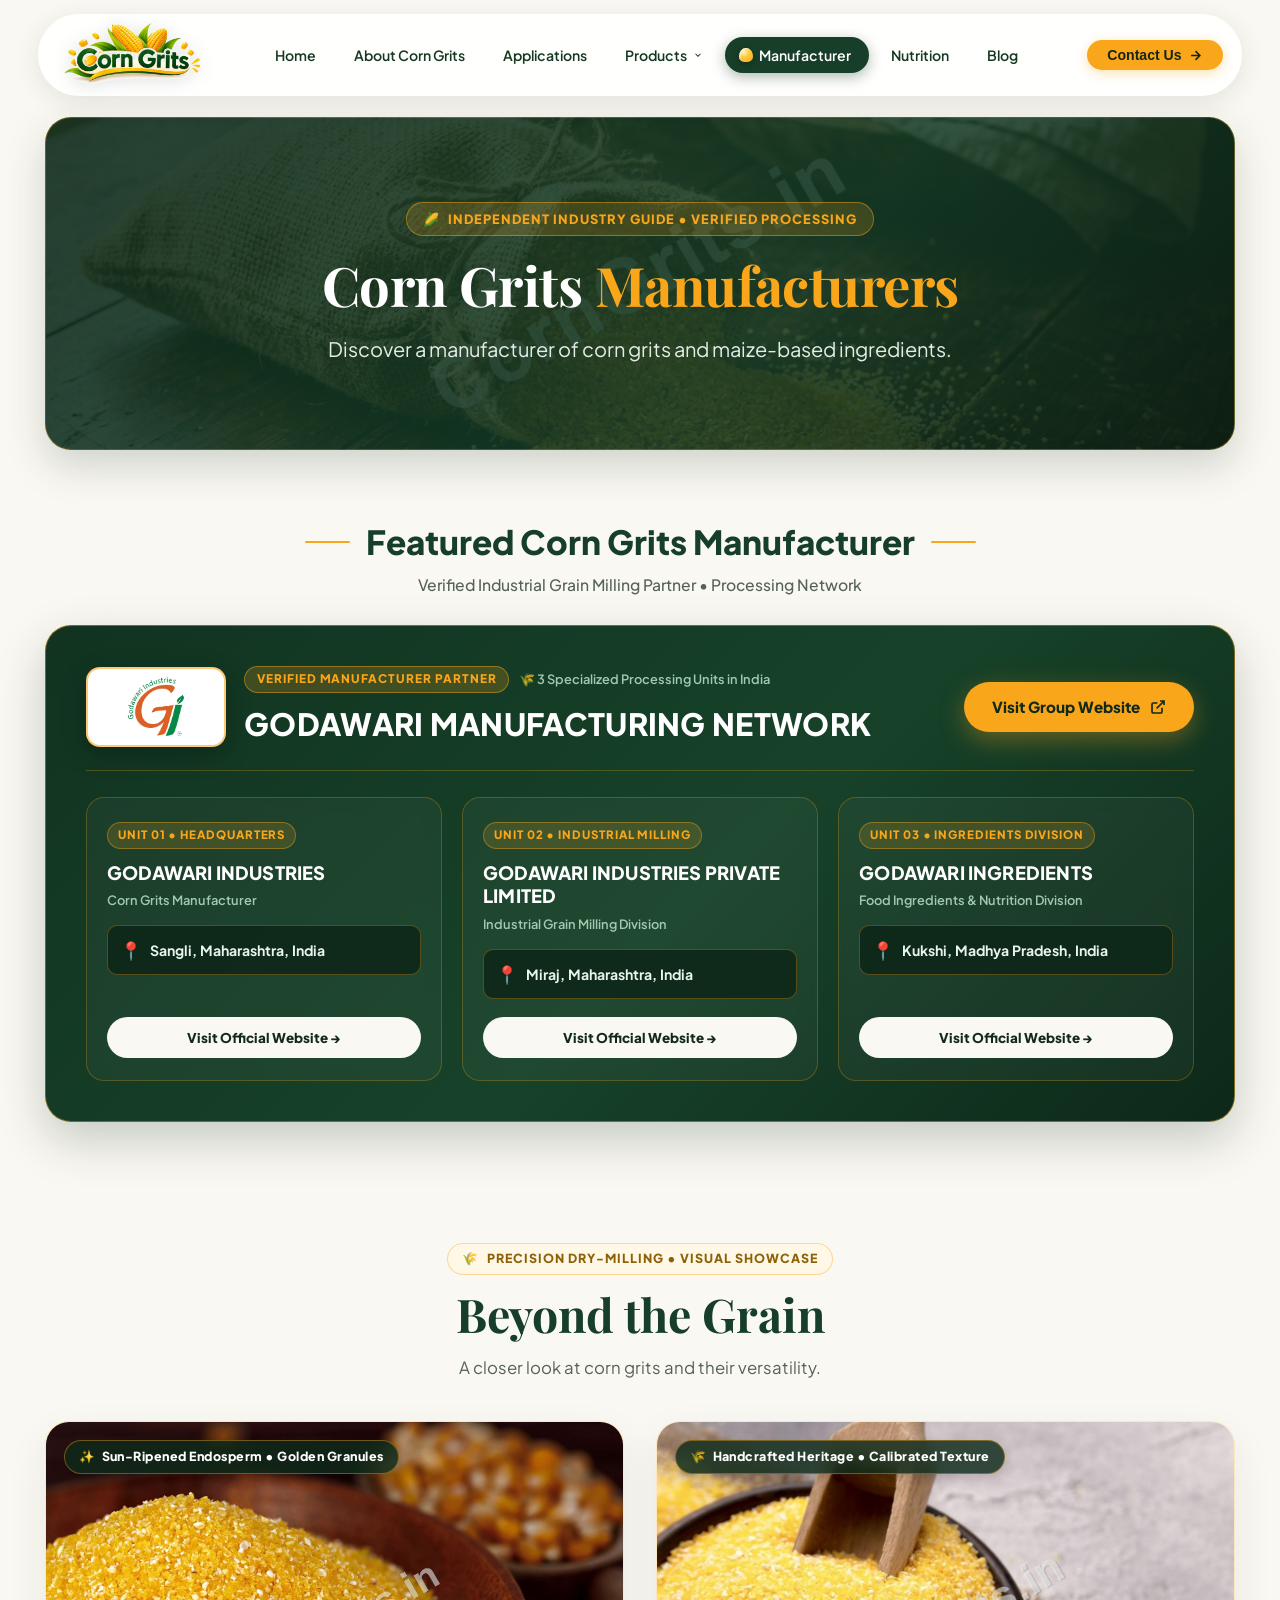
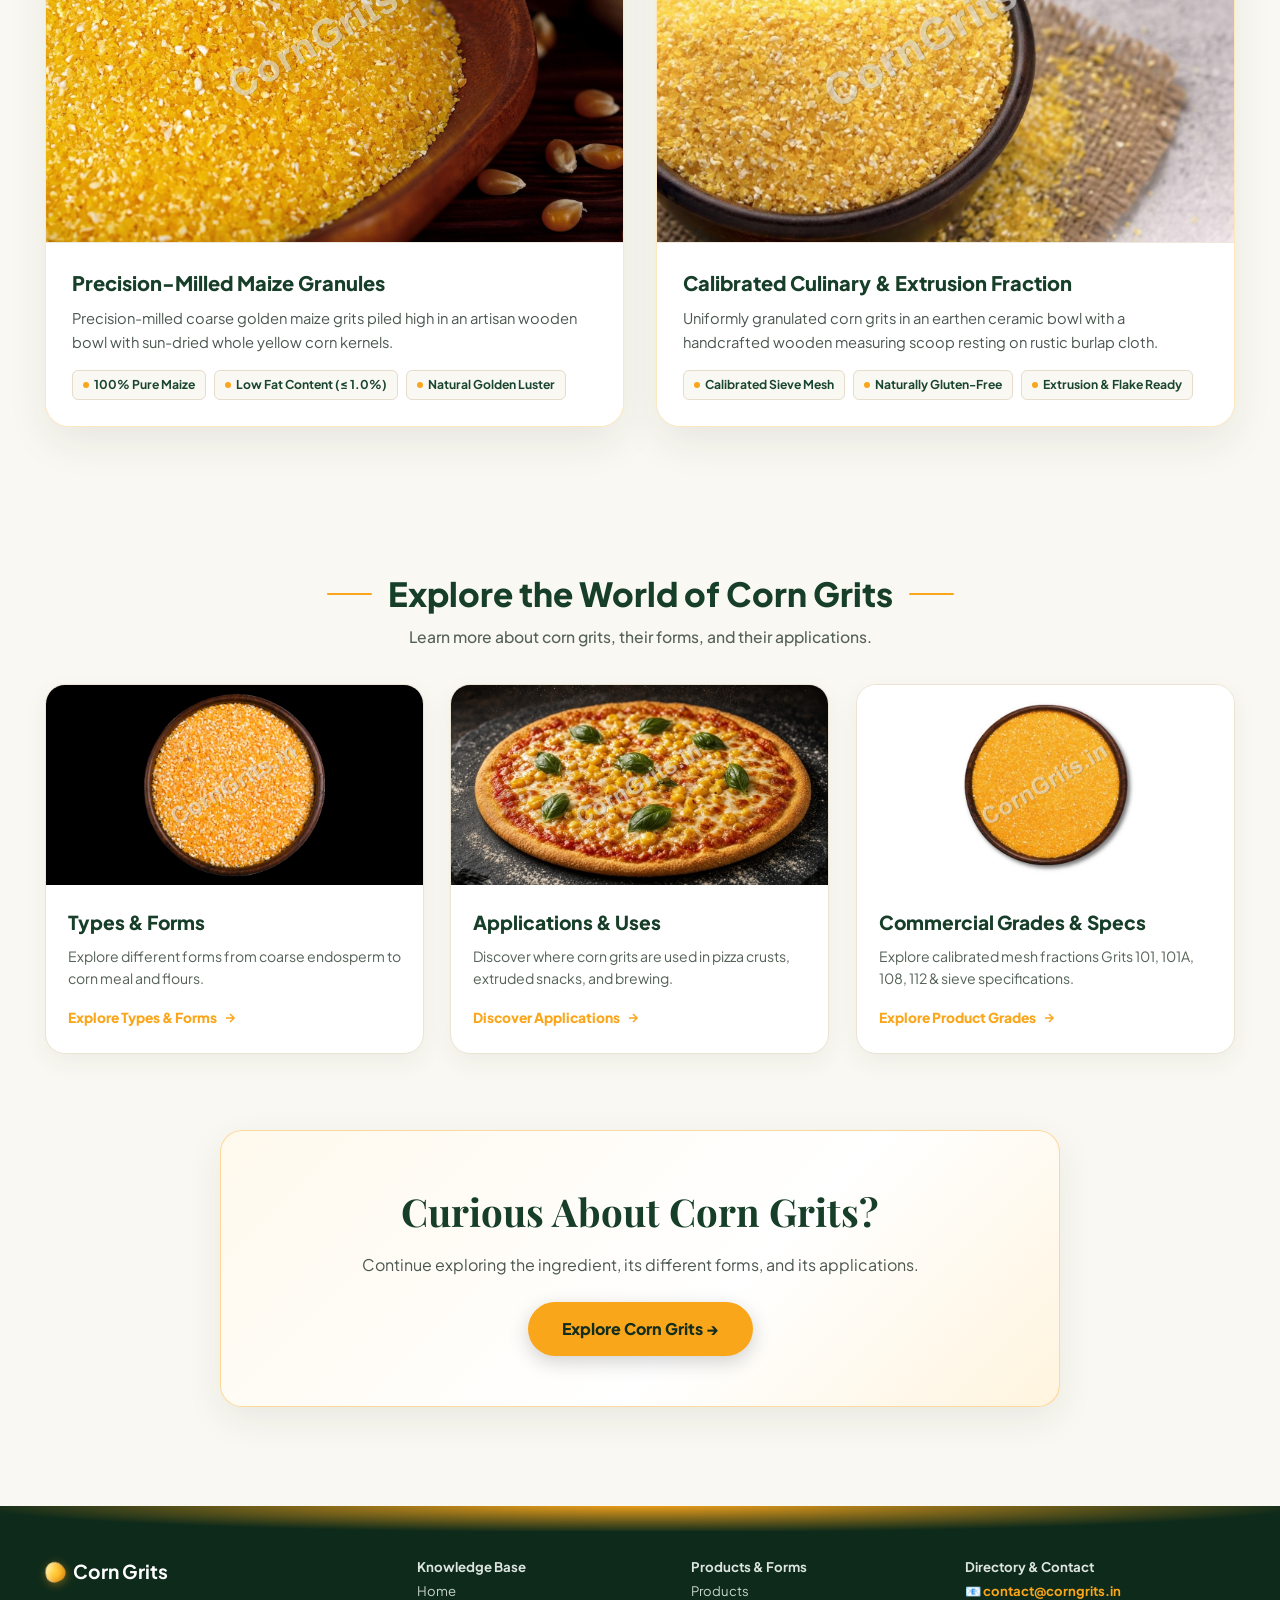
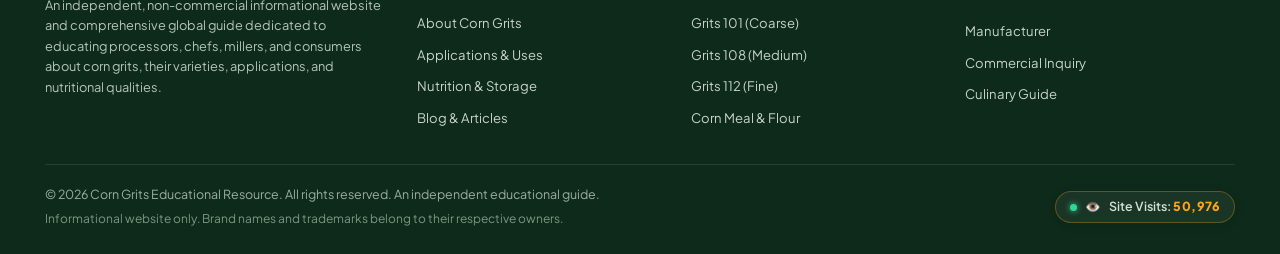
<file: manufacturer.html>
<!DOCTYPE html>
<html lang="en">
<head>
  <meta charset="UTF-8">
  <meta name="viewport" content="width=device-width, initial-scale=1.0">
  <title>Corn Grits Manufacturers | Discover Industry Processors &amp; Milling</title>
  <meta name="description" content="Discover a manufacturer of corn grits and maize-based ingredients. Explore calibrated grain granulations, industrial processing, and global culinary applications.">
  
  <link rel="preconnect" href="https://fonts.googleapis.com">
  <link rel="preconnect" href="https://fonts.gstatic.com" crossorigin>
  <link href="https://fonts.googleapis.com/css2?family=Playfair+Display:ital,wght@0,600;0,700;1,500;1,600&family=Plus+Jakarta+Sans:wght@500;600;700;800&display=swap" rel="stylesheet">
      <!-- High-Compatibility Favicon Suite -->
  <link rel="icon" type="image/svg+xml" href="favicon.svg?v=corn3">
  <link rel="icon" type="image/png" sizes="32x32" href="images/favicon-32x32.png?v=corn3">
  <link rel="icon" type="image/png" sizes="16x16" href="images/favicon-16x16.png?v=corn3">
  <link rel="shortcut icon" type="image/x-icon" href="favicon.ico?v=corn3">
  <link rel="apple-touch-icon" sizes="180x180" href="images/favicon.png?v=corn3">
  <link rel="stylesheet" href="css/style.css?v=2.9.0">
</head>
<body>

  <!-- Floating Navigation Bar -->
  <header class="header-wrap">
    <div class="navbar-pill">
      <a href="index.html" class="logo-corn" aria-label="Corn Grits Homepage">
        <img src="images/corn-grits-logo.png" alt="Corn Grits" class="brand-emblem-img" width="280" height="72">
      </a>

      <nav class="nav-links" aria-label="Main Navigation">
        <a href="index.html" class="nav-item">Home</a>
        <a href="what-are-grits.html" class="nav-item">About Corn Grits</a>
        <a href="applications.html" class="nav-item">Applications</a>
        
        <div class="nav-dropdown">
          <a href="varieties.html" class="nav-item">
            Products
            <svg width="10" height="10" viewBox="0 0 24 24" fill="none" stroke="currentColor" stroke-width="2.5"><path d="M6 9l6 6 6-6"/></svg>
          </a>
          <div class="dropdown-menu">
            <a href="varieties.html#commercial-grades" class="dropdown-link">
              <span>Grits 101 (Coarse)</span>
              <span class="dropdown-tag">10–14 Mesh</span>
            </a>
            <a href="varieties.html#commercial-grades" class="dropdown-link">
              <span>Grits 101A (Brewer's)</span>
              <span class="dropdown-tag">Low-Fat</span>
            </a>
            <a href="varieties.html#commercial-grades" class="dropdown-link">
              <span>Grits 108 (Medium)</span>
              <span class="dropdown-tag">14–20 Mesh</span>
            </a>
            <a href="varieties.html#commercial-grades" class="dropdown-link">
              <span>Grits 112 (Fine Cut)</span>
              <span class="dropdown-tag">20–30 Mesh</span>
            </a>
          </div>
        </div>

        <a href="manufacturer.html" class="nav-item is-active"><span class="nav-active-corn" aria-hidden="true"></span>Manufacturer</a>
        <a href="nutrition.html" class="nav-item">Nutrition</a>
        <a href="blog.html" class="nav-item">Blog</a>
      </nav>

      <div style="display: flex; align-items: center; gap: 10px;">
        <button class="btn-contact" data-open-modal="contact">
          <span>Contact Us</span>
          <svg width="15" height="15" viewBox="0 0 24 24" fill="none" stroke="currentColor" stroke-width="2.5"><path d="M5 12h14M12 5l7 7-7 7"/></svg>
        </button>

        <!-- Mobile Hamburger Toggle -->
        <button class="mobile-toggle" aria-label="Toggle navigation menu">
          <svg width="24" height="24" viewBox="0 0 24 24" fill="none" stroke="currentColor" stroke-width="2.2"><path d="M4 6h16M4 12h16M4 18h16"/></svg>
        </button>
      </div>
    </div>
  </header>

    <!-- Mobile Navigation Drawer -->
  <div class="mobile-nav-backdrop"></div>
  <aside class="mobile-nav-drawer" aria-label="Mobile Navigation">
    <div class="mobile-drawer-header">
      <div class="mobile-drawer-brand">
        <img src="images/corn-grits-logo.png" alt="Corn Grits" class="brand-emblem-img" style="height: 48px; width: auto;" width="190" height="48">
      </div>
      <button class="mobile-drawer-close" aria-label="Close navigation menu">&times;</button>
    </div>
    <nav class="mobile-drawer-nav">
      <a href="index.html" class="mobile-nav-link">
        <span>Home</span>
        
      </a>
      <a href="what-are-grits.html" class="mobile-nav-link">
        <span>About Corn Grits</span>
        
      </a>
      <a href="applications.html" class="mobile-nav-link">
        <span>Applications</span>
        
      </a>
      <a href="varieties.html" class="mobile-nav-link">
        <span>Products &amp; Grades</span>
        
      </a>
      <a href="varieties.html#commercial-grades" class="mobile-sub-link">&bull; Grits 101, 101A, 108, 112</a>
      <a href="manufacturer.html" class="mobile-nav-link is-active">
        <span>Manufacturer</span>
        <span class="nav-active-corn" aria-hidden="true"></span>
      </a>
      <a href="nutrition.html" class="mobile-nav-link">
        <span>Nutrition &amp; Storage</span>
        
      </a>
      <a href="blog.html" class="mobile-nav-link">
        <span>Blog &amp; Articles</span>
      </a>
    </nav>
    <div class="mobile-drawer-footer">
      <button class="btn-contact mobile-drawer-btn" data-open-modal="contact">
        <span>Contact Us &rarr;</span>
      </button>
      <a href="mailto:contact@corngrits.in" class="mobile-drawer-email">
        <span>📧 contact@corngrits.in</span>
      </a>
    </div>
  </aside>

  <!-- Main Content -->
  <main style="padding-top: 20px; padding-bottom: 40px;">
    <div class="container">

      <!-- ====================================================================
           SECTION 1: Hero Section
           ==================================================================== -->
      <section class="mfg-hero-section" data-reveal="fade-up">
        <div class="mfg-hero-inner">
          <div class="mfg-hero-badge">
            <span aria-hidden="true">🌽</span>
            <span>Independent Industry Guide &bull; Verified Processing</span>
          </div>
          <h1 class="mfg-hero-title">Corn Grits <span>Manufacturers</span></h1>
          <p class="mfg-hero-subtitle">Discover a manufacturer of corn grits and maize-based ingredients.</p>
        </div>
      </section>

      <!-- ====================================================================
           SECTION 2: Featured Manufacturer Showcase (3 Units)
           ==================================================================== -->
      <section class="featured-mfg-section" id="featured-manufacturer">
        <div class="section-gold-header" style="margin-bottom: 28px;" data-reveal="fade-up">
          <h2 class="title-with-lines">Featured Corn Grits Manufacturer</h2>
          <div class="subtitle-gold-header">Verified Industrial Grain Milling Partner &bull; Processing Network</div>
        </div>

        <div class="featured-mfg-showcase" data-reveal="fade-up">
          <!-- Header Bar: Official Logo + Title + Group Website Button -->
          <div class="mfg-showcase-header">
            <div class="mfg-brand-block">
              <div class="mfg-logo-badge">
                <img src="images/godawari-logo.png" alt="Godawari Official Logo" width="140" height="80" loading="lazy">
              </div>
              <div>
                <div style="display: flex; align-items: center; gap: 10px; flex-wrap: wrap; margin-bottom: 6px;">
                  <span style="background: rgba(250, 166, 26, 0.2); color: #FAA61A; font-size: 0.74rem; font-weight: 800; text-transform: uppercase; letter-spacing: 0.08em; padding: 3px 12px; border-radius: 50px; border: 1px solid rgba(250, 166, 26, 0.45);">
                    Verified Manufacturer Partner
                  </span>
                  <span style="color: #A3C9B2; font-size: 0.8rem; font-weight: 600;">
                    🌾 3 Specialized Processing Units in India
                  </span>
                </div>
                <h3 style="font-size: clamp(1.4rem, 2.4vw, 1.95rem); font-weight: 800; color: #FFFFFF; margin: 0; letter-spacing: 0.01em;">
                  GODAWARI MANUFACTURING NETWORK
                </h3>
              </div>
            </div>

            <div>
              <a href="https://www.godawari.com/" target="_blank" rel="noopener noreferrer" class="btn-mfg-website" style="box-shadow: 0 8px 25px rgba(250, 166, 26, 0.35);">
                <span>Visit Group Website</span>
                <svg width="16" height="16" viewBox="0 0 24 24" fill="none" stroke="currentColor" stroke-width="2.5" aria-hidden="true"><path d="M18 13v6a2 2 0 0 1-2 2H5a2 2 0 0 1-2-2V8a2 2 0 0 1 2-2h6M15 3h6v6M10 14L21 3"/></svg>
              </a>
            </div>
          </div>

          <!-- 3 Dedicated Unit Cards (Grid) -->
          <div class="mfg-units-grid">
            
            <!-- Unit 1: Godawari Industries -->
            <div class="mfg-unit-card">
              <div>
                <span class="mfg-unit-tag">Unit 01 &bull; Headquarters</span>
                <h4 class="mfg-unit-title">GODAWARI INDUSTRIES</h4>
                <span class="mfg-unit-division">Corn Grits Manufacturer</span>
                <div class="mfg-unit-address">
                  <span style="color: #FAA61A; font-size: 1.1rem;" aria-hidden="true">📍</span>
                  <span>Sangli, Maharashtra, India</span>
                </div>
              </div>
              <div>
                <a href="https://www.godawari.com/" target="_blank" rel="noopener noreferrer" class="mfg-unit-btn">
                  <span>Visit Official Website &rarr;</span>
                </a>
              </div>
            </div>

            <!-- Unit 2: Godawari Industries Private Limited -->
            <div class="mfg-unit-card">
              <div>
                <span class="mfg-unit-tag">Unit 02 &bull; Industrial Milling</span>
                <h4 class="mfg-unit-title">GODAWARI INDUSTRIES PRIVATE LIMITED</h4>
                <span class="mfg-unit-division">Industrial Grain Milling Division</span>
                <div class="mfg-unit-address">
                  <span style="color: #FAA61A; font-size: 1.1rem;" aria-hidden="true">📍</span>
                  <span>Miraj, Maharashtra, India</span>
                </div>
              </div>
              <div>
                <a href="https://www.godawari.com/" target="_blank" rel="noopener noreferrer" class="mfg-unit-btn">
                  <span>Visit Official Website &rarr;</span>
                </a>
              </div>
            </div>

            <!-- Unit 3: Godawari Ingredients -->
            <div class="mfg-unit-card">
              <div>
                <span class="mfg-unit-tag">Unit 03 &bull; Ingredients Division</span>
                <h4 class="mfg-unit-title">GODAWARI INGREDIENTS</h4>
                <span class="mfg-unit-division">Food Ingredients &amp; Nutrition Division</span>
                <div class="mfg-unit-address">
                  <span style="color: #FAA61A; font-size: 1.1rem;" aria-hidden="true">📍</span>
                  <span>Kukshi, Madhya Pradesh, India</span>
                </div>
              </div>
              <div>
                <a href="https://www.godawari.com/" target="_blank" rel="noopener noreferrer" class="mfg-unit-btn">
                  <span>Visit Official Website &rarr;</span>
                </a>
              </div>
            </div>

          </div>
        </div>
      </section>

      <!-- ====================================================================
           SECTION 3: Product Focus (Beyond the Grain)
           ==================================================================== -->
      <section class="beyond-grain-section" id="beyond-the-grain">
        <div class="beyond-grain-header" data-reveal="fade-up">
          <div class="beyond-grain-eyebrow">
            <span aria-hidden="true">🌾</span>
            <span>Precision Dry-Milling &bull; Visual Showcase</span>
          </div>
          <h2 class="beyond-grain-title">Beyond the Grain</h2>
          <p class="beyond-grain-subtitle">A closer look at corn grits and their versatility.</p>
        </div>

        <div class="beyond-grain-grid">
          <!-- Card 1 (Left): cg 1.jpg -->
          <article class="editorial-card" data-reveal="slide-left">
            <div class="editorial-img-wrap">
              <img src="images/cg 1.jpg" alt="Artisan wooden bowl piled high with sun-golden corn grits and whole corn kernels" class="editorial-img" width="2048" height="1365" loading="lazy">
              <div class="editorial-floating-pill">
                <span aria-hidden="true">✨</span>
                <span>Sun-Ripened Endosperm &bull; Golden Granules</span>
              </div>
            </div>
            <div class="editorial-caption-box">
              <div class="editorial-card-title">
                <span>Precision-Milled Maize Granules</span>
              </div>
              <p class="editorial-caption-text">
                Precision-milled coarse golden maize grits piled high in an artisan wooden bowl with sun-dried whole yellow corn kernels.
              </p>
              <div class="editorial-tags-row">
                <span class="editorial-tag-item">100% Pure Maize</span>
                <span class="editorial-tag-item">Low Fat Content (&le; 1.0%)</span>
                <span class="editorial-tag-item">Natural Golden Luster</span>
              </div>
            </div>
          </article>

          <!-- Card 2 (Right): cg 2.jpg -->
          <article class="editorial-card" data-reveal="slide-right" style="transition-delay: 0.15s;">
            <div class="editorial-img-wrap">
              <img src="images/cg 2.jpg" alt="Calibrated corn grits in a ceramic bowl with handcrafted wooden scoop on rustic burlap cloth" class="editorial-img" width="1920" height="1080" loading="lazy">
              <div class="editorial-floating-pill">
                <span aria-hidden="true">🌾</span>
                <span>Handcrafted Heritage &bull; Calibrated Texture</span>
              </div>
            </div>
            <div class="editorial-caption-box">
              <div class="editorial-card-title">
                <span>Calibrated Culinary &amp; Extrusion Fraction</span>
              </div>
              <p class="editorial-caption-text">
                Uniformly granulated corn grits in an earthen ceramic bowl with a handcrafted wooden measuring scoop resting on rustic burlap cloth.
              </p>
              <div class="editorial-tags-row">
                <span class="editorial-tag-item">Calibrated Sieve Mesh</span>
                <span class="editorial-tag-item">Naturally Gluten-Free</span>
                <span class="editorial-tag-item">Extrusion &amp; Flake Ready</span>
              </div>
            </div>
          </article>
        </div>
      </section>

      <!-- ====================================================================
           SECTION 4: Explore More
           ==================================================================== -->
      <section class="explore-more-section" id="explore-more">
        <div class="section-gold-header" data-reveal="fade-up">
          <h2 class="title-with-lines">Explore the World of Corn Grits</h2>
          <div class="subtitle-gold-header">Learn more about corn grits, their forms, and their applications.</div>
        </div>

        <div class="explore-grid-3">
          <!-- Card 1: Types & Forms -->
          <a href="varieties.html" class="explore-card" data-reveal="fade-up">
            <div class="explore-img-wrap">
              <img src="images/grades/grits-101.jpg" alt="Types and calibrated forms of corn grits" class="explore-img" width="400" height="260" loading="lazy">
            </div>
            <div class="explore-body">
              <h3 class="explore-card-title">Types &amp; Forms</h3>
              <p class="explore-card-desc">Explore different forms from coarse endosperm to corn meal and flours.</p>
              <span class="explore-card-link">
                <span>Explore Types &amp; Forms</span>
                <svg width="14" height="14" viewBox="0 0 24 24" fill="none" stroke="currentColor" stroke-width="2.5"><path d="M5 12h14M12 5l7 7-7 7"/></svg>
              </span>
            </div>
          </a>

          <!-- Card 2: Applications -->
          <a href="applications.html" class="explore-card" data-reveal="fade-up" style="transition-delay: 0.1s;">
            <div class="explore-img-wrap">
              <img src="images/applications/pizza-crust.jpg" alt="Corn grits used in pizza crusts, snacks, and polenta" class="explore-img" width="400" height="260" loading="lazy">
            </div>
            <div class="explore-body">
              <h3 class="explore-card-title">Applications &amp; Uses</h3>
              <p class="explore-card-desc">Discover where corn grits are used in pizza crusts, extruded snacks, and brewing.</p>
              <span class="explore-card-link">
                <span>Discover Applications</span>
                <svg width="14" height="14" viewBox="0 0 24 24" fill="none" stroke="currentColor" stroke-width="2.5"><path d="M5 12h14M12 5l7 7-7 7"/></svg>
              </span>
            </div>
          </a>

          <!-- Card 3: Commercial Grades & Specs (Linked to Products page) -->
          <a href="varieties.html#commercial-grades" class="explore-card" data-reveal="fade-up" style="transition-delay: 0.2s;">
            <div class="explore-img-wrap">
              <img src="images/grades/grits-108.jpg" alt="Commercial grades and calibrated sieve specifications of corn grits" class="explore-img" width="400" height="260" loading="lazy">
            </div>
            <div class="explore-body">
              <h3 class="explore-card-title">Commercial Grades &amp; Specs</h3>
              <p class="explore-card-desc">Explore calibrated mesh fractions Grits 101, 101A, 108, 112 &amp; sieve specifications.</p>
              <span class="explore-card-link">
                <span>Explore Product Grades</span>
                <svg width="14" height="14" viewBox="0 0 24 24" fill="none" stroke="currentColor" stroke-width="2.5"><path d="M5 12h14M12 5l7 7-7 7"/></svg>
              </span>
            </div>
          </a>
        </div>
      </section>

      <!-- ====================================================================
           SECTION 5: Closing CTA
           ==================================================================== -->
      <section class="closing-cta-section" data-reveal="fade-up">
        <div class="closing-cta-card">
          <h2 class="closing-cta-title">Curious About Corn Grits?</h2>
          <p class="closing-cta-text">Continue exploring the ingredient, its different forms, and its applications.</p>
          <div>
            <a href="varieties.html" class="btn-know-more" style="background: var(--color-gold); color: #142E1D; font-weight: 800; padding: 14px 34px; font-size: 1rem; box-shadow: 0 6px 20px rgba(0,0,0,0.18);">
              <span>Explore Corn Grits &rarr;</span>
            </a>
          </div>
        </div>
      </section>

    </div>
  </main>

  <!-- Footer with Golden Curved Wave (Exact Mockup Match) -->
  <footer class="footer-wave">
    <div class="footer-wave-top"></div>
    <div class="container">
      <div class="footer-grid">
        <!-- Brand Summary -->
        <div class="footer-brand">
          <h4>
            <span class="corn-kernel-icon" style="width: 20px; height: 20px;"></span>
            Corn Grits
          </h4>
          <p class="footer-notice">
            An independent, non-commercial informational website and comprehensive global guide dedicated to educating processors, chefs, millers, and consumers about corn grits, their varieties, applications, and nutritional qualities.
          </p>
        </div>

        <!-- Quick Links -->
        <div class="footer-col">
          <h5>Knowledge Base</h5>
          <ul class="footer-links">
            <li><a href="index.html">Home</a></li>
            <li><a href="what-are-grits.html">About Corn Grits</a></li>
            <li><a href="applications.html">Applications &amp; Uses</a></li>
            <li><a href="nutrition.html">Nutrition &amp; Storage</a></li>
            <li><a href="blog.html">Blog &amp; Articles</a></li>
          </ul>
        </div>

        <!-- Forms & Specs -->
        <div class="footer-col">
          <h5>Products &amp; Forms</h5>
          <ul class="footer-links">
            <li><a href="varieties.html">Products</a></li>
            <li><a href="varieties.html#commercial-grades">Grits 101 (Coarse)</a></li>
            <li><a href="varieties.html#commercial-grades">Grits 108 (Medium)</a></li>
            <li><a href="varieties.html#commercial-grades">Grits 112 (Fine)</a></li>
            <li><a href="varieties.html#commercial-grades">Corn Meal &amp; Flour</a></li>
          </ul>
        </div>

        <!-- Industry & Legal -->
        <div class="footer-col">
          <h5>Directory &amp; Contact</h5>
          <ul class="footer-links">
            <li style="margin-bottom: 8px;"><a href="mailto:contact@corngrits.in" style="color: #FAA61A; font-weight: 700; text-decoration: none;">📧 contact@corngrits.in</a></li>
            <li><a href="manufacturer.html">Manufacturer</a></li>
            <li><a href="#" data-open-modal="contact">Commercial Inquiry</a></li>
            <li><a href="index.html#applications">Culinary Guide</a></li>
          </ul>
        </div>
      </div>

      <div class="footer-bottom">
        <div>
          <p>&copy; 2026 Corn Grits Educational Resource. All rights reserved. An independent educational guide.</p>
          <p style="font-size: 0.75rem; color: #7B9685; margin-top: 4px;">Informational website only. Brand names and trademarks belong to their respective owners.</p>
        </div>
        <div class="visitor-counter-badge" aria-label="Website Visitor Counter">
          <span class="visitor-counter-dot" aria-hidden="true"></span>
          <span class="visitor-counter-icon" aria-hidden="true">👁️</span>
          <span>Site Visits: <strong class="visitor-count-number">12,480</strong></span>
        </div>
      </div>
    </div>
  </footer>

  <!-- Contact Us Modal -->
  <div id="contactModal" class="modal-overlay" aria-hidden="true" role="dialog" aria-modal="true" aria-labelledby="modalTitle">
    <div class="modal-card">
      <button id="closeContactModal" class="modal-close" aria-label="Close dialog">&times;</button>
      
      <div style="text-align: center; margin-bottom: 20px;">
        <span style="font-size: 0.8rem; font-weight: 700; color: #FAA61A; text-transform: uppercase; letter-spacing: 0.08em;">Commercial Inquiry</span>
        <h3 id="modalTitle" style="color: #163E28; font-size: 1.6rem; font-weight: 800; margin-top: 2px;">Inquire for Supply</h3>
        <p id="modalSubtitle" style="font-size: 0.85rem; color: #5B665E; margin-top: 4px;">Connect with Certified Suppliers &amp; Millers</p>
      </div>

      <form action="https://formsubmit.co/contact@corngrits.in" method="POST">
        <input type="hidden" name="_captcha" value="false">
        <input type="hidden" name="_template" value="table">
        <input type="hidden" name="_subject" value="New Corn Grits Commercial Inquiry">
        <div class="form-row-2">
          <div class="form-group">
            <label class="form-label" for="contactName">Your Name</label>
            <input type="text" id="contactName" class="form-control" required placeholder="Full Name">
          </div>

          <div class="form-group">
            <label class="form-label" for="contactCompany">Company / Business Name</label>
            <input type="text" id="contactCompany" class="form-control" placeholder="Company Name">
          </div>
        </div>

        <div class="form-row-2">
          <div class="form-group">
            <label class="form-label" for="contactEmail">Email Address</label>
            <input type="email" id="contactEmail" class="form-control" required placeholder="name@company.com">
          </div>

          <div class="form-group">
            <label class="form-label" for="contactProduct">Product of Interest</label>
            <select id="contactProduct" class="form-control">
              <option value="Corn Grits 101 (Coarse / Flaking)">Corn Grits 101 (Coarse / Flaking)</option>
              <option value="Corn Grits 101A (Brewer's Low-Fat)">Corn Grits 101A (Brewer's Low-Fat)</option>
              <option value="Corn Grits 108 (Medium Granulation)">Corn Grits 108 (Medium Granulation)</option>
              <option value="Corn Grits 112 (Fine Cut)">Corn Grits 112 (Fine Cut)</option>
              <option value="Corn Meal">Corn Meal</option>
              <option value="Corn Flour">Corn Flour</option>
              <option value="Maize Broken">Maize Broken</option>
              <option value="Bulk / Custom Mesh Specification">Bulk / Custom Mesh Specification</option>
            </select>
          </div>
        </div>

        <div class="form-group">
          <label class="form-label" for="contactMessage">Volume &amp; Requirements</label>
          <textarea id="contactMessage" class="form-control" rows="3" placeholder="Tell us about required quantity (MT), packaging, or destination..."></textarea>
        </div>

        <button type="submit" class="btn-contact" style="width: 100%; justify-content: center; padding: 12px; font-size: 0.95rem; font-weight: 700;">
          <span>Submit Commercial Inquiry &rarr;</span>
        </button>
        <div style="text-align: center; margin-top: 14px; font-size: 0.82rem; color: #6A776D;">
          Prefer direct email? Send specs to: <a href="mailto:contact@corngrits.in" style="color: #163E28; font-weight: 700; text-decoration: underline;">contact@corngrits.in</a>
        </div>
      </form>
    </div>
  </div>

  <script src="js/main.js?v=2.9.0"></script>
</body>
</html>
</file>
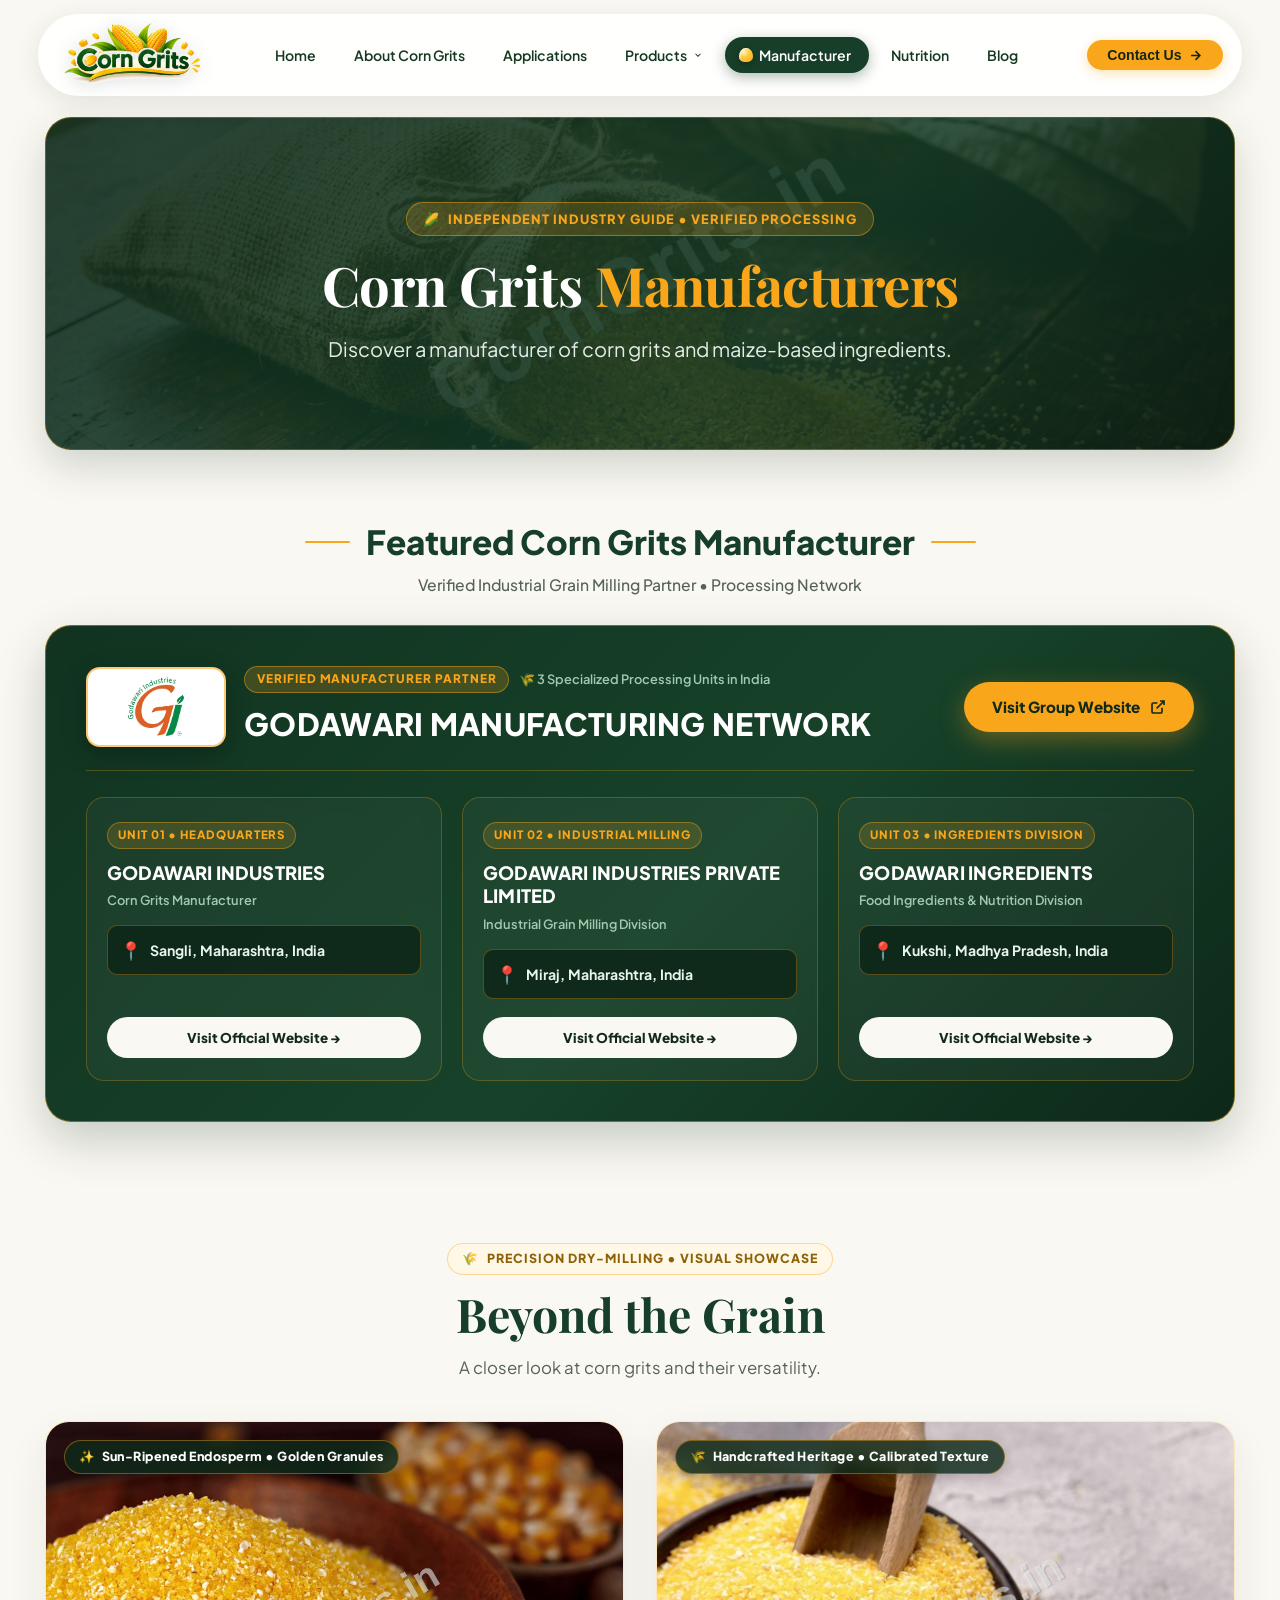
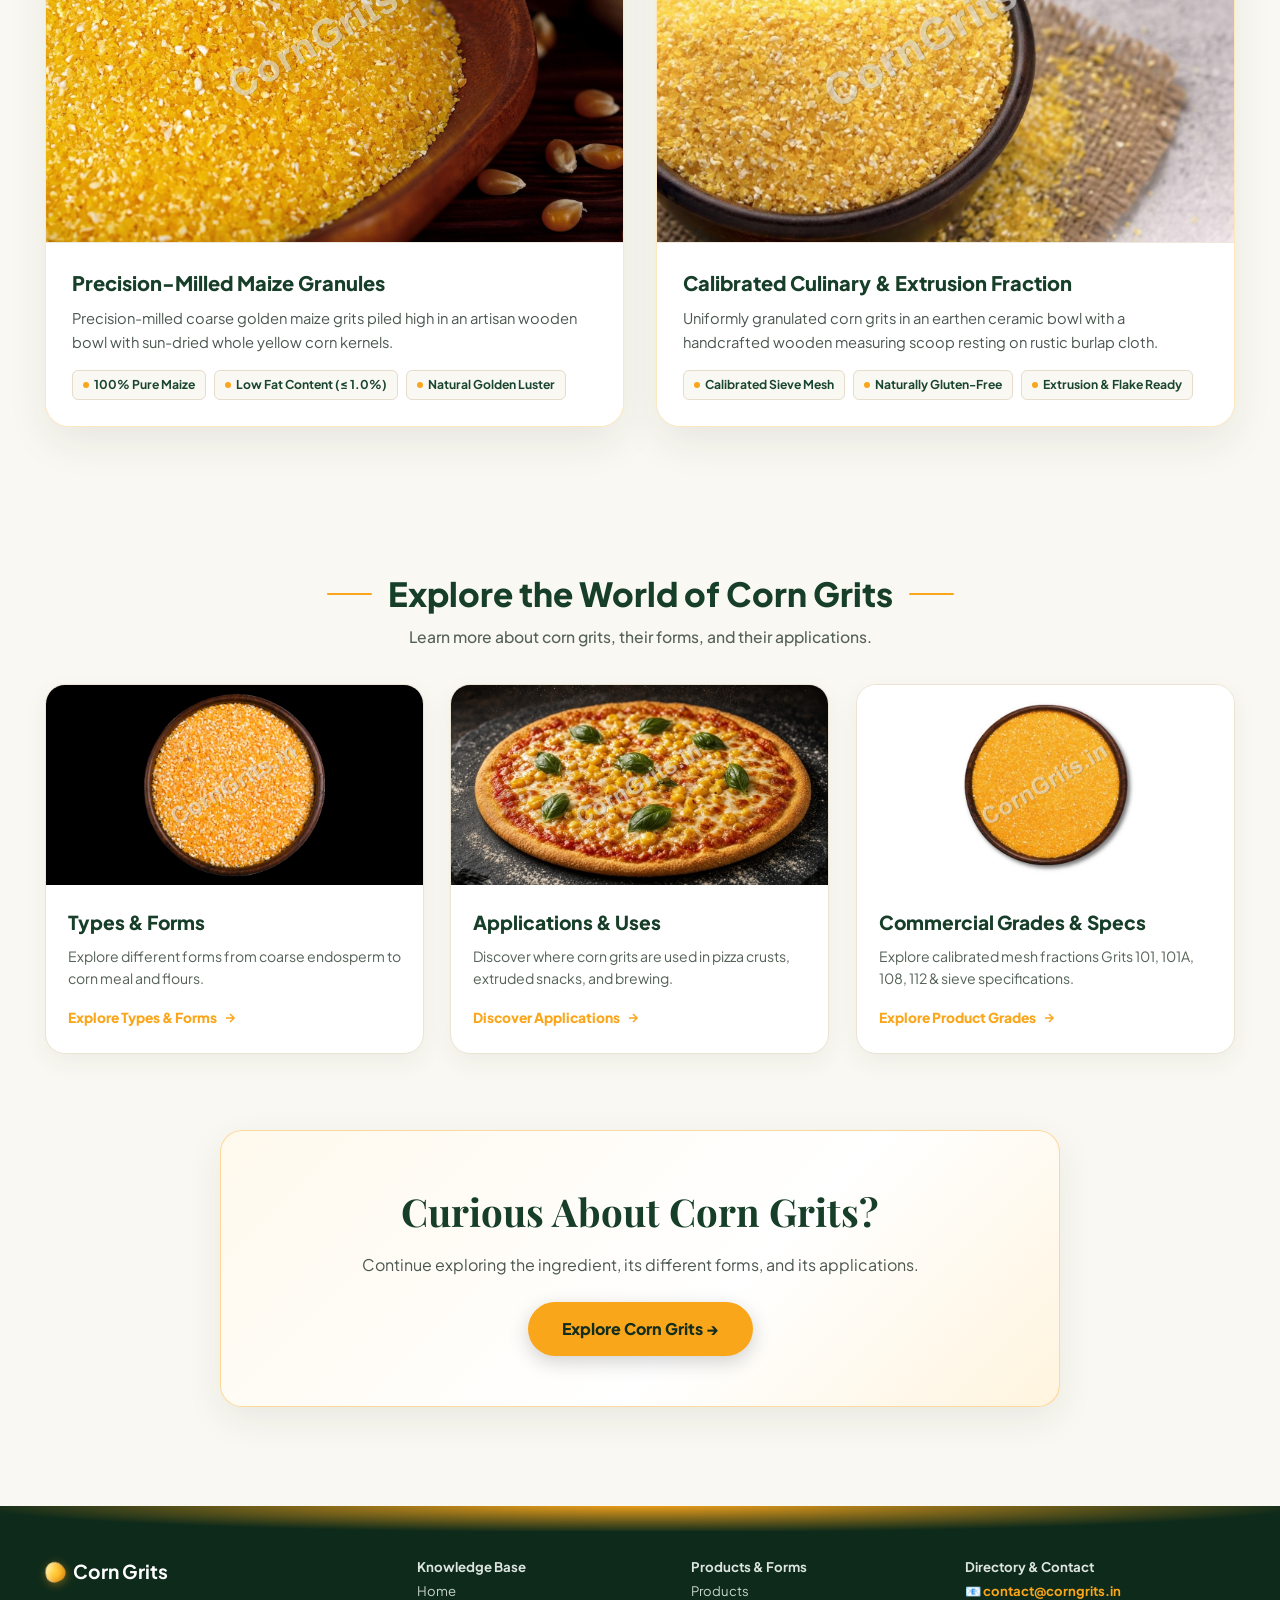
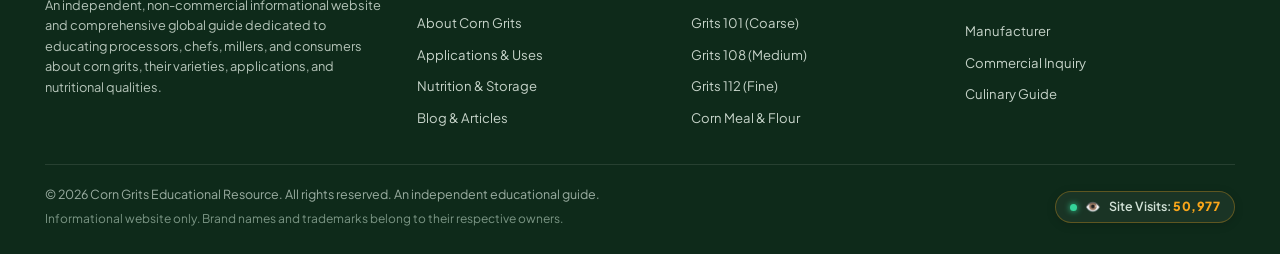
<file: manufacturers.html>
<!DOCTYPE html>
<html lang="en">
<head>
  <meta charset="UTF-8">
  <meta name="viewport" content="width=device-width, initial-scale=1.0">
  <title>Corn Grits Manufacturers | Discover Industry Processors &amp; Milling</title>
  <meta name="description" content="Discover a manufacturer of corn grits and maize-based ingredients. Explore calibrated grain granulations, industrial processing, and global culinary applications.">
  
  <link rel="preconnect" href="https://fonts.googleapis.com">
  <link rel="preconnect" href="https://fonts.gstatic.com" crossorigin>
  <link href="https://fonts.googleapis.com/css2?family=Playfair+Display:ital,wght@0,600;0,700;1,500;1,600&family=Plus+Jakarta+Sans:wght@500;600;700;800&display=swap" rel="stylesheet">
      <!-- High-Compatibility Favicon Suite -->
  <link rel="icon" type="image/svg+xml" href="favicon.svg?v=corn3">
  <link rel="icon" type="image/png" sizes="32x32" href="images/favicon-32x32.png?v=corn3">
  <link rel="icon" type="image/png" sizes="16x16" href="images/favicon-16x16.png?v=corn3">
  <link rel="shortcut icon" type="image/x-icon" href="favicon.ico?v=corn3">
  <link rel="apple-touch-icon" sizes="180x180" href="images/favicon.png?v=corn3">
  <link rel="stylesheet" href="css/style.css?v=2.9.0">
</head>
<body>

  <!-- Floating Navigation Bar -->
  <header class="header-wrap">
    <div class="navbar-pill">
      <a href="index.html" class="logo-corn" aria-label="Corn Grits Homepage">
        <img src="images/corn-grits-logo.png" alt="Corn Grits" class="brand-emblem-img" width="280" height="72">
      </a>

      <nav class="nav-links" aria-label="Main Navigation">
        <a href="index.html" class="nav-item">Home</a>
        <a href="what-are-grits.html" class="nav-item">About Corn Grits</a>
        <a href="applications.html" class="nav-item">Applications</a>
        
        <div class="nav-dropdown">
          <a href="varieties.html" class="nav-item">
            Products
            <svg width="10" height="10" viewBox="0 0 24 24" fill="none" stroke="currentColor" stroke-width="2.5"><path d="M6 9l6 6 6-6"/></svg>
          </a>
          <div class="dropdown-menu">
            <a href="varieties.html#commercial-grades" class="dropdown-link">
              <span>Grits 101 (Coarse)</span>
              <span class="dropdown-tag">10–14 Mesh</span>
            </a>
            <a href="varieties.html#commercial-grades" class="dropdown-link">
              <span>Grits 101A (Brewer's)</span>
              <span class="dropdown-tag">Low-Fat</span>
            </a>
            <a href="varieties.html#commercial-grades" class="dropdown-link">
              <span>Grits 108 (Medium)</span>
              <span class="dropdown-tag">14–20 Mesh</span>
            </a>
            <a href="varieties.html#commercial-grades" class="dropdown-link">
              <span>Grits 112 (Fine Cut)</span>
              <span class="dropdown-tag">20–30 Mesh</span>
            </a>
          </div>
        </div>

        <a href="manufacturers.html" class="nav-item is-active"><span class="nav-active-corn" aria-hidden="true"></span>Manufacturer</a>
        <a href="nutrition.html" class="nav-item">Nutrition</a>
        <a href="blog.html" class="nav-item">Blog</a>
      </nav>

      <div style="display: flex; align-items: center; gap: 10px;">
        <button class="btn-contact" data-open-modal="contact">
          <span>Contact Us</span>
          <svg width="15" height="15" viewBox="0 0 24 24" fill="none" stroke="currentColor" stroke-width="2.5"><path d="M5 12h14M12 5l7 7-7 7"/></svg>
        </button>

        <!-- Mobile Hamburger Toggle -->
        <button class="mobile-toggle" aria-label="Toggle navigation menu">
          <svg width="24" height="24" viewBox="0 0 24 24" fill="none" stroke="currentColor" stroke-width="2.2"><path d="M4 6h16M4 12h16M4 18h16"/></svg>
        </button>
      </div>
    </div>
  </header>

    <!-- Mobile Navigation Drawer -->
  <div class="mobile-nav-backdrop"></div>
  <aside class="mobile-nav-drawer" aria-label="Mobile Navigation">
    <div class="mobile-drawer-header">
      <div class="mobile-drawer-brand">
        <img src="images/corn-grits-logo.png" alt="Corn Grits" class="brand-emblem-img" style="height: 48px; width: auto;" width="190" height="48">
      </div>
      <button class="mobile-drawer-close" aria-label="Close navigation menu">&times;</button>
    </div>
    <nav class="mobile-drawer-nav">
      <a href="index.html" class="mobile-nav-link">
        <span>Home</span>
        
      </a>
      <a href="what-are-grits.html" class="mobile-nav-link">
        <span>About Corn Grits</span>
        
      </a>
      <a href="applications.html" class="mobile-nav-link">
        <span>Applications</span>
        
      </a>
      <a href="varieties.html" class="mobile-nav-link">
        <span>Products &amp; Grades</span>
        
      </a>
      <a href="varieties.html#commercial-grades" class="mobile-sub-link">&bull; Grits 101, 101A, 108, 112</a>
      <a href="manufacturer.html" class="mobile-nav-link is-active">
        <span>Manufacturer</span>
        <span class="nav-active-corn" aria-hidden="true"></span>
      </a>
      <a href="nutrition.html" class="mobile-nav-link">
        <span>Nutrition &amp; Storage</span>
        
      </a>
      <a href="blog.html" class="mobile-nav-link">
        <span>Blog &amp; Articles</span>
      </a>
    </nav>
    <div class="mobile-drawer-footer">
      <button class="btn-contact mobile-drawer-btn" data-open-modal="contact">
        <span>Contact Us &rarr;</span>
      </button>
      <a href="mailto:contact@corngrits.in" class="mobile-drawer-email">
        <span>📧 contact@corngrits.in</span>
      </a>
    </div>
  </aside>

  <!-- Main Content -->
  <main style="padding-top: 20px; padding-bottom: 40px;">
    <div class="container">

      <!-- ====================================================================
           SECTION 1: Hero Section
           ==================================================================== -->
      <section class="mfg-hero-section" data-reveal="fade-up">
        <div class="mfg-hero-inner">
          <div class="mfg-hero-badge">
            <span aria-hidden="true">🌽</span>
            <span>Independent Industry Guide &bull; Verified Processing</span>
          </div>
          <h1 class="mfg-hero-title">Corn Grits <span>Manufacturers</span></h1>
          <p class="mfg-hero-subtitle">Discover a manufacturer of corn grits and maize-based ingredients.</p>
        </div>
      </section>

      <!-- ====================================================================
           SECTION 2: Featured Manufacturer Showcase (3 Units)
           ==================================================================== -->
      <section class="featured-mfg-section" id="featured-manufacturer">
        <div class="section-gold-header" style="margin-bottom: 28px;" data-reveal="fade-up">
          <h2 class="title-with-lines">Featured Corn Grits Manufacturer</h2>
          <div class="subtitle-gold-header">Verified Industrial Grain Milling Partner &bull; Processing Network</div>
        </div>

        <div class="featured-mfg-showcase" data-reveal="fade-up">
          <!-- Header Bar: Official Logo + Title + Group Website Button -->
          <div class="mfg-showcase-header">
            <div class="mfg-brand-block">
              <div class="mfg-logo-badge">
                <img src="images/godawari-logo.png" alt="Godawari Official Logo" width="140" height="80" loading="lazy">
              </div>
              <div>
                <div style="display: flex; align-items: center; gap: 10px; flex-wrap: wrap; margin-bottom: 6px;">
                  <span style="background: rgba(250, 166, 26, 0.2); color: #FAA61A; font-size: 0.74rem; font-weight: 800; text-transform: uppercase; letter-spacing: 0.08em; padding: 3px 12px; border-radius: 50px; border: 1px solid rgba(250, 166, 26, 0.45);">
                    Verified Manufacturer Partner
                  </span>
                  <span style="color: #A3C9B2; font-size: 0.8rem; font-weight: 600;">
                    🌾 3 Specialized Processing Units in India
                  </span>
                </div>
                <h3 style="font-size: clamp(1.4rem, 2.4vw, 1.95rem); font-weight: 800; color: #FFFFFF; margin: 0; letter-spacing: 0.01em;">
                  GODAWARI MANUFACTURING NETWORK
                </h3>
              </div>
            </div>

            <div>
              <a href="https://www.godawari.com/" target="_blank" rel="noopener noreferrer" class="btn-mfg-website" style="box-shadow: 0 8px 25px rgba(250, 166, 26, 0.35);">
                <span>Visit Group Website</span>
                <svg width="16" height="16" viewBox="0 0 24 24" fill="none" stroke="currentColor" stroke-width="2.5" aria-hidden="true"><path d="M18 13v6a2 2 0 0 1-2 2H5a2 2 0 0 1-2-2V8a2 2 0 0 1 2-2h6M15 3h6v6M10 14L21 3"/></svg>
              </a>
            </div>
          </div>

          <!-- 3 Dedicated Unit Cards (Grid) -->
          <div class="mfg-units-grid">
            
            <!-- Unit 1: Godawari Industries -->
            <div class="mfg-unit-card">
              <div>
                <span class="mfg-unit-tag">Unit 01 &bull; Headquarters</span>
                <h4 class="mfg-unit-title">GODAWARI INDUSTRIES</h4>
                <span class="mfg-unit-division">Corn Grits Manufacturer</span>
                <div class="mfg-unit-address">
                  <span style="color: #FAA61A; font-size: 1.1rem;" aria-hidden="true">📍</span>
                  <span>Sangli, Maharashtra, India</span>
                </div>
              </div>
              <div>
                <a href="https://www.godawari.com/" target="_blank" rel="noopener noreferrer" class="mfg-unit-btn">
                  <span>Visit Official Website &rarr;</span>
                </a>
              </div>
            </div>

            <!-- Unit 2: Godawari Industries Private Limited -->
            <div class="mfg-unit-card">
              <div>
                <span class="mfg-unit-tag">Unit 02 &bull; Industrial Milling</span>
                <h4 class="mfg-unit-title">GODAWARI INDUSTRIES PRIVATE LIMITED</h4>
                <span class="mfg-unit-division">Industrial Grain Milling Division</span>
                <div class="mfg-unit-address">
                  <span style="color: #FAA61A; font-size: 1.1rem;" aria-hidden="true">📍</span>
                  <span>Miraj, Maharashtra, India</span>
                </div>
              </div>
              <div>
                <a href="https://www.godawari.com/" target="_blank" rel="noopener noreferrer" class="mfg-unit-btn">
                  <span>Visit Official Website &rarr;</span>
                </a>
              </div>
            </div>

            <!-- Unit 3: Godawari Ingredients -->
            <div class="mfg-unit-card">
              <div>
                <span class="mfg-unit-tag">Unit 03 &bull; Ingredients Division</span>
                <h4 class="mfg-unit-title">GODAWARI INGREDIENTS</h4>
                <span class="mfg-unit-division">Food Ingredients &amp; Nutrition Division</span>
                <div class="mfg-unit-address">
                  <span style="color: #FAA61A; font-size: 1.1rem;" aria-hidden="true">📍</span>
                  <span>Kukshi, Madhya Pradesh, India</span>
                </div>
              </div>
              <div>
                <a href="https://www.godawari.com/" target="_blank" rel="noopener noreferrer" class="mfg-unit-btn">
                  <span>Visit Official Website &rarr;</span>
                </a>
              </div>
            </div>

          </div>
        </div>
      </section>

      <!-- ====================================================================
           SECTION 3: Product Focus (Beyond the Grain)
           ==================================================================== -->
      <section class="beyond-grain-section" id="beyond-the-grain">
        <div class="beyond-grain-header" data-reveal="fade-up">
          <div class="beyond-grain-eyebrow">
            <span aria-hidden="true">🌾</span>
            <span>Precision Dry-Milling &bull; Visual Showcase</span>
          </div>
          <h2 class="beyond-grain-title">Beyond the Grain</h2>
          <p class="beyond-grain-subtitle">A closer look at corn grits and their versatility.</p>
        </div>

        <div class="beyond-grain-grid">
          <!-- Card 1 (Left): cg 1.jpg -->
          <article class="editorial-card" data-reveal="slide-left">
            <div class="editorial-img-wrap">
              <img src="images/cg 1.jpg" alt="Artisan wooden bowl piled high with sun-golden corn grits and whole corn kernels" class="editorial-img" width="2048" height="1365" loading="lazy">
              <div class="editorial-floating-pill">
                <span aria-hidden="true">✨</span>
                <span>Sun-Ripened Endosperm &bull; Golden Granules</span>
              </div>
            </div>
            <div class="editorial-caption-box">
              <div class="editorial-card-title">
                <span>Precision-Milled Maize Granules</span>
              </div>
              <p class="editorial-caption-text">
                Precision-milled coarse golden maize grits piled high in an artisan wooden bowl with sun-dried whole yellow corn kernels.
              </p>
              <div class="editorial-tags-row">
                <span class="editorial-tag-item">100% Pure Maize</span>
                <span class="editorial-tag-item">Low Fat Content (&le; 1.0%)</span>
                <span class="editorial-tag-item">Natural Golden Luster</span>
              </div>
            </div>
          </article>

          <!-- Card 2 (Right): cg 2.jpg -->
          <article class="editorial-card" data-reveal="slide-right" style="transition-delay: 0.15s;">
            <div class="editorial-img-wrap">
              <img src="images/cg 2.jpg" alt="Calibrated corn grits in a ceramic bowl with handcrafted wooden scoop on rustic burlap cloth" class="editorial-img" width="1920" height="1080" loading="lazy">
              <div class="editorial-floating-pill">
                <span aria-hidden="true">🌾</span>
                <span>Handcrafted Heritage &bull; Calibrated Texture</span>
              </div>
            </div>
            <div class="editorial-caption-box">
              <div class="editorial-card-title">
                <span>Calibrated Culinary &amp; Extrusion Fraction</span>
              </div>
              <p class="editorial-caption-text">
                Uniformly granulated corn grits in an earthen ceramic bowl with a handcrafted wooden measuring scoop resting on rustic burlap cloth.
              </p>
              <div class="editorial-tags-row">
                <span class="editorial-tag-item">Calibrated Sieve Mesh</span>
                <span class="editorial-tag-item">Naturally Gluten-Free</span>
                <span class="editorial-tag-item">Extrusion &amp; Flake Ready</span>
              </div>
            </div>
          </article>
        </div>
      </section>

      <!-- ====================================================================
           SECTION 4: Explore More
           ==================================================================== -->
      <section class="explore-more-section" id="explore-more">
        <div class="section-gold-header" data-reveal="fade-up">
          <h2 class="title-with-lines">Explore the World of Corn Grits</h2>
          <div class="subtitle-gold-header">Learn more about corn grits, their forms, and their applications.</div>
        </div>

        <div class="explore-grid-3">
          <!-- Card 1: Types & Forms -->
          <a href="varieties.html" class="explore-card" data-reveal="fade-up">
            <div class="explore-img-wrap">
              <img src="images/grades/grits-101.jpg" alt="Types and calibrated forms of corn grits" class="explore-img" width="400" height="260" loading="lazy">
            </div>
            <div class="explore-body">
              <h3 class="explore-card-title">Types &amp; Forms</h3>
              <p class="explore-card-desc">Explore different forms from coarse endosperm to corn meal and flours.</p>
              <span class="explore-card-link">
                <span>Explore Types &amp; Forms</span>
                <svg width="14" height="14" viewBox="0 0 24 24" fill="none" stroke="currentColor" stroke-width="2.5"><path d="M5 12h14M12 5l7 7-7 7"/></svg>
              </span>
            </div>
          </a>

          <!-- Card 2: Applications -->
          <a href="applications.html" class="explore-card" data-reveal="fade-up" style="transition-delay: 0.1s;">
            <div class="explore-img-wrap">
              <img src="images/applications/pizza-crust.jpg" alt="Corn grits used in pizza crusts, snacks, and polenta" class="explore-img" width="400" height="260" loading="lazy">
            </div>
            <div class="explore-body">
              <h3 class="explore-card-title">Applications &amp; Uses</h3>
              <p class="explore-card-desc">Discover where corn grits are used in pizza crusts, extruded snacks, and brewing.</p>
              <span class="explore-card-link">
                <span>Discover Applications</span>
                <svg width="14" height="14" viewBox="0 0 24 24" fill="none" stroke="currentColor" stroke-width="2.5"><path d="M5 12h14M12 5l7 7-7 7"/></svg>
              </span>
            </div>
          </a>

          <!-- Card 3: Commercial Grades & Specs (Linked to Products page) -->
          <a href="varieties.html#commercial-grades" class="explore-card" data-reveal="fade-up" style="transition-delay: 0.2s;">
            <div class="explore-img-wrap">
              <img src="images/grades/grits-108.jpg" alt="Commercial grades and calibrated sieve specifications of corn grits" class="explore-img" width="400" height="260" loading="lazy">
            </div>
            <div class="explore-body">
              <h3 class="explore-card-title">Commercial Grades &amp; Specs</h3>
              <p class="explore-card-desc">Explore calibrated mesh fractions Grits 101, 101A, 108, 112 &amp; sieve specifications.</p>
              <span class="explore-card-link">
                <span>Explore Product Grades</span>
                <svg width="14" height="14" viewBox="0 0 24 24" fill="none" stroke="currentColor" stroke-width="2.5"><path d="M5 12h14M12 5l7 7-7 7"/></svg>
              </span>
            </div>
          </a>
        </div>
      </section>

      <!-- ====================================================================
           SECTION 5: Closing CTA
           ==================================================================== -->
      <section class="closing-cta-section" data-reveal="fade-up">
        <div class="closing-cta-card">
          <h2 class="closing-cta-title">Curious About Corn Grits?</h2>
          <p class="closing-cta-text">Continue exploring the ingredient, its different forms, and its applications.</p>
          <div>
            <a href="varieties.html" class="btn-know-more" style="background: var(--color-gold); color: #142E1D; font-weight: 800; padding: 14px 34px; font-size: 1rem; box-shadow: 0 6px 20px rgba(0,0,0,0.18);">
              <span>Explore Corn Grits &rarr;</span>
            </a>
          </div>
        </div>
      </section>

    </div>
  </main>

  <!-- Footer with Golden Curved Wave (Exact Mockup Match) -->
  <footer class="footer-wave">
    <div class="footer-wave-top"></div>
    <div class="container">
      <div class="footer-grid">
        <!-- Brand Summary -->
        <div class="footer-brand">
          <h4>
            <span class="corn-kernel-icon" style="width: 20px; height: 20px;"></span>
            Corn Grits
          </h4>
          <p class="footer-notice">
            An independent, non-commercial informational website and comprehensive global guide dedicated to educating processors, chefs, millers, and consumers about corn grits, their varieties, applications, and nutritional qualities.
          </p>
        </div>

        <!-- Quick Links -->
        <div class="footer-col">
          <h5>Knowledge Base</h5>
          <ul class="footer-links">
            <li><a href="index.html">Home</a></li>
            <li><a href="what-are-grits.html">About Corn Grits</a></li>
            <li><a href="applications.html">Applications &amp; Uses</a></li>
            <li><a href="nutrition.html">Nutrition &amp; Storage</a></li>
            <li><a href="blog.html">Blog &amp; Articles</a></li>
          </ul>
        </div>

        <!-- Forms & Specs -->
        <div class="footer-col">
          <h5>Products &amp; Forms</h5>
          <ul class="footer-links">
            <li><a href="varieties.html">Products</a></li>
            <li><a href="varieties.html#commercial-grades">Grits 101 (Coarse)</a></li>
            <li><a href="varieties.html#commercial-grades">Grits 108 (Medium)</a></li>
            <li><a href="varieties.html#commercial-grades">Grits 112 (Fine)</a></li>
            <li><a href="varieties.html#commercial-grades">Corn Meal &amp; Flour</a></li>
          </ul>
        </div>

        <!-- Industry & Legal -->
        <div class="footer-col">
          <h5>Directory &amp; Contact</h5>
          <ul class="footer-links">
            <li style="margin-bottom: 8px;"><a href="mailto:contact@corngrits.in" style="color: #FAA61A; font-weight: 700; text-decoration: none;">📧 contact@corngrits.in</a></li>
            <li><a href="manufacturers.html">Manufacturer</a></li>
            <li><a href="#" data-open-modal="contact">Commercial Inquiry</a></li>
            <li><a href="index.html#applications">Culinary Guide</a></li>
          </ul>
        </div>
      </div>

      <div class="footer-bottom">
        <div>
          <p>&copy; 2026 Corn Grits Educational Resource. All rights reserved. An independent educational guide.</p>
          <p style="font-size: 0.75rem; color: #7B9685; margin-top: 4px;">Informational website only. Brand names and trademarks belong to their respective owners.</p>
        </div>
        <div class="visitor-counter-badge" aria-label="Website Visitor Counter">
          <span class="visitor-counter-dot" aria-hidden="true"></span>
          <span class="visitor-counter-icon" aria-hidden="true">👁️</span>
          <span>Site Visits: <strong class="visitor-count-number">12,480</strong></span>
        </div>
      </div>
    </div>
  </footer>

  <!-- Contact Us Modal -->
  <div id="contactModal" class="modal-overlay" aria-hidden="true" role="dialog" aria-modal="true" aria-labelledby="modalTitle">
    <div class="modal-card">
      <button id="closeContactModal" class="modal-close" aria-label="Close dialog">&times;</button>
      
      <div style="text-align: center; margin-bottom: 20px;">
        <span style="font-size: 0.8rem; font-weight: 700; color: #FAA61A; text-transform: uppercase; letter-spacing: 0.08em;">Commercial Inquiry</span>
        <h3 id="modalTitle" style="color: #163E28; font-size: 1.6rem; font-weight: 800; margin-top: 2px;">Inquire for Supply</h3>
        <p id="modalSubtitle" style="font-size: 0.85rem; color: #5B665E; margin-top: 4px;">Connect with Certified Suppliers &amp; Millers</p>
      </div>

      <form action="https://formsubmit.co/contact@corngrits.in" method="POST">
        <input type="hidden" name="_captcha" value="false">
        <input type="hidden" name="_template" value="table">
        <input type="hidden" name="_subject" value="New Corn Grits Commercial Inquiry">
        <div class="form-row-2">
          <div class="form-group">
            <label class="form-label" for="contactName">Your Name</label>
            <input type="text" id="contactName" class="form-control" required placeholder="Full Name">
          </div>

          <div class="form-group">
            <label class="form-label" for="contactCompany">Company / Business Name</label>
            <input type="text" id="contactCompany" class="form-control" placeholder="Company Name">
          </div>
        </div>

        <div class="form-row-2">
          <div class="form-group">
            <label class="form-label" for="contactEmail">Email Address</label>
            <input type="email" id="contactEmail" class="form-control" required placeholder="name@company.com">
          </div>

          <div class="form-group">
            <label class="form-label" for="contactProduct">Product of Interest</label>
            <select id="contactProduct" class="form-control">
              <option value="Corn Grits 101 (Coarse / Flaking)">Corn Grits 101 (Coarse / Flaking)</option>
              <option value="Corn Grits 101A (Brewer's Low-Fat)">Corn Grits 101A (Brewer's Low-Fat)</option>
              <option value="Corn Grits 108 (Medium Granulation)">Corn Grits 108 (Medium Granulation)</option>
              <option value="Corn Grits 112 (Fine Cut)">Corn Grits 112 (Fine Cut)</option>
              <option value="Corn Meal">Corn Meal</option>
              <option value="Corn Flour">Corn Flour</option>
              <option value="Maize Broken">Maize Broken</option>
              <option value="Bulk / Custom Mesh Specification">Bulk / Custom Mesh Specification</option>
            </select>
          </div>
        </div>

        <div class="form-group">
          <label class="form-label" for="contactMessage">Volume &amp; Requirements</label>
          <textarea id="contactMessage" class="form-control" rows="3" placeholder="Tell us about required quantity (MT), packaging, or destination..."></textarea>
        </div>

        <button type="submit" class="btn-contact" style="width: 100%; justify-content: center; padding: 12px; font-size: 0.95rem; font-weight: 700;">
          <span>Submit Commercial Inquiry &rarr;</span>
        </button>
        <div style="text-align: center; margin-top: 14px; font-size: 0.82rem; color: #6A776D;">
          Prefer direct email? Send specs to: <a href="mailto:contact@corngrits.in" style="color: #163E28; font-weight: 700; text-decoration: underline;">contact@corngrits.in</a>
        </div>
      </form>
    </div>
  </div>

  <script src="js/main.js?v=2.9.0"></script>
</body>
</html>
</file>
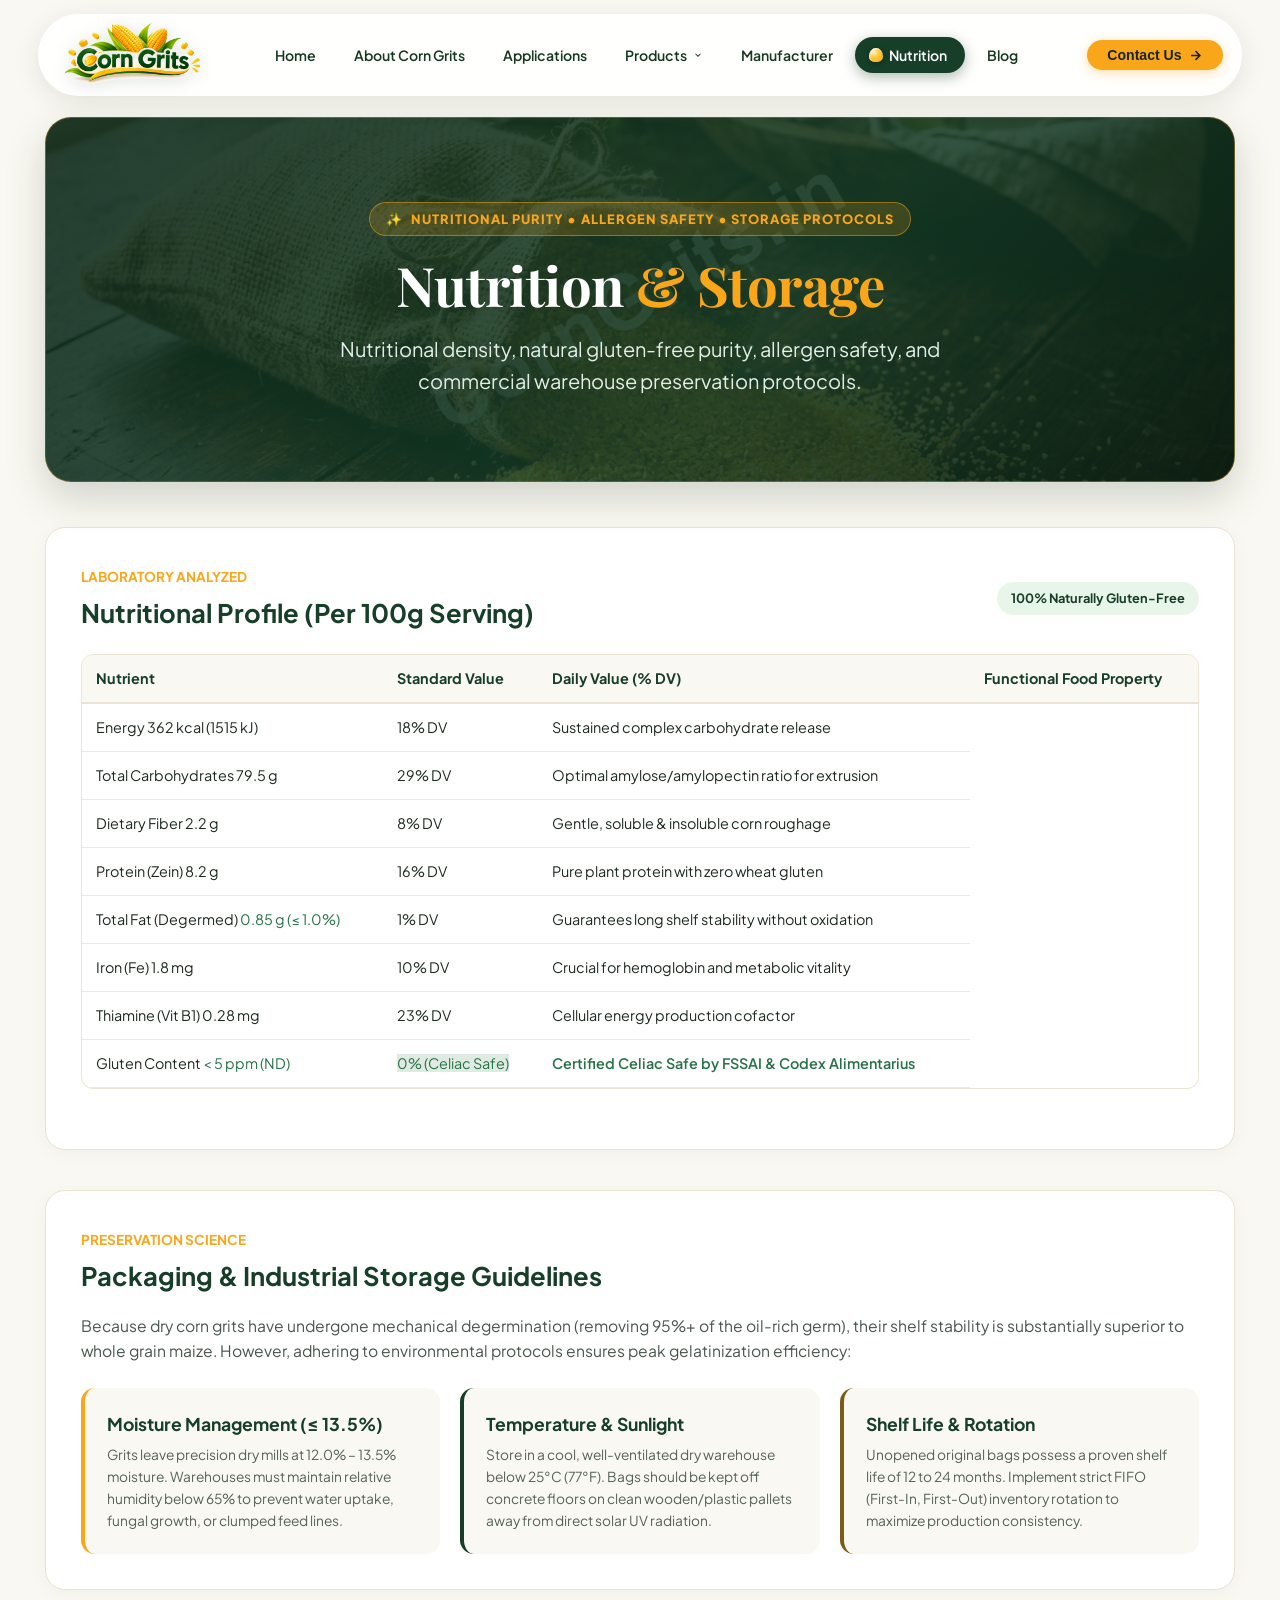
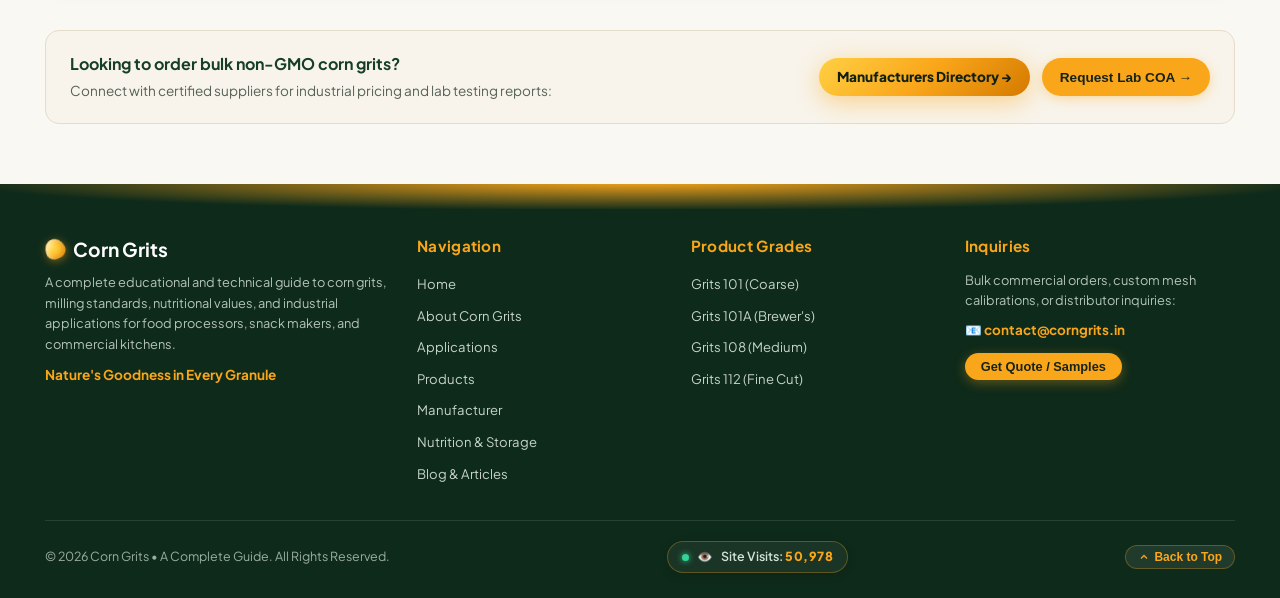
<file: nutrition.html>
<!DOCTYPE html>
<html lang="en">
<head>
  <meta charset="UTF-8">
  <meta name="viewport" content="width=device-width, initial-scale=1.0">
  <title>Nutrition, Quality &amp; Storage Protocols | A Complete Guide</title>
  <meta name="description" content="Nutritional facts, gluten-free certification standards, and industrial warehouse storage protocols for Corn Grits.">
  
  <link rel="preconnect" href="https://fonts.googleapis.com">
  <link rel="preconnect" href="https://fonts.gstatic.com" crossorigin>
  <link href="https://fonts.googleapis.com/css2?family=Playfair+Display:ital,wght@0,600;0,700;1,500;1,600&family=Plus+Jakarta+Sans:wght@500;600;700;800&display=swap" rel="stylesheet">
      <!-- High-Compatibility Favicon Suite -->
  <link rel="icon" type="image/svg+xml" href="favicon.svg?v=corn3">
  <link rel="icon" type="image/png" sizes="32x32" href="images/favicon-32x32.png?v=corn3">
  <link rel="icon" type="image/png" sizes="16x16" href="images/favicon-16x16.png?v=corn3">
  <link rel="shortcut icon" type="image/x-icon" href="favicon.ico?v=corn3">
  <link rel="apple-touch-icon" sizes="180x180" href="images/favicon.png?v=corn3">
  <link rel="stylesheet" href="css/style.css?v=2.9.0">
</head>
<body>

  <!-- Floating Navigation Bar -->
  <header class="header-wrap">
    <div class="navbar-pill">
      <a href="index.html" class="logo-corn" aria-label="Corn Grits Homepage">
        <img src="images/corn-grits-logo.png" alt="Corn Grits" class="brand-emblem-img" width="280" height="72">
      </a>

      <nav class="nav-links" aria-label="Main Navigation">
        <a href="index.html" class="nav-item">Home</a>
        <a href="what-are-grits.html" class="nav-item">About Corn Grits</a>
        <a href="applications.html" class="nav-item">Applications</a>
        
        <div class="nav-dropdown">
          <a href="varieties.html" class="nav-item">
            Products
            <svg width="10" height="10" viewBox="0 0 24 24" fill="none" stroke="currentColor" stroke-width="2.5"><path d="M6 9l6 6 6-6"/></svg>
          </a>
          <div class="dropdown-menu">
            <a href="varieties.html#commercial-grades" class="dropdown-link">
              <span>Grits 101 (Coarse)</span>
              <span class="dropdown-tag">10–14 Mesh</span>
            </a>
            <a href="varieties.html#commercial-grades" class="dropdown-link">
              <span>Grits 101A (Brewer's)</span>
              <span class="dropdown-tag">Low-Fat</span>
            </a>
            <a href="varieties.html#commercial-grades" class="dropdown-link">
              <span>Grits 108 (Medium)</span>
              <span class="dropdown-tag">14–20 Mesh</span>
            </a>
            <a href="varieties.html#commercial-grades" class="dropdown-link">
              <span>Grits 112 (Fine Cut)</span>
              <span class="dropdown-tag">20–30 Mesh</span>
            </a>
          </div>
        </div>

        <a href="manufacturer.html" class="nav-item">Manufacturer</a>
        <a href="nutrition.html" class="nav-item is-active"><span class="nav-active-corn" aria-hidden="true"></span>Nutrition</a>
        <a href="blog.html" class="nav-item">Blog</a>
      </nav>

      <div style="display: flex; align-items: center; gap: 10px;">
        <button class="btn-contact" data-open-modal="contact">
          <span>Contact Us</span>
          <svg width="15" height="15" viewBox="0 0 24 24" fill="none" stroke="currentColor" stroke-width="2.5"><path d="M5 12h14M12 5l7 7-7 7"/></svg>
        </button>

        <button class="mobile-toggle" aria-label="Toggle navigation menu">
          <svg width="24" height="24" viewBox="0 0 24 24" fill="none" stroke="currentColor" stroke-width="2.2"><path d="M4 6h16M4 12h16M4 18h16"/></svg>
        </button>
      </div>
    </div>
  </header>

    <!-- Mobile Navigation Drawer -->
  <div class="mobile-nav-backdrop"></div>
  <aside class="mobile-nav-drawer" aria-label="Mobile Navigation">
    <div class="mobile-drawer-header">
      <div class="mobile-drawer-brand">
        <img src="images/corn-grits-logo.png" alt="Corn Grits" class="brand-emblem-img" style="height: 48px; width: auto;" width="190" height="48">
      </div>
      <button class="mobile-drawer-close" aria-label="Close navigation menu">&times;</button>
    </div>
    <nav class="mobile-drawer-nav">
      <a href="index.html" class="mobile-nav-link">
        <span>Home</span>
        
      </a>
      <a href="what-are-grits.html" class="mobile-nav-link">
        <span>About Corn Grits</span>
        
      </a>
      <a href="applications.html" class="mobile-nav-link">
        <span>Applications</span>
        
      </a>
      <a href="varieties.html" class="mobile-nav-link">
        <span>Products &amp; Grades</span>
        
      </a>
      <a href="varieties.html#commercial-grades" class="mobile-sub-link">&bull; Grits 101, 101A, 108, 112</a>
      <a href="manufacturer.html" class="mobile-nav-link">
        <span>Manufacturer</span>
        
      </a>
      <a href="nutrition.html" class="mobile-nav-link is-active">
        <span>Nutrition &amp; Storage</span>
        <span class="nav-active-corn" aria-hidden="true"></span>
      </a>
      <a href="blog.html" class="mobile-nav-link">
        <span>Blog &amp; Articles</span>
      </a>
    </nav>
    <div class="mobile-drawer-footer">
      <button class="btn-contact mobile-drawer-btn" data-open-modal="contact">
        <span>Contact Us &rarr;</span>
      </button>
      <a href="mailto:contact@corngrits.in" class="mobile-drawer-email">
        <span>📧 contact@corngrits.in</span>
      </a>
    </div>
  </aside>

  <main style="padding-top: 20px; padding-bottom: 60px;">
    <div class="container">
      
      <!-- Page Hero Banner -->
      <section class="page-hero-section" data-reveal="fade-up">
        <div class="page-hero-inner">
          <div class="page-hero-badge">
            <span aria-hidden="true">✨</span>
            <span>Nutritional Purity &bull; Allergen Safety &bull; Storage Protocols</span>
          </div>
          <h1 class="page-hero-title">Nutrition <span>&amp; Storage</span></h1>
          <p class="page-hero-subtitle">Nutritional density, natural gluten-free purity, allergen safety, and commercial warehouse preservation protocols.</p>
        </div>
      </section>

      <!-- Section 1: Nutritional Profile (Per 100g) -->
      <section class="nutrition-card-section">
        <div class="nutrition-header-row" style="display: flex; justify-content: space-between; align-items: center; flex-wrap: wrap; gap: 14px; margin-bottom: 20px;">
          <div>
            <span style="color: var(--color-gold); font-size: 0.85rem; font-weight: 700; text-transform: uppercase;">Laboratory Analyzed</span>
            <h2 style="color: var(--color-forest); font-size: 1.6rem; margin-top: 4px;">Nutritional Profile (Per 100g Serving)</h2>
          </div>
          <span style="background: #E8F5E9; color: #163E28; font-weight: 700; font-size: 0.8rem; padding: 6px 14px; border-radius: 9999px;">
            100% Naturally Gluten-Free
          </span>
        </div>

        <div class="nutrition-table-wrap">
          <table class="nutrition-table">
            <thead>
              <tr>
                <th>Nutrient</th>
                <th>Standard Value</th>
                <th>Daily Value (% DV)</th>
                <th>Functional Food Property</th>
              </tr>
            </thead>
            <tbody>
              <tr>
                <td class="nutrition-row-header">
                  <span class="nutrient-name">Energy</span>
                  <span class="nutrient-value">362 kcal (1515 kJ)</span>
                </td>
                <td><span class="nutrient-dv-badge">18% DV</span></td>
                <td class="nutrient-property">Sustained complex carbohydrate release</td>
              </tr>
              <tr>
                <td class="nutrition-row-header">
                  <span class="nutrient-name">Total Carbohydrates</span>
                  <span class="nutrient-value">79.5 g</span>
                </td>
                <td><span class="nutrient-dv-badge">29% DV</span></td>
                <td class="nutrient-property">Optimal amylose/amylopectin ratio for extrusion</td>
              </tr>
              <tr>
                <td class="nutrition-row-header">
                  <span class="nutrient-name">Dietary Fiber</span>
                  <span class="nutrient-value">2.2 g</span>
                </td>
                <td><span class="nutrient-dv-badge">8% DV</span></td>
                <td class="nutrient-property">Gentle, soluble &amp; insoluble corn roughage</td>
              </tr>
              <tr>
                <td class="nutrition-row-header">
                  <span class="nutrient-name">Protein (Zein)</span>
                  <span class="nutrient-value">8.2 g</span>
                </td>
                <td><span class="nutrient-dv-badge">16% DV</span></td>
                <td class="nutrient-property">Pure plant protein with zero wheat gluten</td>
              </tr>
              <tr>
                <td class="nutrition-row-header">
                  <span class="nutrient-name">Total Fat (Degermed)</span>
                  <span class="nutrient-value" style="color: #287247;">0.85 g (&le; 1.0%)</span>
                </td>
                <td><span class="nutrient-dv-badge">1% DV</span></td>
                <td class="nutrient-property">Guarantees long shelf stability without oxidation</td>
              </tr>
              <tr>
                <td class="nutrition-row-header">
                  <span class="nutrient-name">Iron (Fe)</span>
                  <span class="nutrient-value">1.8 mg</span>
                </td>
                <td><span class="nutrient-dv-badge">10% DV</span></td>
                <td class="nutrient-property">Crucial for hemoglobin and metabolic vitality</td>
              </tr>
              <tr>
                <td class="nutrition-row-header">
                  <span class="nutrient-name">Thiamine (Vit B1)</span>
                  <span class="nutrient-value">0.28 mg</span>
                </td>
                <td><span class="nutrient-dv-badge">23% DV</span></td>
                <td class="nutrient-property">Cellular energy production cofactor</td>
              </tr>
              <tr>
                <td class="nutrition-row-header">
                  <span class="nutrient-name">Gluten Content</span>
                  <span class="nutrient-value" style="color: #287247;">&lt; 5 ppm (ND)</span>
                </td>
                <td><span class="nutrient-dv-badge" style="background: rgba(40, 114, 71, 0.15); color: #287247;">0% (Celiac Safe)</span></td>
                <td class="nutrient-property" style="color: #287247; font-weight: 600;">Certified Celiac Safe by FSSAI &amp; Codex Alimentarius</td>
              </tr>
            </tbody>
          </table>
        </div>
      </section>

      <!-- Section 2: Storage & Packaging Protocols -->
      <section class="nutrition-card-section">
        <span style="color: var(--color-gold); font-size: 0.85rem; font-weight: 700; text-transform: uppercase;">Preservation Science</span>
        <h2 style="color: var(--color-forest); font-size: 1.6rem; margin: 4px 0 16px;">Packaging &amp; Industrial Storage Guidelines</h2>
        <p style="color: #4A564E; font-size: 0.98rem; line-height: 1.65; margin-bottom: 24px;">
          Because dry corn grits have undergone mechanical degermination (removing 95%+ of the oil-rich germ), their shelf stability is substantially superior to whole grain maize. However, adhering to environmental protocols ensures peak gelatinization efficiency:
        </p>

        <div class="storage-protocols-grid">
          
          <div class="storage-protocol-item">
            <strong style="color: #163E28; font-size: 1.1rem; display: block; margin-bottom: 6px;">Moisture Management (&le; 13.5%)</strong>
            <p style="font-size: 0.86rem; color: #556257; line-height: 1.6; margin: 0;">
              Grits leave precision dry mills at 12.0% – 13.5% moisture. Warehouses must maintain relative humidity below 65% to prevent water uptake, fungal growth, or clumped feed lines.
            </p>
          </div>

          <div class="storage-protocol-item border-forest">
            <strong style="color: #163E28; font-size: 1.1rem; display: block; margin-bottom: 6px;">Temperature &amp; Sunlight</strong>
            <p style="font-size: 0.86rem; color: #556257; line-height: 1.6; margin: 0;">
              Store in a cool, well-ventilated dry warehouse below 25&deg;C (77&deg;F). Bags should be kept off concrete floors on clean wooden/plastic pallets away from direct solar UV radiation.
            </p>
          </div>

          <div class="storage-protocol-item border-gold-dark">
            <strong style="color: #163E28; font-size: 1.1rem; display: block; margin-bottom: 6px;">Shelf Life &amp; Rotation</strong>
            <p style="font-size: 0.86rem; color: #556257; line-height: 1.6; margin: 0;">
              Unopened original bags possess a proven shelf life of 12 to 24 months. Implement strict FIFO (First-In, First-Out) inventory rotation to maximize production consistency.
            </p>
          </div>

        </div>
      </section>

      <!-- Inter-Page Quick Links Bar -->
      <div style="display: flex; justify-content: space-between; align-items: center; flex-wrap: wrap; gap: 16px; background: #F8F4EB; border-radius: 14px; padding: 20px 24px; border: 1px solid #E5DCCB;">
        <div>
          <strong style="color: #163E28; font-size: 1rem; display: block;">Looking to order bulk non-GMO corn grits?</strong>
          <span style="color: #556257; font-size: 0.85rem;">Connect with certified suppliers for industrial pricing and lab testing reports:</span>
        </div>
        <div style="display: flex; gap: 12px; flex-wrap: wrap;">
          <a href="manufacturer.html" class="btn-know-more" style="font-size: 0.85rem; padding: 8px 18px;">
            <span>Manufacturers Directory &rarr;</span>
          </a>
          <button class="btn-contact" data-open-modal="contact" style="font-size: 0.85rem; padding: 8px 18px;">
            <span>Request Lab COA &rarr;</span>
          </button>
        </div>
      </div>

    </div>
  </main>

  <!-- Master Footer -->
  <footer class="footer-wave">
    <div class="footer-wave-top"></div>
    <div class="container">
      <div class="footer-grid">
        <div class="footer-brand">
          <h4>
            <span class="corn-kernel-icon" style="width: 20px; height: 20px;"></span>
            Corn Grits
          </h4>
          <p class="footer-notice">
            A complete educational and technical guide to corn grits, milling standards, nutritional values, and industrial applications for food processors, snack makers, and commercial kitchens.
          </p>
          <div style="margin-top: 10px; color: var(--color-gold); font-size: 0.85rem; font-weight: 700;">
            Nature's Goodness in Every Granule
          </div>
        </div>

        <div>
          <h4 class="footer-col-title">Navigation</h4>
          <ul class="footer-links">
            <li><a href="index.html">Home</a></li>
            <li><a href="what-are-grits.html">About Corn Grits</a></li>
            <li><a href="applications.html">Applications</a></li>
            <li><a href="varieties.html">Products</a></li>
            <li><a href="manufacturer.html">Manufacturer</a></li>
            <li><a href="nutrition.html">Nutrition &amp; Storage</a></li>
            <li><a href="blog.html">Blog &amp; Articles</a></li>
          </ul>
        </div>

        <div>
          <h4 class="footer-col-title">Product Grades</h4>
          <ul class="footer-links">
            <li><a href="varieties.html#commercial-grades">Grits 101 (Coarse)</a></li>
            <li><a href="varieties.html#commercial-grades">Grits 101A (Brewer's)</a></li>
            <li><a href="varieties.html#commercial-grades">Grits 108 (Medium)</a></li>
            <li><a href="varieties.html#commercial-grades">Grits 112 (Fine Cut)</a></li>
          </ul>
        </div>

        <div>
          <h4 class="footer-col-title">Inquiries</h4>
          <p class="footer-notice" style="margin-bottom: 8px;">
            Bulk commercial orders, custom mesh calibrations, or distributor inquiries:
          </p>
          <a href="mailto:contact@corngrits.in" style="display: block; font-size: 0.84rem; color: #FAA61A; font-weight: 700; margin-bottom: 12px; text-decoration: none;">📧 contact@corngrits.in</a>
          <button class="btn-contact" data-open-modal="contact" style="display: inline-flex; font-size: 0.8rem; padding: 6px 16px;">
            <span>Get Quote / Samples</span>
          </button>
        </div>
      </div>

            <div class="footer-bottom">
        <div>
          &copy; 2026 Corn Grits &bull; A Complete Guide. All Rights Reserved.
        </div>
        <div class="visitor-counter-badge" aria-label="Website Visitor Counter">
          <span class="visitor-counter-dot" aria-hidden="true"></span>
          <span class="visitor-counter-icon" aria-hidden="true">👁️</span>
          <span>Site Visits: <strong class="visitor-count-number">12,480</strong></span>
        </div>
        <button id="backToTop" class="btn-top" aria-label="Return to top">
          <svg width="12" height="12" viewBox="0 0 24 24" fill="none" stroke="currentColor" stroke-width="2.5"><path d="M18 15l-6-6-6 6"/></svg>
          Back to Top
        </button>
      </div>
    </div>
  </footer>

  <!-- Contact Us Modal -->
  <div id="contactModal" class="modal-overlay" aria-hidden="true" role="dialog" aria-modal="true" aria-labelledby="modalTitle">
    <div class="modal-card">
      <button id="closeContactModal" class="modal-close" aria-label="Close dialog">&times;</button>
      
      <div style="text-align: center; margin-bottom: 20px;">
        <span style="font-size: 0.8rem; font-weight: 700; color: #FAA61A; text-transform: uppercase; letter-spacing: 0.08em;">Commercial Inquiry</span>
        <h3 id="modalTitle" style="color: #163E28; font-size: 1.6rem; font-weight: 800; margin-top: 2px;">Inquire for Supply</h3>
        <p id="modalSubtitle" style="font-size: 0.85rem; color: #5B665E; margin-top: 4px;">Connect with Certified Suppliers &amp; Millers</p>
      </div>

      <form action="https://formsubmit.co/contact@corngrits.in" method="POST">
        <input type="hidden" name="_captcha" value="false">
        <input type="hidden" name="_template" value="table">
        <input type="hidden" name="_subject" value="New Corn Grits Commercial Inquiry">
        <div class="form-row-2">
          <div class="form-group">
            <label class="form-label" for="contactName">Your Name</label>
            <input type="text" id="contactName" class="form-control" required placeholder="Full Name">
          </div>

          <div class="form-group">
            <label class="form-label" for="contactCompany">Company / Business Name</label>
            <input type="text" id="contactCompany" class="form-control" placeholder="Company Name">
          </div>
        </div>

        <div class="form-row-2">
          <div class="form-group">
            <label class="form-label" for="contactEmail">Email Address</label>
            <input type="email" id="contactEmail" class="form-control" required placeholder="name@company.com">
          </div>

          <div class="form-group">
            <label class="form-label" for="contactProduct">Product of Interest</label>
            <select id="contactProduct" class="form-control">
              <option value="Corn Grits 101 (Coarse / Flaking)">Corn Grits 101 (Coarse / Flaking)</option>
              <option value="Corn Grits 101A (Brewer's Low-Fat)">Corn Grits 101A (Brewer's Low-Fat)</option>
              <option value="Corn Grits 108 (Medium Granulation)">Corn Grits 108 (Medium Granulation)</option>
              <option value="Corn Grits 112 (Fine Cut)">Corn Grits 112 (Fine Cut)</option>
              <option value="Corn Meal">Corn Meal</option>
              <option value="Corn Flour">Corn Flour</option>
              <option value="Maize Broken">Maize Broken</option>
              <option value="Bulk / Custom Mesh Specification">Bulk / Custom Mesh Specification</option>
            </select>
          </div>
        </div>

        <div class="form-group">
          <label class="form-label" for="contactMessage">Volume &amp; Requirements</label>
          <textarea id="contactMessage" class="form-control" rows="3" placeholder="Tell us about required quantity (MT), packaging, or destination..."></textarea>
        </div>

        <button type="submit" class="btn-contact" style="width: 100%; justify-content: center; padding: 12px; font-size: 0.95rem; font-weight: 700;">
          <span>Submit Commercial Inquiry &rarr;</span>
        </button>
        <div style="text-align: center; margin-top: 14px; font-size: 0.82rem; color: #6A776D;">
          Prefer direct email? Send specs to: <a href="mailto:contact@corngrits.in" style="color: #163E28; font-weight: 700; text-decoration: underline;">contact@corngrits.in</a>
        </div>
      </form>
    </div>
  </div>

  <script src="js/main.js?v=2.9.0"></script>
</body>
</html>
</file>
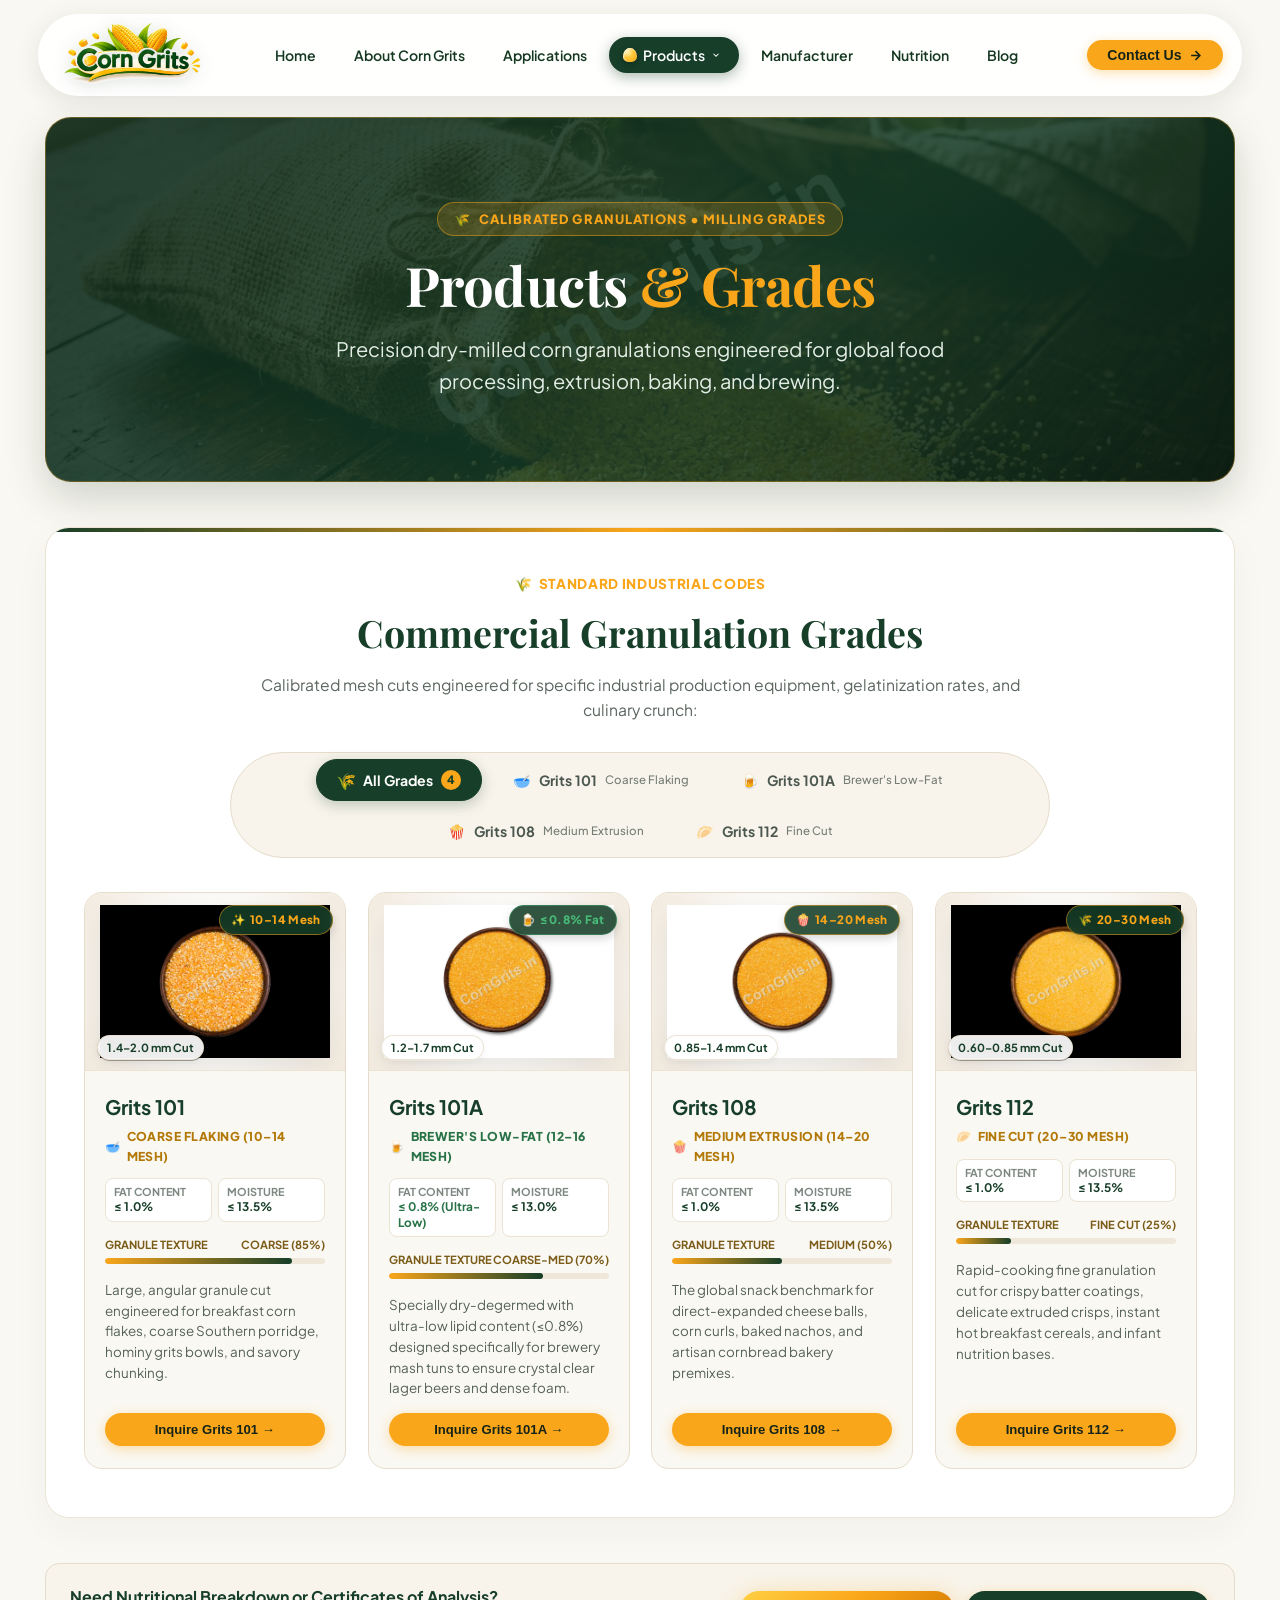
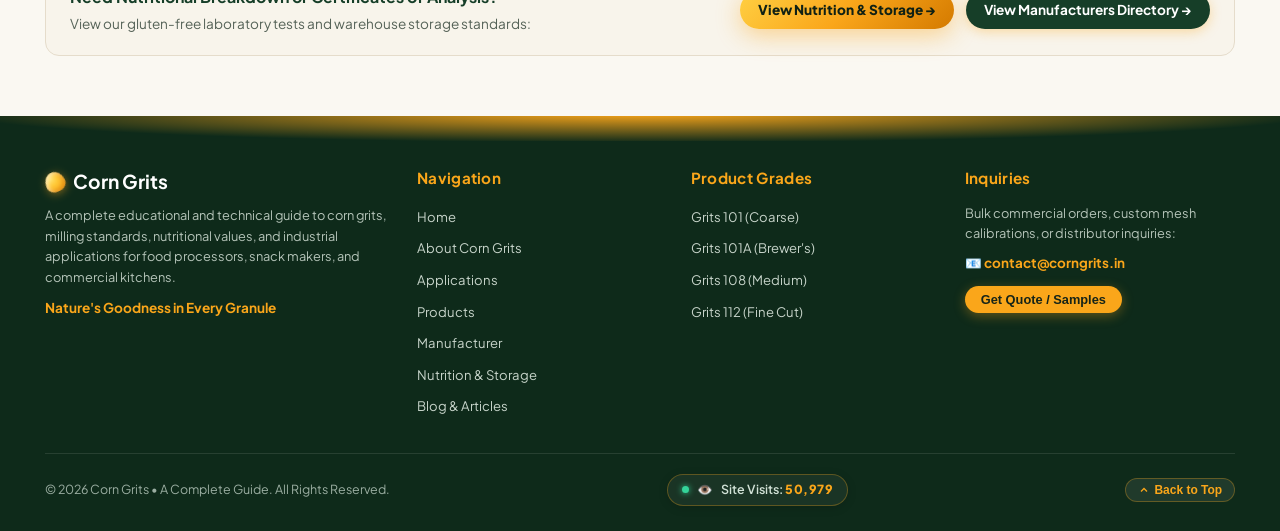
<file: varieties.html>
<!DOCTYPE html>
<html lang="en">

<head>
  <meta charset="UTF-8">
  <meta name="viewport" content="width=device-width, initial-scale=1.0">
  <title>Products &amp; Granulation Grades | A Complete Guide</title>
  <meta name="description"
    content="Commercial granulation specifications for Corn Grits 101, 101A, 108, 112, Corn Meal, Corn Flour, and Maize Broken.">

  <link rel="preconnect" href="https://fonts.googleapis.com">
  <link rel="preconnect" href="https://fonts.gstatic.com" crossorigin>
  <link
    href="https://fonts.googleapis.com/css2?family=Playfair+Display:ital,wght@0,600;0,700;1,500;1,600&family=Plus+Jakarta+Sans:wght@500;600;700;800&display=swap"
    rel="stylesheet">
      <!-- High-Compatibility Favicon Suite -->
  <link rel="icon" type="image/svg+xml" href="favicon.svg?v=corn3">
  <link rel="icon" type="image/png" sizes="32x32" href="images/favicon-32x32.png?v=corn3">
  <link rel="icon" type="image/png" sizes="16x16" href="images/favicon-16x16.png?v=corn3">
  <link rel="shortcut icon" type="image/x-icon" href="favicon.ico?v=corn3">
  <link rel="apple-touch-icon" sizes="180x180" href="images/favicon.png?v=corn3">
  <link rel="stylesheet" href="css/style.css?v=2.9.0">
</head>

<body>

  <!-- Floating Navigation Bar -->
  <header class="header-wrap">
    <div class="navbar-pill">
      <a href="index.html" class="logo-corn" aria-label="Corn Grits Homepage">
        <img src="images/corn-grits-logo.png" alt="Corn Grits" class="brand-emblem-img" width="280" height="72">
      </a>

      <nav class="nav-links" aria-label="Main Navigation">
        <a href="index.html" class="nav-item">Home</a>
        <a href="what-are-grits.html" class="nav-item">About Corn Grits</a>
        <a href="applications.html" class="nav-item">Applications</a>

        <div class="nav-dropdown">
          <a href="varieties.html" class="nav-item is-active">
            <span class="nav-active-corn" aria-hidden="true"></span>Products
            <svg width="10" height="10" viewBox="0 0 24 24" fill="none" stroke="currentColor" stroke-width="2.5">
              <path d="M6 9l6 6 6-6" />
            </svg>
          </a>
          <div class="dropdown-menu">
            <a href="varieties.html#commercial-grades" class="dropdown-link">
              <span>Grits 101 (Coarse)</span>
              <span class="dropdown-tag">10–14 Mesh</span>
            </a>
            <a href="varieties.html#commercial-grades" class="dropdown-link">
              <span>Grits 101A (Brewer's)</span>
              <span class="dropdown-tag">Low-Fat</span>
            </a>
            <a href="varieties.html#commercial-grades" class="dropdown-link">
              <span>Grits 108 (Medium)</span>
              <span class="dropdown-tag">14–20 Mesh</span>
            </a>
            <a href="varieties.html#commercial-grades" class="dropdown-link">
              <span>Grits 112 (Fine Cut)</span>
              <span class="dropdown-tag">20–30 Mesh</span>
            </a>
          </div>
        </div>

        <a href="manufacturer.html" class="nav-item">Manufacturer</a>
        <a href="nutrition.html" class="nav-item">Nutrition</a>
        <a href="blog.html" class="nav-item">Blog</a>
      </nav>

      <!-- Right Contact Us Button -->
      <div style="display: flex; align-items: center; gap: 10px;">
        <button class="btn-contact" data-open-modal="contact">
          <span>Contact Us</span>
          <svg width="15" height="15" viewBox="0 0 24 24" fill="none" stroke="currentColor" stroke-width="2.5"><path d="M5 12h14M12 5l7 7-7 7"/></svg>
        </button>

        <!-- Mobile Hamburger Toggle -->
        <button class="mobile-toggle" aria-label="Toggle navigation menu">
          <svg width="24" height="24" viewBox="0 0 24 24" fill="none" stroke="currentColor" stroke-width="2.2"><path d="M4 6h16M4 12h16M4 18h16"/></svg>
        </button>
      </div>
    </div>
  </header>

    <!-- Mobile Navigation Drawer -->
  <div class="mobile-nav-backdrop"></div>
  <aside class="mobile-nav-drawer" aria-label="Mobile Navigation">
    <div class="mobile-drawer-header">
      <div class="mobile-drawer-brand">
        <img src="images/corn-grits-logo.png" alt="Corn Grits" class="brand-emblem-img" style="height: 48px; width: auto;" width="190" height="48">
      </div>
      <button class="mobile-drawer-close" aria-label="Close navigation menu">&times;</button>
    </div>
    <nav class="mobile-drawer-nav">
      <a href="index.html" class="mobile-nav-link">
        <span>Home</span>
        
      </a>
      <a href="what-are-grits.html" class="mobile-nav-link">
        <span>About Corn Grits</span>
        
      </a>
      <a href="applications.html" class="mobile-nav-link">
        <span>Applications</span>
        
      </a>
      <a href="varieties.html" class="mobile-nav-link is-active">
        <span>Products &amp; Grades</span>
        <span class="nav-active-corn" aria-hidden="true"></span>
      </a>
      <a href="varieties.html#commercial-grades" class="mobile-sub-link">&bull; Grits 101, 101A, 108, 112</a>
      <a href="manufacturer.html" class="mobile-nav-link">
        <span>Manufacturer</span>
        
      </a>
      <a href="nutrition.html" class="mobile-nav-link">
        <span>Nutrition &amp; Storage</span>
        
      </a>
      <a href="blog.html" class="mobile-nav-link">
        <span>Blog &amp; Articles</span>
      </a>
    </nav>
    <div class="mobile-drawer-footer">
      <button class="btn-contact mobile-drawer-btn" data-open-modal="contact">
        <span>Contact Us &rarr;</span>
      </button>
      <a href="mailto:contact@corngrits.in" class="mobile-drawer-email">
        <span>📧 contact@corngrits.in</span>
      </a>
    </div>
  </aside>

  <main style="padding-top: 20px; padding-bottom: 60px;">
    <div class="container">

      <!-- Page Hero Banner -->
      <section class="page-hero-section" data-reveal="fade-up">
        <div class="page-hero-inner">
          <div class="page-hero-badge">
            <span aria-hidden="true">🌾</span>
            <span>Calibrated Granulations &bull; Milling Grades</span>
          </div>
          <h1 class="page-hero-title">Products <span>&amp; Grades</span></h1>
          <p class="page-hero-subtitle">Precision dry-milled corn granulations engineered for global food processing, extrusion, baking, and brewing.</p>
        </div>
      </section>

      <!-- Section: Industrial Milling Grades (Grits 101, 101A, 108, 112) -->
      <section id="commercial-grades" class="commercial-grades-box" data-reveal="fade-up">
        <div style="text-align: center; max-width: 760px; margin: 0 auto 10px;">
          <span
            style="color: var(--color-gold); font-size: 0.85rem; font-weight: 800; text-transform: uppercase; letter-spacing: 0.05em; display: inline-flex; align-items: center; gap: 6px;">
            <span aria-hidden="true">🌾</span> Standard Industrial Codes
          </span>
          <h2 style="font-size: clamp(1.8rem, 3.2vw, 2.35rem); color: var(--color-forest); margin-top: 6px; font-family: var(--font-serif); font-weight: 700;">
            Commercial Granulation Grades
          </h2>
          <p style="color: #5B665E; font-size: 0.98rem; line-height: 1.6; margin: 10px auto 0;">
            Calibrated mesh cuts engineered for specific industrial production equipment, gelatinization rates, and culinary crunch:
          </p>
        </div>

        <!-- Interactive Filter Tabs -->
        <div class="grade-tabs-bar" role="tablist" aria-label="Product Grade Granulations">
          <button class="grade-tab-pill is-active" data-grade="all" role="tab" aria-selected="true">
            <span class="tab-icon">🌾</span>
            <span class="tab-text">All Grades</span>
            <span class="tab-count-badge">4</span>
          </button>
          <button class="grade-tab-pill" data-grade="101" role="tab" aria-selected="false">
            <span class="tab-icon">🥣</span>
            <span class="tab-text">Grits 101</span>
            <span class="tab-sub">Coarse Flaking</span>
          </button>
          <button class="grade-tab-pill" data-grade="101a" role="tab" aria-selected="false">
            <span class="tab-icon">🍺</span>
            <span class="tab-text">Grits 101A</span>
            <span class="tab-sub">Brewer's Low-Fat</span>
          </button>
          <button class="grade-tab-pill" data-grade="108" role="tab" aria-selected="false">
            <span class="tab-icon">🍿</span>
            <span class="tab-text">Grits 108</span>
            <span class="tab-sub">Medium Extrusion</span>
          </button>
          <button class="grade-tab-pill" data-grade="112" role="tab" aria-selected="false">
            <span class="tab-icon">🥟</span>
            <span class="tab-text">Grits 112</span>
            <span class="tab-sub">Fine Cut</span>
          </button>
        </div>

        <!-- Cards Grid (Shown when 'All Grades' tab is active) -->
        <div class="grade-cards-grid">

          <!-- Card 1: Grits 101 -->
          <div class="grade-card-item" data-grade-code="101">
            <div class="grade-card-img-wrap">
              <span class="grade-badge-floating">
                <span aria-hidden="true">✨</span> 10–14 Mesh
              </span>
              <img src="images/grades/grits-101.jpg" alt="Grits 101 Coarse Flaking Corn Grits" loading="lazy">
              <span class="grade-granule-pill">1.4–2.0 mm Cut</span>
            </div>
            <div class="grade-card-body">
              <div>
                <div class="grade-card-header">
                  <strong class="grade-card-title">Grits 101</strong>
                  <div class="grade-card-tag">
                    <span aria-hidden="true">🥣</span> COARSE FLAKING (10–14 MESH)
                  </div>
                </div>

                <!-- Specs Chips -->
                <div class="grade-specs-grid">
                  <div class="grade-spec-chip">
                    <span>Fat Content</span>
                    <strong>&le; 1.0%</strong>
                  </div>
                  <div class="grade-spec-chip">
                    <span>Moisture</span>
                    <strong>&le; 13.5%</strong>
                  </div>
                </div>

                <!-- Granulation Meter -->
                <div class="granule-scale-wrap">
                  <div class="granule-scale-label">
                    <span>Granule Texture</span>
                    <span>Coarse (85%)</span>
                  </div>
                  <div class="granule-scale-track">
                    <div class="granule-scale-fill" style="width: 85%;"></div>
                  </div>
                </div>

                <p class="grade-card-desc">
                  Large, angular granule cut engineered for breakfast corn flakes, coarse Southern porridge, hominy grits bowls, and savory chunking.
                </p>
              </div>

              <button class="btn-contact grade-card-btn" data-open-modal="contact" data-product="Grits 101 (Coarse)">
                <span>Inquire Grits 101 &rarr;</span>
              </button>
            </div>
          </div>

          <!-- Card 2: Grits 101A -->
          <div class="grade-card-item" data-grade-code="101a">
            <div class="grade-card-img-wrap">
              <span class="grade-badge-floating" style="color: #48BB78; border-color: rgba(72, 187, 120, 0.4);">
                <span aria-hidden="true">🍺</span> &le;0.8% Fat
              </span>
              <img src="images/grades/grits-101a.jpg" alt="Grits 101A Brewer's Low-Fat Corn Grits" loading="lazy">
              <span class="grade-granule-pill">1.2–1.7 mm Cut</span>
            </div>
            <div class="grade-card-body">
              <div>
                <div class="grade-card-header">
                  <strong class="grade-card-title">Grits 101A</strong>
                  <div class="grade-card-tag" style="color: #287247;">
                    <span aria-hidden="true">🍺</span> BREWER'S LOW-FAT (12–16 MESH)
                  </div>
                </div>

                <!-- Specs Chips -->
                <div class="grade-specs-grid">
                  <div class="grade-spec-chip is-highlight">
                    <span>Fat Content</span>
                    <strong>&le; 0.8% (Ultra-Low)</strong>
                  </div>
                  <div class="grade-spec-chip">
                    <span>Moisture</span>
                    <strong>&le; 13.0%</strong>
                  </div>
                </div>

                <!-- Granulation Meter -->
                <div class="granule-scale-wrap">
                  <div class="granule-scale-label">
                    <span>Granule Texture</span>
                    <span>Coarse-Med (70%)</span>
                  </div>
                  <div class="granule-scale-track">
                    <div class="granule-scale-fill" style="width: 70%;"></div>
                  </div>
                </div>

                <p class="grade-card-desc">
                  Specially dry-degermed with ultra-low lipid content (&le;0.8%) designed specifically for brewery mash tuns to ensure crystal clear lager beers and dense foam.
                </p>
              </div>

              <button class="btn-contact grade-card-btn" data-open-modal="contact" data-product="Grits 101A (Brewer's)">
                <span>Inquire Grits 101A &rarr;</span>
              </button>
            </div>
          </div>

          <!-- Card 3: Grits 108 -->
          <div class="grade-card-item" data-grade-code="108">
            <div class="grade-card-img-wrap">
              <span class="grade-badge-floating">
                <span aria-hidden="true">🍿</span> 14–20 Mesh
              </span>
              <img src="images/grades/grits-108.jpg" alt="Grits 108 Medium Extrusion Corn Grits" loading="lazy">
              <span class="grade-granule-pill">0.85–1.4 mm Cut</span>
            </div>
            <div class="grade-card-body">
              <div>
                <div class="grade-card-header">
                  <strong class="grade-card-title">Grits 108</strong>
                  <div class="grade-card-tag">
                    <span aria-hidden="true">🍿</span> MEDIUM EXTRUSION (14–20 MESH)
                  </div>
                </div>

                <!-- Specs Chips -->
                <div class="grade-specs-grid">
                  <div class="grade-spec-chip">
                    <span>Fat Content</span>
                    <strong>&le; 1.0%</strong>
                  </div>
                  <div class="grade-spec-chip">
                    <span>Moisture</span>
                    <strong>&le; 13.5%</strong>
                  </div>
                </div>

                <!-- Granulation Meter -->
                <div class="granule-scale-wrap">
                  <div class="granule-scale-label">
                    <span>Granule Texture</span>
                    <span>Medium (50%)</span>
                  </div>
                  <div class="granule-scale-track">
                    <div class="granule-scale-fill" style="width: 50%;"></div>
                  </div>
                </div>

                <p class="grade-card-desc">
                  The global snack benchmark for direct-expanded cheese balls, corn curls, baked nachos, and artisan cornbread bakery premixes.
                </p>
              </div>

              <button class="btn-contact grade-card-btn" data-open-modal="contact" data-product="Grits 108 (Medium)">
                <span>Inquire Grits 108 &rarr;</span>
              </button>
            </div>
          </div>

          <!-- Card 4: Grits 112 -->
          <div class="grade-card-item" data-grade-code="112">
            <div class="grade-card-img-wrap">
              <span class="grade-badge-floating">
                <span aria-hidden="true">🌾</span> 20–30 Mesh
              </span>
              <img src="images/grades/grits-112.jpg" alt="Grits 112 Fine Cut Corn Grits" loading="lazy">
              <span class="grade-granule-pill">0.60–0.85 mm Cut</span>
            </div>
            <div class="grade-card-body">
              <div>
                <div class="grade-card-header">
                  <strong class="grade-card-title">Grits 112</strong>
                  <div class="grade-card-tag">
                    <span aria-hidden="true">🥟</span> FINE CUT (20–30 MESH)
                  </div>
                </div>

                <!-- Specs Chips -->
                <div class="grade-specs-grid">
                  <div class="grade-spec-chip">
                    <span>Fat Content</span>
                    <strong>&le; 1.0%</strong>
                  </div>
                  <div class="grade-spec-chip">
                    <span>Moisture</span>
                    <strong>&le; 13.5%</strong>
                  </div>
                </div>

                <!-- Granulation Meter -->
                <div class="granule-scale-wrap">
                  <div class="granule-scale-label">
                    <span>Granule Texture</span>
                    <span>Fine Cut (25%)</span>
                  </div>
                  <div class="granule-scale-track">
                    <div class="granule-scale-fill" style="width: 25%;"></div>
                  </div>
                </div>

                <p class="grade-card-desc">
                  Rapid-cooking fine granulation cut for crispy batter coatings, delicate extruded crisps, instant hot breakfast cereals, and infant nutrition bases.
                </p>
              </div>

              <button class="btn-contact grade-card-btn" data-open-modal="contact" data-product="Grits 112 (Fine Cut)">
                <span>Inquire Grits 112 &rarr;</span>
              </button>
            </div>
          </div>

        </div>

        <!-- Expanded Single Grade View Panels (Active when single tab is clicked) -->
        <div class="grade-detail-panels" id="gradeDetailPanels">

          <!-- Detail Panel 1: Grits 101 -->
          <article class="grade-detail-panel" data-detail-grade="101" aria-labelledby="detailTitle101">
            <div class="grade-detail-top-bar">
              <button class="btn-back-all" type="button" aria-label="Back to all grades">
                <svg width="14" height="14" viewBox="0 0 24 24" fill="none" stroke="currentColor" stroke-width="2.5"><path d="M19 12H5M12 19l-7-7 7-7"/></svg>
                <span>Back to All 4 Grades</span>
              </button>
              <div class="grade-detail-grade-tag">
                <span aria-hidden="true">🥣</span> Industrial Flaking Code: Grits 101
              </div>
            </div>

            <div class="grade-detail-grid">
              <div class="grade-detail-visual">
                <div class="grade-detail-img-wrap">
                  <img src="images/grades/grits-101.jpg" alt="Grits 101 Large Particle Cut" loading="lazy">
                </div>
                <div class="grade-detail-visual-badges">
                  <span class="grade-visual-pill">#10–#14 Sieve</span>
                  <span class="grade-visual-pill">1.4–2.0 mm Cut</span>
                  <span class="grade-visual-pill">Flint Maize Endosperm</span>
                </div>
              </div>

              <div class="grade-detail-info">
                <h3 id="detailTitle101" class="grade-detail-title">Grits 101 (Coarse Flaking)</h3>
                <div class="grade-detail-subtitle">Primary Breakfast Cereals &amp; Heavy Porridge Cut</div>
                <p class="grade-detail-summary">
                  Grits 101 is the largest commercial granulation cut produced by precision dry-milling. Cut from the hard vitreous endosperm of cleaned flint corn with the germ completely excised, these large angular granules maintain structural integrity through aggressive steam-conditioning and mechanical roller flaking.
                </p>

                <!-- Technical Matrix -->
                <div class="grade-detail-specs-table">
                  <div class="grade-detail-spec-card">
                    <small>U.S. Mesh Range</small>
                    <strong>#10 – #14 Mesh</strong>
                  </div>
                  <div class="grade-detail-spec-card">
                    <small>Metric Micron Size</small>
                    <strong>1,400 – 2,000 &mu;m</strong>
                  </div>
                  <div class="grade-detail-spec-card">
                    <small>Crude Fat / Lipids</small>
                    <strong>&le; 1.00% (Dry Basis)</strong>
                  </div>
                  <div class="grade-detail-spec-card">
                    <small>Moisture Standard</small>
                    <strong>&le; 13.50% (Max)</strong>
                  </div>
                  <div class="grade-detail-spec-card">
                    <small>Bulk Density</small>
                    <strong>0.72 – 0.82 g/cm&sup3;</strong>
                  </div>
                  <div class="grade-detail-spec-card">
                    <small>Standard Shelf Life</small>
                    <strong>12 Months Dry</strong>
                  </div>
                </div>

                <!-- Machinery & Applications -->
                <div class="grade-detail-features-row">
                  <div class="grade-detail-feature-box">
                    <h5>⚙️ Compatible Machinery</h5>
                    <ul>
                      <li>Heavy-duty rotary steam cookers</li>
                      <li>Industrial twin-roll flaking mills</li>
                      <li>Slow-cook hominy porridge kettles</li>
                      <li>Low-shear agglomeration dies</li>
                    </ul>
                  </div>
                  <div class="grade-detail-feature-box">
                    <h5>🍽️ Food Products &amp; Uses</h5>
                    <ul>
                      <li>Crispy breakfast golden corn flakes</li>
                      <li>Traditional Southern hominy grits bowls</li>
                      <li>Rustic artisan cornbread loaves</li>
                      <li>Granola &amp; whole grain cluster crunch</li>
                    </ul>
                  </div>
                </div>

                <div class="grade-detail-actions">
                  <button class="btn-contact" data-open-modal="contact" data-product="Grits 101 (Coarse Flaking)">
                    <span>Inquire Bulk Supply for Grits 101 &rarr;</span>
                  </button>
                  <button class="btn-back-all" type="button">
                    <span>&larr; View All Grades</span>
                  </button>
                </div>
              </div>
            </div>
          </article>

          <!-- Detail Panel 2: Grits 101A -->
          <article class="grade-detail-panel" data-detail-grade="101a" aria-labelledby="detailTitle101a">
            <div class="grade-detail-top-bar">
              <button class="btn-back-all" type="button" aria-label="Back to all grades">
                <svg width="14" height="14" viewBox="0 0 24 24" fill="none" stroke="currentColor" stroke-width="2.5"><path d="M19 12H5M12 19l-7-7 7-7"/></svg>
                <span>Back to All 4 Grades</span>
              </button>
              <div class="grade-detail-grade-tag" style="background: #EBF8F0; color: #163E28; border-color: rgba(40, 114, 71, 0.3);">
                <span aria-hidden="true">🍺</span> Brewery Standard: Grits 101A
              </div>
            </div>

            <div class="grade-detail-grid">
              <div class="grade-detail-visual">
                <div class="grade-detail-img-wrap">
                  <img src="images/grades/grits-101a.jpg" alt="Grits 101A Brewer's Low-Fat Cut" loading="lazy">
                </div>
                <div class="grade-detail-visual-badges">
                  <span class="grade-visual-pill">#12–#16 Sieve</span>
                  <span class="grade-visual-pill" style="color: #287247; font-weight: 800;">&le;0.8% Fat Ultra-Low</span>
                  <span class="grade-visual-pill">Brewer's Extract &ge;79%</span>
                </div>
              </div>

              <div class="grade-detail-info">
                <h3 id="detailTitle101a" class="grade-detail-title">Grits 101A (Brewer's Low-Fat)</h3>
                <div class="grade-detail-subtitle" style="color: #287247;">Ultra-Low Lipid Fermentation Adjunct for Premium Beers</div>
                <p class="grade-detail-summary">
                  Engineered specifically for commercial brewing mash tuns. Through an advanced multi-stage degerming process, the lipid content is tightly calibrated under 0.8%, preventing oil haze, oxidation, or head retention collapse in pale lagers, American pilsners, and craft spirits.
                </p>

                <!-- Technical Matrix -->
                <div class="grade-detail-specs-table">
                  <div class="grade-detail-spec-card">
                    <small>U.S. Mesh Range</small>
                    <strong>#12 – #16 Mesh</strong>
                  </div>
                  <div class="grade-detail-spec-card">
                    <small>Metric Micron Size</small>
                    <strong>1,180 – 1,700 &mu;m</strong>
                  </div>
                  <div class="grade-detail-spec-card" style="border-color: #A8D5BA;">
                    <small>Crude Fat / Lipids</small>
                    <strong style="color: #287247;">&le; 0.80% (Ultra-Low)</strong>
                  </div>
                  <div class="grade-detail-spec-card">
                    <small>Moisture Standard</small>
                    <strong>&le; 13.00% (Strict)</strong>
                  </div>
                  <div class="grade-detail-spec-card">
                    <small>Extract Yield (Dry)</small>
                    <strong>&ge; 79.5% Minimum</strong>
                  </div>
                  <div class="grade-detail-spec-card">
                    <small>Standard Shelf Life</small>
                    <strong>12 Months Dry</strong>
                  </div>
                </div>

                <!-- Machinery & Applications -->
                <div class="grade-detail-features-row">
                  <div class="grade-detail-feature-box">
                    <h5>⚙️ Compatible Machinery</h5>
                    <ul>
                      <li>Commercial brewery cereal cookers</li>
                      <li>Automated mash tun agitators</li>
                      <li>Pneumatic grain transfer conveyors</li>
                      <li>Lauter tun mash separation systems</li>
                    </ul>
                  </div>
                  <div class="grade-detail-feature-box">
                    <h5>🍺 Beverage Products &amp; Uses</h5>
                    <ul>
                      <li>Commercial crisp lager &amp; pilsner beers</li>
                      <li>Clear malt beverages &amp; hard seltzers</li>
                      <li>Bourbon &amp; grain whiskey mash bills</li>
                      <li>Rapid starch conversion wort recipes</li>
                    </ul>
                  </div>
                </div>

                <div class="grade-detail-actions">
                  <button class="btn-contact" data-open-modal="contact" data-product="Grits 101A (Brewer's Low-Fat)">
                    <span>Inquire Bulk Supply for Grits 101A &rarr;</span>
                  </button>
                  <button class="btn-back-all" type="button">
                    <span>&larr; View All Grades</span>
                  </button>
                </div>
              </div>
            </div>
          </article>

          <!-- Detail Panel 3: Grits 108 -->
          <article class="grade-detail-panel" data-detail-grade="108" aria-labelledby="detailTitle108">
            <div class="grade-detail-top-bar">
              <button class="btn-back-all" type="button" aria-label="Back to all grades">
                <svg width="14" height="14" viewBox="0 0 24 24" fill="none" stroke="currentColor" stroke-width="2.5"><path d="M19 12H5M12 19l-7-7 7-7"/></svg>
                <span>Back to All 4 Grades</span>
              </button>
              <div class="grade-detail-grade-tag">
                <span aria-hidden="true">🍿</span> Snack Extrusion Benchmark: Grits 108
              </div>
            </div>

            <div class="grade-detail-grid">
              <div class="grade-detail-visual">
                <div class="grade-detail-img-wrap">
                  <img src="images/grades/grits-108.jpg" alt="Grits 108 Medium Extrusion Cut" loading="lazy">
                </div>
                <div class="grade-detail-visual-badges">
                  <span class="grade-visual-pill">#14–#20 Sieve</span>
                  <span class="grade-visual-pill">0.85–1.4 mm Cut</span>
                  <span class="grade-visual-pill">High Expansion 10–12x</span>
                </div>
              </div>

              <div class="grade-detail-info">
                <h3 id="detailTitle108" class="grade-detail-title">Grits 108 (Medium Extrusion)</h3>
                <div class="grade-detail-subtitle">The Global Snack Benchmark for Direct-Expanded Puffs &amp; Curls</div>
                <p class="grade-detail-summary">
                  The most versatile and highest-volume industrial corn grit in global food manufacturing. Calibrated within 850–1,400 microns, Grits 108 melts rapidly in high-shear extrusion barrels and expands instantaneously into uniform cellular puffs, curls, loops, and crunchies with zero blistering.
                </p>

                <!-- Technical Matrix -->
                <div class="grade-detail-specs-table">
                  <div class="grade-detail-spec-card">
                    <small>U.S. Mesh Range</small>
                    <strong>#14 – #20 Mesh</strong>
                  </div>
                  <div class="grade-detail-spec-card">
                    <small>Metric Micron Size</small>
                    <strong>850 – 1,400 &mu;m</strong>
                  </div>
                  <div class="grade-detail-spec-card">
                    <small>Crude Fat / Lipids</small>
                    <strong>&le; 1.00% (Dry Basis)</strong>
                  </div>
                  <div class="grade-detail-spec-card">
                    <small>Moisture Standard</small>
                    <strong>&le; 13.50% (Max)</strong>
                  </div>
                  <div class="grade-detail-spec-card">
                    <small>Volumetric Expansion</small>
                    <strong>10x – 12x In Extruder</strong>
                  </div>
                  <div class="grade-detail-spec-card">
                    <small>Standard Shelf Life</small>
                    <strong>12 Months Dry</strong>
                  </div>
                </div>

                <!-- Machinery & Applications -->
                <div class="grade-detail-features-row">
                  <div class="grade-detail-feature-box">
                    <h5>⚙️ Compatible Machinery</h5>
                    <ul>
                      <li>Single &amp; twin-screw high-shear extruders</li>
                      <li>Continuous snack rotary baking ovens</li>
                      <li>Commercial seasoning tumbler drums</li>
                      <li>High-speed industrial pizza dough sheeters</li>
                    </ul>
                  </div>
                  <div class="grade-detail-feature-box">
                    <h5>🍿 Snack &amp; Food Applications</h5>
                    <ul>
                      <li>Direct-expanded cheese balls &amp; curls</li>
                      <li>Baked tortilla chips &amp; nacho crisps</li>
                      <li>Commercial pizza crust bottom release</li>
                      <li>Artisan bakery cornbread &amp; muffin premixes</li>
                    </ul>
                  </div>
                </div>

                <div class="grade-detail-actions">
                  <button class="btn-contact" data-open-modal="contact" data-product="Grits 108 (Medium Extrusion)">
                    <span>Inquire Bulk Supply for Grits 108 &rarr;</span>
                  </button>
                  <button class="btn-back-all" type="button">
                    <span>&larr; View All Grades</span>
                  </button>
                </div>
              </div>
            </div>
          </article>

          <!-- Detail Panel 4: Grits 112 -->
          <article class="grade-detail-panel" data-detail-grade="112" aria-labelledby="detailTitle112">
            <div class="grade-detail-top-bar">
              <button class="btn-back-all" type="button" aria-label="Back to all grades">
                <svg width="14" height="14" viewBox="0 0 24 24" fill="none" stroke="currentColor" stroke-width="2.5"><path d="M19 12H5M12 19l-7-7 7-7"/></svg>
                <span>Back to All 4 Grades</span>
              </button>
              <div class="grade-detail-grade-tag">
                <span aria-hidden="true">🌾</span> Fine Granular Cut: Grits 112
              </div>
            </div>

            <div class="grade-detail-grid">
              <div class="grade-detail-visual">
                <div class="grade-detail-img-wrap">
                  <img src="images/grades/grits-112.jpg" alt="Grits 112 Fine Cut Meal" loading="lazy">
                </div>
                <div class="grade-detail-visual-badges">
                  <span class="grade-visual-pill">#20–#30 Sieve</span>
                  <span class="grade-visual-pill">0.60–0.85 mm Cut</span>
                  <span class="grade-visual-pill">Instant Hydration</span>
                </div>
              </div>

              <div class="grade-detail-info">
                <h3 id="detailTitle112" class="grade-detail-title">Grits 112 (Fine Cut / Granular Meal)</h3>
                <div class="grade-detail-subtitle">Rapid-Cooking Fine Granulation for Crispy Batters &amp; Baby Cereals</div>
                <p class="grade-detail-summary">
                  A finely calibrated granulation bridging the gap between medium grits and corn meal. Grits 112 hydrates quickly with hot or boiling water, creating silky smooth batters that hold superior crunch during deep frying or hot-air baking without absorbing excess cooking oil.
                </p>

                <!-- Technical Matrix -->
                <div class="grade-detail-specs-table">
                  <div class="grade-detail-spec-card">
                    <small>U.S. Mesh Range</small>
                    <strong>#20 – #30 Mesh</strong>
                  </div>
                  <div class="grade-detail-spec-card">
                    <small>Metric Micron Size</small>
                    <strong>600 – 850 &mu;m</strong>
                  </div>
                  <div class="grade-detail-spec-card">
                    <small>Crude Fat / Lipids</small>
                    <strong>&le; 1.00% (Dry Basis)</strong>
                  </div>
                  <div class="grade-detail-spec-card">
                    <small>Moisture Standard</small>
                    <strong>&le; 13.50% (Max)</strong>
                  </div>
                  <div class="grade-detail-spec-card">
                    <small>Hydration Time</small>
                    <strong>Fast &le; 3 Minutes</strong>
                  </div>
                  <div class="grade-detail-spec-card">
                    <small>Standard Shelf Life</small>
                    <strong>12 Months Dry</strong>
                  </div>
                </div>

                <!-- Machinery & Applications -->
                <div class="grade-detail-features-row">
                  <div class="grade-detail-feature-box">
                    <h5>⚙️ Compatible Machinery</h5>
                    <ul>
                      <li>High-shear wet batter slurry mixers</li>
                      <li>Industrial continuous deep fat fryers</li>
                      <li>Drum dryers for infant formula/cereal</li>
                      <li>Automated English muffin dusting units</li>
                    </ul>
                  </div>
                  <div class="grade-detail-feature-box">
                    <h5>🥟 Culinary &amp; Industrial Uses</h5>
                    <ul>
                      <li>Crispy dredging for fried poultry &amp; seafood</li>
                      <li>Infant hot porridge &amp; instant weaning cereals</li>
                      <li>Commercial English muffin baking dusting</li>
                      <li>Smooth gluten-free Italian polenta concia</li>
                    </ul>
                  </div>
                </div>

                <div class="grade-detail-actions">
                  <button class="btn-contact" data-open-modal="contact" data-product="Grits 112 (Fine Cut)">
                    <span>Inquire Bulk Supply for Grits 112 &rarr;</span>
                  </button>
                  <button class="btn-back-all" type="button">
                    <span>&larr; View All Grades</span>
                  </button>
                </div>
              </div>
            </div>
          </article>

        </div>
      </section>

      <!-- Inter-Page Quick Links Bar -->
      <div
        style="display: flex; justify-content: space-between; align-items: center; flex-wrap: wrap; gap: 16px; background: #F8F4EB; border-radius: 14px; padding: 20px 24px; border: 1px solid #E5DCCB;">
        <div>
          <strong style="color: #163E28; font-size: 1rem; display: block;">Need Nutritional Breakdown or Certificates of
            Analysis?</strong>
          <span style="color: #556257; font-size: 0.85rem;">View our gluten-free laboratory tests and warehouse storage
            standards:</span>
        </div>
        <div style="display: flex; gap: 12px; flex-wrap: wrap;">
          <a href="nutrition.html" class="btn-know-more" style="font-size: 0.85rem; padding: 8px 18px;">
            <span>View Nutrition &amp; Storage &rarr;</span>
          </a>
          <a href="manufacturer.html" class="btn-contact"
            style="font-size: 0.85rem; padding: 8px 18px; background: #163E28; color: #FFF;">
            <span>View Manufacturers Directory &rarr;</span>
          </a>
        </div>
      </div>

    </div>
  </main>

  <!-- Master Footer -->
  <footer class="footer-wave">
    <div class="footer-wave-top"></div>
    <div class="container">
      <div class="footer-grid">
        <div class="footer-brand">
          <h4>
            <span class="corn-kernel-icon" style="width: 20px; height: 20px;"></span>
            Corn Grits
          </h4>
          <p class="footer-notice">
            A complete educational and technical guide to corn grits, milling standards, nutritional values, and
            industrial applications for food processors, snack makers, and commercial kitchens.
          </p>
          <div style="margin-top: 10px; color: var(--color-gold); font-size: 0.85rem; font-weight: 700;">
            Nature's Goodness in Every Granule
          </div>
        </div>

        <div>
          <h4 class="footer-col-title">Navigation</h4>
          <ul class="footer-links">
            <li><a href="index.html">Home</a></li>
            <li><a href="what-are-grits.html">About Corn Grits</a></li>
            <li><a href="applications.html">Applications</a></li>
            <li><a href="varieties.html">Products</a></li>
            <li><a href="manufacturer.html">Manufacturer</a></li>
            <li><a href="nutrition.html">Nutrition &amp; Storage</a></li>
            <li><a href="blog.html">Blog &amp; Articles</a></li>
          </ul>
        </div>

        <div>
          <h4 class="footer-col-title">Product Grades</h4>
          <ul class="footer-links">
            <li><a href="varieties.html#commercial-grades">Grits 101 (Coarse)</a></li>
            <li><a href="varieties.html#commercial-grades">Grits 101A (Brewer's)</a></li>
            <li><a href="varieties.html#commercial-grades">Grits 108 (Medium)</a></li>
            <li><a href="varieties.html#commercial-grades">Grits 112 (Fine Cut)</a></li>
          </ul>
        </div>

        <div>
          <h4 class="footer-col-title">Inquiries</h4>
          <p class="footer-notice" style="margin-bottom: 8px;">
            Bulk commercial orders, custom mesh calibrations, or distributor inquiries:
          </p>
          <a href="mailto:contact@corngrits.in" style="display: block; font-size: 0.84rem; color: #FAA61A; font-weight: 700; margin-bottom: 12px; text-decoration: none;">📧 contact@corngrits.in</a>
          <button class="btn-contact" data-open-modal="contact" style="display: inline-flex; font-size: 0.8rem; padding: 6px 16px;">
            <span>Get Quote / Samples</span>
          </button>
        </div>
      </div>

            <div class="footer-bottom">
        <div>
          &copy; 2026 Corn Grits &bull; A Complete Guide. All Rights Reserved.
        </div>
        <div class="visitor-counter-badge" aria-label="Website Visitor Counter">
          <span class="visitor-counter-dot" aria-hidden="true"></span>
          <span class="visitor-counter-icon" aria-hidden="true">👁️</span>
          <span>Site Visits: <strong class="visitor-count-number">12,480</strong></span>
        </div>
        <button id="backToTop" class="btn-top" aria-label="Return to top">
          <svg width="12" height="12" viewBox="0 0 24 24" fill="none" stroke="currentColor" stroke-width="2.5">
            <path d="M18 15l-6-6-6 6" />
          </svg>
          Back to Top
        </button>
      </div>
    </div>
  </footer>

  <!-- Contact & Sample Request Modal -->
  <div id="contactModal" class="modal-overlay" aria-hidden="true" role="dialog" aria-modal="true" aria-labelledby="modalTitle">
    <div class="modal-card">
      <button id="closeContactModal" class="modal-close" aria-label="Close dialog">&times;</button>
      
      <div style="text-align: center; margin-bottom: 20px;">
        <span style="font-size: 0.8rem; font-weight: 700; color: #FAA61A; text-transform: uppercase; letter-spacing: 0.08em;">Commercial Inquiry</span>
        <h3 id="modalTitle" style="color: #163E28; font-size: 1.6rem; font-weight: 800; margin-top: 2px;">Inquire for Supply</h3>
        <p id="modalSubtitle" style="font-size: 0.85rem; color: #5B665E; margin-top: 4px;">Connect with Certified Suppliers &amp; Millers</p>
      </div>

      <form action="https://formsubmit.co/contact@corngrits.in" method="POST">
        <input type="hidden" name="_captcha" value="false">
        <input type="hidden" name="_template" value="table">
        <input type="hidden" name="_subject" value="New Corn Grits Commercial Inquiry">
        <div class="form-row-2">
          <div class="form-group">
            <label class="form-label" for="contactName">Your Name</label>
            <input type="text" id="contactName" class="form-control" required placeholder="Full Name">
          </div>

          <div class="form-group">
            <label class="form-label" for="contactCompany">Company / Business Name</label>
            <input type="text" id="contactCompany" class="form-control" placeholder="Company Name">
          </div>
        </div>

        <div class="form-row-2">
          <div class="form-group">
            <label class="form-label" for="contactEmail">Email Address</label>
            <input type="email" id="contactEmail" class="form-control" required placeholder="name@company.com">
          </div>

          <div class="form-group">
            <label class="form-label" for="contactProduct">Product of Interest</label>
            <select id="contactProduct" class="form-control">
              <option value="Corn Grits 101 (Coarse / Flaking)">Corn Grits 101 (Coarse / Flaking)</option>
              <option value="Corn Grits 101A (Brewer's Low-Fat)">Corn Grits 101A (Brewer's Low-Fat)</option>
              <option value="Corn Grits 108 (Medium Granulation)">Corn Grits 108 (Medium Granulation)</option>
              <option value="Corn Grits 112 (Fine Cut)">Corn Grits 112 (Fine Cut)</option>
              <option value="Corn Meal">Corn Meal</option>
              <option value="Corn Flour">Corn Flour</option>
              <option value="Maize Broken">Maize Broken</option>
              <option value="Bulk / Custom Mesh Specification">Bulk / Custom Mesh Specification</option>
            </select>
          </div>
        </div>

        <div class="form-group">
          <label class="form-label" for="contactMessage">Volume &amp; Requirements</label>
          <textarea id="contactMessage" class="form-control" rows="3" placeholder="Tell us about required quantity (MT), packaging, or destination..."></textarea>
        </div>

        <button type="submit" class="btn-contact" style="width: 100%; justify-content: center; padding: 12px; font-size: 0.95rem; font-weight: 700;">
          <span>Submit Commercial Inquiry &rarr;</span>
        </button>
        <div style="text-align: center; margin-top: 14px; font-size: 0.82rem; color: #6A776D;">
          Prefer direct email? Send specs to: <a href="mailto:contact@corngrits.in" style="color: #163E28; font-weight: 700; text-decoration: underline;">contact@corngrits.in</a>
        </div>
      </form>
    </div>
  </div>

  <script src="js/main.js?v=2.9.0"></script>
</body>
</html>
</file>
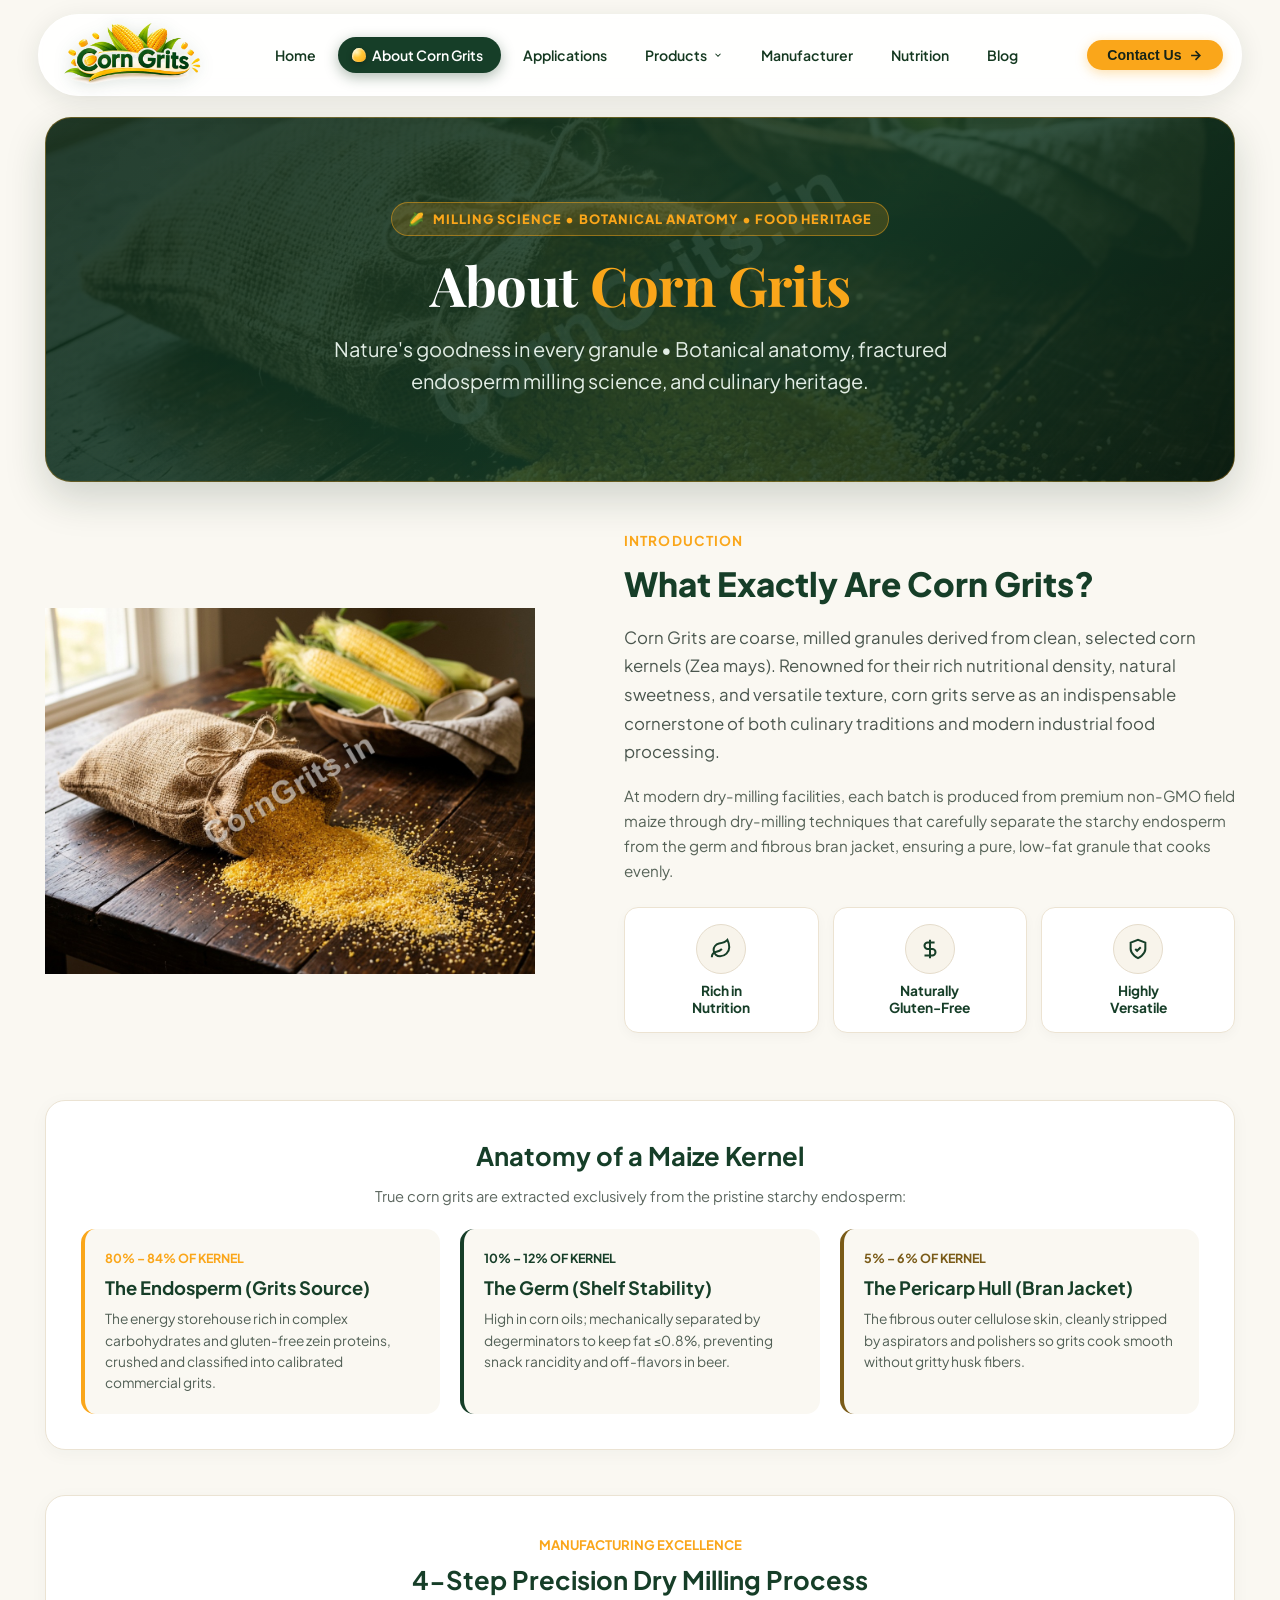
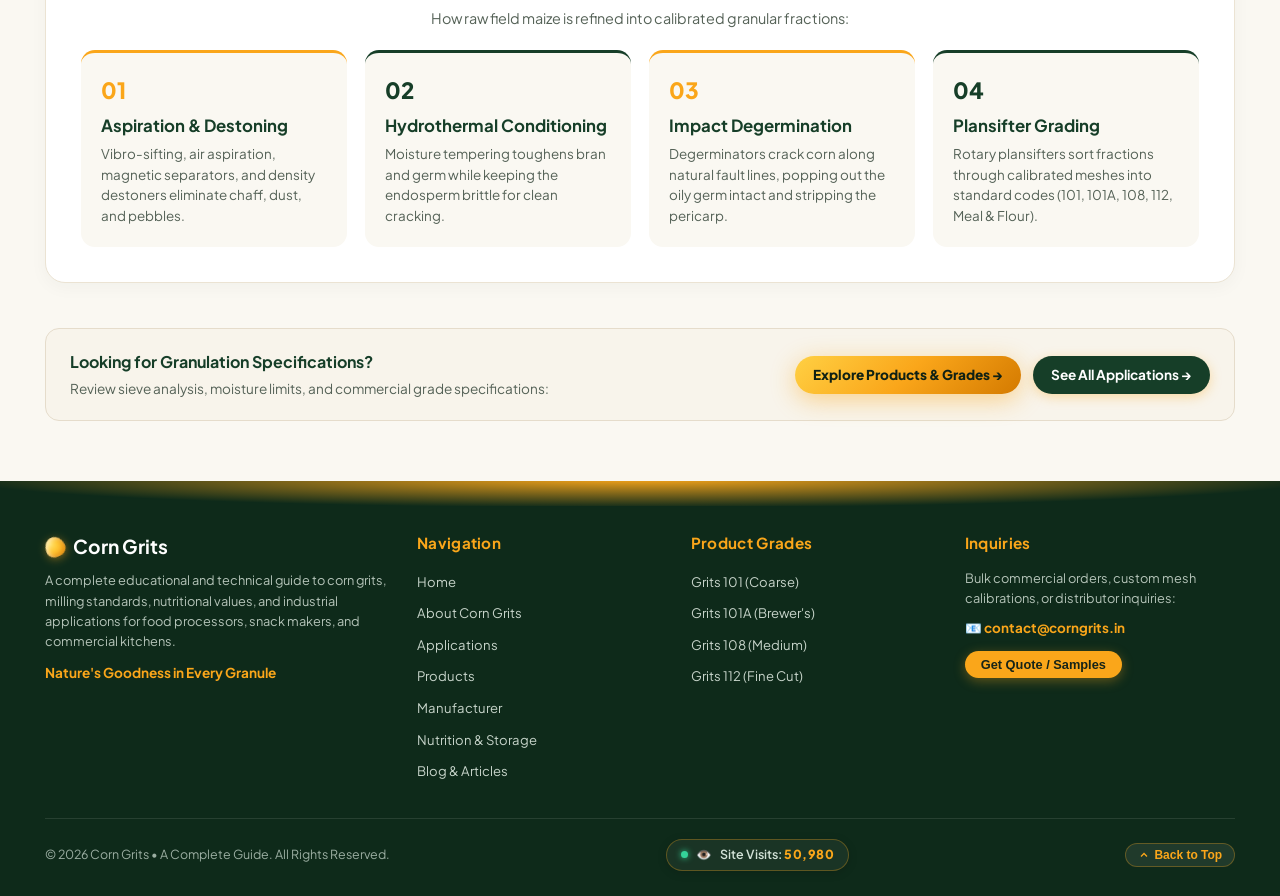
<file: what-are-grits.html>
<!DOCTYPE html>
<html lang="en">
<head>
  <meta charset="UTF-8">
  <meta name="viewport" content="width=device-width, initial-scale=1.0">
  <title>About Corn Grits – Definition, Heritage &amp; Milling | A Complete Guide</title>
  <meta name="description" content="A complete guide to Corn Grits: definition, kernel anatomy, dry-milling technology, and culinary origins.">
  
  <link rel="preconnect" href="https://fonts.googleapis.com">
  <link rel="preconnect" href="https://fonts.gstatic.com" crossorigin>
  <link href="https://fonts.googleapis.com/css2?family=Playfair+Display:ital,wght@0,600;0,700;1,500;1,600&family=Plus+Jakarta+Sans:wght@500;600;700;800&display=swap" rel="stylesheet">
      <!-- High-Compatibility Favicon Suite -->
  <link rel="icon" type="image/svg+xml" href="favicon.svg?v=corn3">
  <link rel="icon" type="image/png" sizes="32x32" href="images/favicon-32x32.png?v=corn3">
  <link rel="icon" type="image/png" sizes="16x16" href="images/favicon-16x16.png?v=corn3">
  <link rel="shortcut icon" type="image/x-icon" href="favicon.ico?v=corn3">
  <link rel="apple-touch-icon" sizes="180x180" href="images/favicon.png?v=corn3">
  <link rel="stylesheet" href="css/style.css?v=2.9.0">
</head>
<body>

  <!-- Floating Navigation Bar -->
  <header class="header-wrap">
    <div class="navbar-pill">
      <a href="index.html" class="logo-corn" aria-label="Corn Grits Homepage">
        <img src="images/corn-grits-logo.png" alt="Corn Grits" class="brand-emblem-img" width="280" height="72">
      </a>

      <nav class="nav-links" aria-label="Main Navigation">
        <a href="index.html" class="nav-item">Home</a>
        <a href="what-are-grits.html" class="nav-item is-active"><span class="nav-active-corn" aria-hidden="true"></span>About Corn Grits</a>
        <a href="applications.html" class="nav-item">Applications</a>
        
        <div class="nav-dropdown">
          <a href="varieties.html" class="nav-item">
            Products
            <svg width="10" height="10" viewBox="0 0 24 24" fill="none" stroke="currentColor" stroke-width="2.5"><path d="M6 9l6 6 6-6"/></svg>
          </a>
          <div class="dropdown-menu">
            <a href="varieties.html#commercial-grades" class="dropdown-link">
              <span>Grits 101 (Coarse)</span>
              <span class="dropdown-tag">10–14 Mesh</span>
            </a>
            <a href="varieties.html#commercial-grades" class="dropdown-link">
              <span>Grits 101A (Brewer's)</span>
              <span class="dropdown-tag">Low-Fat</span>
            </a>
            <a href="varieties.html#commercial-grades" class="dropdown-link">
              <span>Grits 108 (Medium)</span>
              <span class="dropdown-tag">14–20 Mesh</span>
            </a>
            <a href="varieties.html#commercial-grades" class="dropdown-link">
              <span>Grits 112 (Fine Cut)</span>
              <span class="dropdown-tag">20–30 Mesh</span>
            </a>
          </div>
        </div>

        <a href="manufacturer.html" class="nav-item">Manufacturer</a>
        <a href="nutrition.html" class="nav-item">Nutrition</a>
        <a href="blog.html" class="nav-item">Blog</a>
      </nav>

      <div style="display: flex; align-items: center; gap: 10px;">
        <button class="btn-contact" data-open-modal="contact">
          <span>Contact Us</span>
          <svg width="15" height="15" viewBox="0 0 24 24" fill="none" stroke="currentColor" stroke-width="2.5"><path d="M5 12h14M12 5l7 7-7 7"/></svg>
        </button>

        <button class="mobile-toggle" aria-label="Toggle navigation menu">
          <svg width="24" height="24" viewBox="0 0 24 24" fill="none" stroke="currentColor" stroke-width="2.2"><path d="M4 6h16M4 12h16M4 18h16"/></svg>
        </button>
      </div>
    </div>
  </header>

    <!-- Mobile Navigation Drawer -->
  <div class="mobile-nav-backdrop"></div>
  <aside class="mobile-nav-drawer" aria-label="Mobile Navigation">
    <div class="mobile-drawer-header">
      <div class="mobile-drawer-brand">
        <img src="images/corn-grits-logo.png" alt="Corn Grits" class="brand-emblem-img" style="height: 48px; width: auto;" width="190" height="48">
      </div>
      <button class="mobile-drawer-close" aria-label="Close navigation menu">&times;</button>
    </div>
    <nav class="mobile-drawer-nav">
      <a href="index.html" class="mobile-nav-link">
        <span>Home</span>
        
      </a>
      <a href="what-are-grits.html" class="mobile-nav-link is-active">
        <span>About Corn Grits</span>
        <span class="nav-active-corn" aria-hidden="true"></span>
      </a>
      <a href="applications.html" class="mobile-nav-link">
        <span>Applications</span>
        
      </a>
      <a href="varieties.html" class="mobile-nav-link">
        <span>Products &amp; Grades</span>
        
      </a>
      <a href="varieties.html#commercial-grades" class="mobile-sub-link">&bull; Grits 101, 101A, 108, 112</a>
      <a href="manufacturer.html" class="mobile-nav-link">
        <span>Manufacturer</span>
        
      </a>
      <a href="nutrition.html" class="mobile-nav-link">
        <span>Nutrition &amp; Storage</span>
        
      </a>
      <a href="blog.html" class="mobile-nav-link">
        <span>Blog &amp; Articles</span>
      </a>
    </nav>
    <div class="mobile-drawer-footer">
      <button class="btn-contact mobile-drawer-btn" data-open-modal="contact">
        <span>Contact Us &rarr;</span>
      </button>
      <a href="mailto:contact@corngrits.in" class="mobile-drawer-email">
        <span>📧 contact@corngrits.in</span>
      </a>
    </div>
  </aside>

  <main style="padding-top: 20px; padding-bottom: 60px;">
    <div class="container">
      
      <!-- Page Hero Banner -->
      <section class="page-hero-section" data-reveal="fade-up">
        <div class="page-hero-inner">
          <div class="page-hero-badge">
            <span aria-hidden="true">🌽</span>
            <span>Milling Science &bull; Botanical Anatomy &bull; Food Heritage</span>
          </div>
          <h1 class="page-hero-title">About <span>Corn Grits</span></h1>
          <p class="page-hero-subtitle">Nature's goodness in every granule &bull; Botanical anatomy, fractured endosperm milling science, and culinary heritage.</p>
        </div>
      </section>

      <!-- Core Overview Grid -->
      <div class="about-grid" style="margin-bottom: 45px;">
        <!-- Left Visual: Burlap Sack Spill from Mockup -->
        <div class="about-media-box">
          <img src="images/mockup/about-burlap.jpg" alt="Rustic burlap sack spilling golden corn grits on a wooden kitchen table" width="490" height="300">
        </div>

        <!-- Right Content & Badges -->
        <div>
          <span style="color: var(--color-gold); font-size: 0.85rem; font-weight: 700; text-transform: uppercase; letter-spacing: 0.08em;">Introduction</span>
          <h2 style="font-size: clamp(1.8rem, 2.6vw, 2.3rem); color: var(--color-forest); font-weight: 800; margin: 4px 0 14px;">What Exactly Are Corn Grits?</h2>
          <p style="color: #4A564E; font-size: 1.05rem; line-height: 1.7; margin-bottom: 16px;">
            Corn Grits are coarse, milled granules derived from clean, selected corn kernels (Zea mays). Renowned for their rich nutritional density, natural sweetness, and versatile texture, corn grits serve as an indispensable cornerstone of both culinary traditions and modern industrial food processing.
          </p>
          <p style="color: #556257; font-size: 0.95rem; line-height: 1.65; margin-bottom: 24px;">
            At modern dry-milling facilities, each batch is produced from premium non-GMO field maize through dry-milling techniques that carefully separate the starchy endosperm from the germ and fibrous bran jacket, ensuring a pure, low-fat granule that cooks evenly.
          </p>

          <!-- 3 Feature Badges from Mockup -->
          <div class="about-features-row">
            <div class="about-feature-col">
              <div class="feature-circle" aria-hidden="true">
                <svg width="22" height="22" viewBox="0 0 24 24" fill="none" stroke="currentColor" stroke-width="2.2"><path d="M11 20A7 7 0 0 1 9.8 6.1C15.5 5 17 4.48 19 2c1 2 2 4.18 2 8 0 5.5-4.78 10-10 10Z"/><path d="M2 21c0-3 1.85-5.36 5.08-6C9.5 14.52 12 13 13 12"/></svg>
              </div>
              <span class="feature-title">Rich in<br>Nutrition</span>
            </div>
            <div class="about-feature-col">
              <div class="feature-circle" aria-hidden="true">
                <svg width="22" height="22" viewBox="0 0 24 24" fill="none" stroke="currentColor" stroke-width="2.2"><path d="M12 2v20M17 5H9.5a3.5 3.5 0 0 0 0 7h5a3.5 3.5 0 0 1 0 7H6"/></svg>
              </div>
              <span class="feature-title">Naturally<br>Gluten-Free</span>
            </div>
            <div class="about-feature-col">
              <div class="feature-circle" aria-hidden="true">
                <svg width="22" height="22" viewBox="0 0 24 24" fill="none" stroke="currentColor" stroke-width="2.2"><path d="M12 22s8-4 8-10V5l-8-3-8 3v7c0 6 8 10 8 10z"/><path d="m9 12 2 2 4-4"/></svg>
              </div>
              <span class="feature-title">Highly<br>Versatile</span>
            </div>
          </div>
        </div>
      </div>

      <!-- Section: Anatomy of a Corn Kernel -->
      <div class="anatomy-card-wrapper">
        <h2 style="color: var(--color-forest); font-size: clamp(1.3rem, 3.2vw, 1.6rem); margin-bottom: 8px; text-align: center;">Anatomy of a Maize Kernel</h2>
        <p style="text-align: center; color: #5B665E; font-size: 0.92rem; max-width: 750px; margin: 0 auto 20px;">
          True corn grits are extracted exclusively from the pristine starchy endosperm:
        </p>

        <div class="anatomy-grid">
          <div class="anatomy-item">
            <div style="font-size: 0.78rem; font-weight: 700; color: #FAA61A; text-transform: uppercase;">80% – 84% OF KERNEL</div>
            <h3 style="color: #163E28; font-size: 1.15rem; margin: 4px 0 6px;">The Endosperm (Grits Source)</h3>
            <p style="font-size: 0.86rem; color: #526056; line-height: 1.55; margin: 0;">
              The energy storehouse rich in complex carbohydrates and gluten-free zein proteins, crushed and classified into calibrated commercial grits.
            </p>
          </div>

          <div class="anatomy-item border-forest">
            <div style="font-size: 0.78rem; font-weight: 700; color: #163E28; text-transform: uppercase;">10% – 12% OF KERNEL</div>
            <h3 style="color: #163E28; font-size: 1.15rem; margin: 4px 0 6px;">The Germ (Shelf Stability)</h3>
            <p style="font-size: 0.86rem; color: #526056; line-height: 1.55; margin: 0;">
              High in corn oils; mechanically separated by degerminators to keep fat &le;0.8%, preventing snack rancidity and off-flavors in beer.
            </p>
          </div>

          <div class="anatomy-item border-gold-dark">
            <div style="font-size: 0.78rem; font-weight: 700; color: #7A5B18; text-transform: uppercase;">5% – 6% OF KERNEL</div>
            <h3 style="color: #163E28; font-size: 1.15rem; margin: 4px 0 6px;">The Pericarp Hull (Bran Jacket)</h3>
            <p style="font-size: 0.86rem; color: #526056; line-height: 1.55; margin: 0;">
              The fibrous outer cellulose skin, cleanly stripped by aspirators and polishers so grits cook smooth without gritty husk fibers.
            </p>
          </div>
        </div>
      </div>

      <!-- Section: Precision Industrial Milling Process -->
      <div class="milling-card-wrapper">
        <div style="text-align: center; margin-bottom: 20px;">
          <span style="color: var(--color-gold); font-size: 0.82rem; font-weight: 700; text-transform: uppercase;">Manufacturing Excellence</span>
          <h2 style="color: var(--color-forest); font-size: clamp(1.3rem, 3.2vw, 1.6rem); margin-top: 4px; margin-bottom: 6px;">4-Step Precision Dry Milling Process</h2>
          <p style="color: #556257; font-size: 0.9rem; max-width: 700px; margin: 0 auto;">
            How raw field maize is refined into calibrated granular fractions:
          </p>
        </div>

        <div class="milling-grid">
          <!-- Step 1 -->
          <div class="milling-step-card">
            <div class="milling-step-header">
              <div class="milling-step-num" style="font-size: 1.4rem; font-weight: 800; color: #FAA61A; margin-bottom: 4px;">01</div>
              <strong class="milling-step-title" style="color: #163E28; font-size: 1.05rem; display: block; margin-bottom: 4px;">Aspiration &amp; Destoning</strong>
            </div>
            <p style="font-size: 0.84rem; color: #556257; line-height: 1.55; margin: 0;">
              Vibro-sifting, air aspiration, magnetic separators, and density destoners eliminate chaff, dust, and pebbles.
            </p>
          </div>

          <!-- Step 2 -->
          <div class="milling-step-card border-forest">
            <div class="milling-step-header">
              <div class="milling-step-num" style="font-size: 1.4rem; font-weight: 800; color: #163E28; margin-bottom: 4px;">02</div>
              <strong class="milling-step-title" style="color: #163E28; font-size: 1.05rem; display: block; margin-bottom: 4px;">Hydrothermal Conditioning</strong>
            </div>
            <p style="font-size: 0.84rem; color: #556257; line-height: 1.55; margin: 0;">
              Moisture tempering toughens bran and germ while keeping the endosperm brittle for clean cracking.
            </p>
          </div>

          <!-- Step 3 -->
          <div class="milling-step-card">
            <div class="milling-step-header">
              <div class="milling-step-num" style="font-size: 1.4rem; font-weight: 800; color: #FAA61A; margin-bottom: 4px;">03</div>
              <strong class="milling-step-title" style="color: #163E28; font-size: 1.05rem; display: block; margin-bottom: 4px;">Impact Degermination</strong>
            </div>
            <p style="font-size: 0.84rem; color: #556257; line-height: 1.55; margin: 0;">
              Degerminators crack corn along natural fault lines, popping out the oily germ intact and stripping the pericarp.
            </p>
          </div>

          <!-- Step 4 -->
          <div class="milling-step-card border-forest">
            <div class="milling-step-header">
              <div class="milling-step-num" style="font-size: 1.4rem; font-weight: 800; color: #163E28; margin-bottom: 4px;">04</div>
              <strong class="milling-step-title" style="color: #163E28; font-size: 1.05rem; display: block; margin-bottom: 4px;">Plansifter Grading</strong>
            </div>
            <p style="font-size: 0.84rem; color: #556257; line-height: 1.55; margin: 0;">
              Rotary plansifters sort fractions through calibrated meshes into standard codes (101, 101A, 108, 112, Meal &amp; Flour).
            </p>
          </div>
        </div>
      </div>

      <!-- Inter-Page Quick Links Bar -->
      <div style="display: flex; justify-content: space-between; align-items: center; flex-wrap: wrap; gap: 16px; background: #F8F4EB; border-radius: 14px; padding: 20px 24px; border: 1px solid #E5DCCB;">
        <div>
          <strong style="color: #163E28; font-size: 1rem; display: block;">Looking for Granulation Specifications?</strong>
          <span style="color: #556257; font-size: 0.85rem;">Review sieve analysis, moisture limits, and commercial grade specifications:</span>
        </div>
        <div style="display: flex; gap: 12px; flex-wrap: wrap;">
          <a href="varieties.html" class="btn-know-more" style="font-size: 0.85rem; padding: 8px 18px;">
            <span>Explore Products &amp; Grades &rarr;</span>
          </a>
          <a href="applications.html" class="btn-contact" style="font-size: 0.85rem; padding: 8px 18px; background: #163E28; color: #FFF;">
            <span>See All Applications &rarr;</span>
          </a>
        </div>
      </div>

    </div>
  </main>

  <!-- Master Footer with Golden Curved Wave -->
  <footer class="footer-wave">
    <div class="footer-wave-top"></div>
    <div class="container">
      <div class="footer-grid">
        <div class="footer-brand">
          <h4>
            <span class="corn-kernel-icon" style="width: 20px; height: 20px;"></span>
            Corn Grits
          </h4>
          <p class="footer-notice">
            A complete educational and technical guide to corn grits, milling standards, nutritional values, and industrial applications for food processors, snack makers, and commercial kitchens.
          </p>
          <div style="margin-top: 10px; color: var(--color-gold); font-size: 0.85rem; font-weight: 700;">
            Nature's Goodness in Every Granule
          </div>
        </div>

        <div>
          <h4 class="footer-col-title">Navigation</h4>
          <ul class="footer-links">
            <li><a href="index.html">Home</a></li>
            <li><a href="what-are-grits.html">About Corn Grits</a></li>
            <li><a href="applications.html">Applications</a></li>
            <li><a href="varieties.html">Products</a></li>
            <li><a href="manufacturer.html">Manufacturer</a></li>
            <li><a href="nutrition.html">Nutrition &amp; Storage</a></li>
            <li><a href="blog.html">Blog &amp; Articles</a></li>
          </ul>
        </div>

        <div>
          <h4 class="footer-col-title">Product Grades</h4>
          <ul class="footer-links">
            <li><a href="varieties.html#commercial-grades">Grits 101 (Coarse)</a></li>
            <li><a href="varieties.html#commercial-grades">Grits 101A (Brewer's)</a></li>
            <li><a href="varieties.html#commercial-grades">Grits 108 (Medium)</a></li>
            <li><a href="varieties.html#commercial-grades">Grits 112 (Fine Cut)</a></li>
          </ul>
        </div>

        <div>
          <h4 class="footer-col-title">Inquiries</h4>
          <p class="footer-notice" style="margin-bottom: 8px;">
            Bulk commercial orders, custom mesh calibrations, or distributor inquiries:
          </p>
          <a href="mailto:contact@corngrits.in" style="display: block; font-size: 0.84rem; color: #FAA61A; font-weight: 700; margin-bottom: 12px; text-decoration: none;">📧 contact@corngrits.in</a>
          <button class="btn-contact" data-open-modal="contact" style="display: inline-flex; font-size: 0.8rem; padding: 6px 16px;">
            <span>Get Quote / Samples</span>
          </button>
        </div>
      </div>

            <div class="footer-bottom">
        <div>
          &copy; 2026 Corn Grits &bull; A Complete Guide. All Rights Reserved.
        </div>
        <div class="visitor-counter-badge" aria-label="Website Visitor Counter">
          <span class="visitor-counter-dot" aria-hidden="true"></span>
          <span class="visitor-counter-icon" aria-hidden="true">👁️</span>
          <span>Site Visits: <strong class="visitor-count-number">12,480</strong></span>
        </div>
        <button id="backToTop" class="btn-top" aria-label="Return to top">
          <svg width="12" height="12" viewBox="0 0 24 24" fill="none" stroke="currentColor" stroke-width="2.5"><path d="M18 15l-6-6-6 6"/></svg>
          Back to Top
        </button>
      </div>
    </div>
  </footer>

  <!-- Contact Us Modal -->
  <div id="contactModal" class="modal-overlay" aria-hidden="true" role="dialog" aria-modal="true" aria-labelledby="modalTitle">
    <div class="modal-card">
      <button id="closeContactModal" class="modal-close" aria-label="Close dialog">&times;</button>
      
      <div style="text-align: center; margin-bottom: 20px;">
        <span style="font-size: 0.8rem; font-weight: 700; color: #FAA61A; text-transform: uppercase; letter-spacing: 0.08em;">Commercial Inquiry</span>
        <h3 id="modalTitle" style="color: #163E28; font-size: 1.6rem; font-weight: 800; margin-top: 2px;">Inquire for Supply</h3>
        <p id="modalSubtitle" style="font-size: 0.85rem; color: #5B665E; margin-top: 4px;">Connect with Certified Suppliers &amp; Millers</p>
      </div>

      <form action="https://formsubmit.co/contact@corngrits.in" method="POST">
        <input type="hidden" name="_captcha" value="false">
        <input type="hidden" name="_template" value="table">
        <input type="hidden" name="_subject" value="New Corn Grits Commercial Inquiry">
        <div class="form-row-2">
          <div class="form-group">
            <label class="form-label" for="contactName">Your Name</label>
            <input type="text" id="contactName" class="form-control" required placeholder="Full Name">
          </div>

          <div class="form-group">
            <label class="form-label" for="contactCompany">Company / Business Name</label>
            <input type="text" id="contactCompany" class="form-control" placeholder="Company Name">
          </div>
        </div>

        <div class="form-row-2">
          <div class="form-group">
            <label class="form-label" for="contactEmail">Email Address</label>
            <input type="email" id="contactEmail" class="form-control" required placeholder="name@company.com">
          </div>

          <div class="form-group">
            <label class="form-label" for="contactProduct">Product of Interest</label>
            <select id="contactProduct" class="form-control">
              <option value="Corn Grits 101 (Coarse / Flaking)">Corn Grits 101 (Coarse / Flaking)</option>
              <option value="Corn Grits 101A (Brewer's Low-Fat)">Corn Grits 101A (Brewer's Low-Fat)</option>
              <option value="Corn Grits 108 (Medium Granulation)">Corn Grits 108 (Medium Granulation)</option>
              <option value="Corn Grits 112 (Fine Cut)">Corn Grits 112 (Fine Cut)</option>
              <option value="Corn Meal">Corn Meal</option>
              <option value="Corn Flour">Corn Flour</option>
              <option value="Maize Broken">Maize Broken</option>
              <option value="Bulk / Custom Mesh Specification">Bulk / Custom Mesh Specification</option>
            </select>
          </div>
        </div>

        <div class="form-group">
          <label class="form-label" for="contactMessage">Volume &amp; Requirements</label>
          <textarea id="contactMessage" class="form-control" rows="3" placeholder="Tell us about required quantity (MT), packaging, or destination..."></textarea>
        </div>

        <button type="submit" class="btn-contact" style="width: 100%; justify-content: center; padding: 12px; font-size: 0.95rem; font-weight: 700;">
          <span>Submit Commercial Inquiry &rarr;</span>
        </button>
        <div style="text-align: center; margin-top: 14px; font-size: 0.82rem; color: #6A776D;">
          Prefer direct email? Send specs to: <a href="mailto:contact@corngrits.in" style="color: #163E28; font-weight: 700; text-decoration: underline;">contact@corngrits.in</a>
        </div>
      </form>
    </div>
  </div>

  <script src="js/main.js?v=2.9.0"></script>
</body>
</html>
</file>
<file: css/style.css>
/* ==========================================================================
   Corn Grits – Nature's Goodness in Every Granule
   A Complete Independent Guide & Resource
   Master Design System & Stylesheet
   Palette: Premium Cream, Forest Green, Golden Yellow
   Pure Vanilla CSS3 – Responsive, Accessible & Modern
   ========================================================================== */

:root {
  /* Colors from Mockup */
  --color-forest: #163E28;
  --color-forest-dark: #0E2A1A;
  --color-forest-light: #2D5D42;
  --color-gold: #FAA61A;
  --color-gold-hover: #E8950B;
  --color-gold-light: #FFF8E7;
  --color-cream-bg: #FAF8F2;
  --color-cream-card: #FFFFFF;
  --color-text-main: #1D2A20;
  --color-text-muted: #526056;
  --color-white: #FFFFFF;
  --color-border-subtle: #EBE3D3;

  /* Typography */
  --font-serif: 'Playfair Display', Georgia, serif;
  --font-sans: 'Plus Jakarta Sans', -apple-system, BlinkMacSystemFont, 'Segoe UI', Roboto, Helvetica, Arial, sans-serif;

  /* Radius */
  --radius-sm: 6px;
  --radius-md: 12px;
  --radius-lg: 18px;
  --radius-xl: 26px;
  --radius-full: 9999px;

  /* Transitions */
  --transition: 250ms cubic-bezier(0.16, 1, 0.3, 1);
  --shadow-sm: 0 2px 8px rgba(0, 0, 0, 0.05);
  --shadow-md: 0 6px 20px rgba(0, 0, 0, 0.08);
  --shadow-lg: 0 12px 32px rgba(18, 43, 30, 0.12);
}

*, *::before, *::after {
  box-sizing: border-box;
  margin: 0;
  padding: 0;
}

html {
  font-size: 16px;
  scroll-behavior: smooth;
  -webkit-font-smoothing: antialiased;
}

body {
  font-family: var(--font-sans);
  color: var(--color-text-main);
  background-color: var(--color-cream-bg);
  line-height: 1.6;
  overflow-x: hidden;
}

img {
  display: block;
  max-width: 100%;
  height: auto;
}

a {
  color: inherit;
  text-decoration: none;
}

/* Accessibility Helper */
.sr-only {
  position: absolute;
  width: 1px;
  height: 1px;
  padding: 0;
  margin: -1px;
  overflow: hidden;
  clip: rect(0, 0, 0, 0);
  white-space: nowrap;
  border: 0;
}

/* Container - Expansive Full Screen (No Wasted Side Space) */
.container {
  width: 100%;
  max-width: 100%;
  margin: 0;
  padding: 0 clamp(20px, 3.5vw, 60px);
}

/* --------------------------------------------------------------------------
   1. Floating Pill Navigation Bar (Exact Mockup Match)
   -------------------------------------------------------------------------- */
.header-wrap {
  position: sticky;
  top: 14px;
  z-index: 1000;
  width: 100%;
  padding: 0 clamp(16px, 3vw, 40px);
  transition: all 0.3s cubic-bezier(0.16, 1, 0.3, 1);
}

.index-page .header-wrap {
  margin-bottom: -68px;
}

@media (max-width: 840px) {
  .index-page .header-wrap {
    margin-bottom: -56px;
  }
}

.header-scrolled {
  top: 8px;
}

.navbar-pill {
  max-width: 1240px;
  margin: 0 auto;
  background: rgba(255, 255, 255, 0.88);
  backdrop-filter: blur(16px);
  -webkit-backdrop-filter: blur(16px);
  border-radius: var(--radius-full);
  padding: 4px 18px 4px 22px;
  box-shadow: 0 6px 26px rgba(18, 43, 30, 0.1);
  display: flex;
  align-items: center;
  justify-content: space-between;
  border: 1.5px solid rgba(255, 255, 255, 0.95);
  transition: all var(--transition);
}

.header-scrolled .navbar-pill {
  background: rgba(255, 255, 255, 0.97);
  box-shadow: 0 10px 32px rgba(18, 43, 30, 0.18);
  border-color: rgba(250, 166, 26, 0.4);
}

.logo-corn {
  display: flex;
  align-items: center;
  gap: 8px;
  text-decoration: none;
  cursor: pointer;
  transition: transform 0.25s cubic-bezier(0.34, 1.56, 0.64, 1);
  user-select: none;
}

.logo-corn:hover {
  transform: translateY(-2px) scale(1.03);
}

.logo-corn:active,
.logo-corn.logo-popping {
  animation: logoClickNudge 0.5s cubic-bezier(0.34, 1.56, 0.64, 1);
}

@keyframes logoClickNudge {
  0% { transform: scale(0.94) rotate(0deg); }
  25% { transform: translateY(-4px) scale(1.08) rotate(-3deg); }
  50% { transform: translateY(1.5px) scale(0.98) rotate(2deg); }
  75% { transform: translateY(-1px) scale(1.02) rotate(-0.5deg); }
  100% { transform: translateY(0) scale(1) rotate(0deg); }
}

.brand-emblem-img {
  height: 72px;
  width: auto;
  max-width: 290px;
  object-fit: contain;
  display: block;
  filter: drop-shadow(0 2px 8px rgba(22, 62, 40, 0.14));
  transition: transform 0.3s cubic-bezier(0.34, 1.56, 0.64, 1);
}

.logo-corn:hover .brand-emblem-img {
  transform: scale(1.05) rotate(-1deg);
}

.logo-brand-text {
  display: none;
}

.corn-kernel-icon {
  width: 26px;
  height: 26px;
  background: radial-gradient(circle at 35% 30%, #FFE066 0%, #FFC837 35%, #FAA61A 80%, #D47A00 100%);
  border-radius: 50% 50% 45% 45% / 60% 60% 40% 40%;
  box-shadow: inset -2px -2px 4px rgba(180, 100, 0, 0.35), inset 2px 2px 4px rgba(255, 255, 255, 0.6), 0 2px 8px rgba(250, 166, 26, 0.45);
  transform: rotate(-25deg);
  flex-shrink: 0;
  transition: transform 0.3s cubic-bezier(0.34, 1.56, 0.64, 1);
  animation: cornPopUp 0.85s cubic-bezier(0.34, 1.56, 0.64, 1) both;
}

@keyframes cornPopUp {
  0% {
    opacity: 0;
    transform: scale(0) rotate(-90deg);
  }
  50% {
    opacity: 1;
    transform: scale(1.35) translateY(-5px) rotate(-10deg);
  }
  75% {
    transform: scale(0.9) translateY(2px) rotate(-32deg);
  }
  100% {
    opacity: 1;
    transform: scale(1) translateY(0) rotate(-25deg);
  }
}

.logo-corn:hover .corn-kernel-icon {
  animation: cornFlipBounce 0.75s cubic-bezier(0.34, 1.56, 0.64, 1);
}

@keyframes cornFlipBounce {
  0% { transform: scale(1) rotate(-25deg); }
  35% { transform: translateY(-10px) scale(1.3) rotate(160deg); }
  70% { transform: translateY(-2px) scale(0.95) rotate(370deg); }
  100% { transform: translateY(0) scale(1) rotate(335deg); }
}

.nav-links {
  display: flex;
  align-items: center;
  gap: 6px;
}

.nav-item {
  position: relative;
  padding: 7px 16px;
  font-size: 0.88rem;
  font-weight: 600;
  color: #143820;
  border-radius: var(--radius-full);
  transition: transform 0.25s cubic-bezier(0.34, 1.56, 0.64, 1), background-color 0.25s ease, color 0.25s ease;
  display: inline-flex;
  align-items: center;
  gap: 6px;
  cursor: pointer;
  user-select: none;
}

.nav-item:hover {
  color: #163E28;
  background: rgba(250, 166, 26, 0.16);
  transform: translateY(-2px);
}

.nav-item:active,
.nav-clicked-bounce {
  animation: tabBouncePop 0.45s cubic-bezier(0.34, 1.56, 0.64, 1);
}

@keyframes tabBouncePop {
  0% { transform: scale(0.92); }
  45% { transform: translateY(-5px) scale(1.1); }
  75% { transform: translateY(1px) scale(0.98); }
  100% { transform: translateY(0) scale(1); }
}

.nav-item.is-active {
  background-color: var(--color-forest);
  color: var(--color-white) !important;
  padding: 7px 18px 7px 14px;
  box-shadow: 0 4px 14px rgba(20, 56, 32, 0.35);
  transform: translateY(0);
}

.nav-item.is-active:hover {
  background-color: var(--color-forest-light);
  transform: translateY(-1px);
}

/* Active Bobbling Corn Kernel Indicator */
.nav-active-corn {
  display: inline-block;
  width: 14px;
  height: 14px;
  background: radial-gradient(circle at 35% 30%, #FFF5B8 0%, #FFC837 40%, #FAA61A 100%);
  border-radius: 50% 50% 40% 40% / 60% 60% 40% 40%;
  box-shadow: 0 2px 6px rgba(0, 0, 0, 0.25), inset 1px 1px 2px rgba(255, 255, 255, 0.8);
  animation: cornBobble 2.2s ease-in-out infinite;
  transform-origin: center bottom;
  flex-shrink: 0;
}

@keyframes cornBobble {
  0%, 100% {
    transform: translateY(0) rotate(-12deg);
  }
  25% {
    transform: translateY(-5px) rotate(-2deg) scale(1.15);
  }
  50% {
    transform: translateY(0) rotate(-12deg);
  }
  75% {
    transform: translateY(-3px) rotate(-22deg) scale(1.05);
  }
}

/* --------------------------------------------------------------------------
   Physical Corn Bouncing Particles (Triggered on Click / Tab Switch)
   -------------------------------------------------------------------------- */
.corn-bounce-particle {
  position: fixed;
  z-index: 99999;
  pointer-events: none;
  background: radial-gradient(circle at 35% 30%, #FFF2A1 0%, #FFC837 35%, #FAA61A 75%, #C97200 100%);
  border-radius: 50% 50% 40% 40% / 60% 60% 40% 40%;
  box-shadow: 0 4px 12px rgba(250, 166, 26, 0.55), inset 1.5px 1.5px 2px rgba(255, 255, 255, 0.9), inset -1.5px -1.5px 3px rgba(180, 90, 0, 0.4);
  animation: cornPopAnimation 0.85s cubic-bezier(0.22, 1, 0.36, 1) forwards;
}

@keyframes cornPopAnimation {
  0% {
    opacity: 1;
    transform: translate(-50%, -50%) scale(0.3) rotate(0deg);
  }
  35% {
    transform: translate(calc(-50% + var(--tx)), calc(-50% + var(--ty))) scale(1.25) rotate(calc(var(--rot) * 0.5));
  }
  65% {
    transform: translate(calc(-50% + var(--tx) * 1.25), calc(-50% + var(--ty) + 25px)) scale(0.95) rotate(var(--rot));
    opacity: 0.95;
  }
  100% {
    transform: translate(calc(-50% + var(--tx) * 1.45), calc(-50% + var(--ty) + 75px)) scale(0.25) rotate(calc(var(--rot) * 1.5));
    opacity: 0;
  }
}

/* Dropdown */
.nav-dropdown {
  position: relative;
}

.dropdown-menu {
  position: absolute;
  top: calc(100% + 8px);
  left: 50%;
  transform: translateX(-50%) translateY(8px);
  background: var(--color-white);
  border-radius: var(--radius-md);
  padding: 8px;
  box-shadow: var(--shadow-lg);
  border: 1px solid var(--color-border-subtle);
  min-width: 240px;
  opacity: 0;
  visibility: hidden;
  transition: all var(--transition);
  z-index: 1050;
}

.nav-dropdown:hover .dropdown-menu {
  opacity: 1;
  visibility: visible;
  transform: translateX(-50%) translateY(0);
}

.dropdown-link {
  display: flex;
  align-items: center;
  justify-content: space-between;
  padding: 8px 12px;
  font-size: 0.85rem;
  font-weight: 600;
  color: var(--color-forest);
  border-radius: var(--radius-sm);
  transition: all var(--transition);
}

.dropdown-link:hover {
  background: var(--color-gold-light);
  color: var(--color-gold-hover);
  padding-left: 16px;
}

.dropdown-tag {
  font-size: 0.7rem;
  background: #F3EBDD;
  color: #7A5B18;
  padding: 2px 6px;
  border-radius: 4px;
}

/* Contact Button */
.btn-contact {
  background: var(--color-gold);
  color: #162418;
  font-weight: 700;
  font-size: 0.88rem;
  border-radius: var(--radius-full);
  padding: 7px 20px;
  box-shadow: 0 3px 12px rgba(250, 166, 26, 0.35);
  display: inline-flex;
  align-items: center;
  gap: 6px;
  border: none;
  cursor: pointer;
  transition: all var(--transition);
}

.btn-contact:hover {
  background: var(--color-gold-hover);
  transform: translateY(-1px);
  box-shadow: 0 6px 18px rgba(250, 166, 26, 0.45);
}

/* Mobile Toggle & Navigation Drawer */
.mobile-toggle,
.menu-toggle {
  display: none;
  background: none;
  border: none;
  cursor: pointer;
  padding: 6px;
  color: var(--color-forest);
}

.mobile-nav-backdrop {
  position: fixed;
  inset: 0;
  background: rgba(10, 26, 17, 0.6);
  backdrop-filter: blur(4px);
  -webkit-backdrop-filter: blur(4px);
  z-index: 9998;
  opacity: 0;
  visibility: hidden;
  transition: opacity 0.35s ease, visibility 0.35s ease;
}

.mobile-nav-backdrop.is-open {
  opacity: 1;
  visibility: visible;
}

.mobile-nav-drawer {
  position: fixed;
  top: 0;
  right: -360px;
  width: 320px;
  max-width: 88vw;
  height: 100vh;
  height: 100dvh;
  background: #FFFDF9;
  z-index: 9999;
  padding: 24px 20px 30px;
  transition: right 0.35s cubic-bezier(0.16, 1, 0.3, 1);
  box-shadow: -8px 0 32px rgba(10, 26, 17, 0.25);
  display: flex;
  flex-direction: column;
  overflow-y: auto;
  -webkit-overflow-scrolling: touch;
}

.mobile-nav-drawer.is-open {
  right: 0 !important;
}

/* Drawer Header */
.mobile-drawer-header {
  display: flex;
  align-items: center;
  justify-content: space-between;
  padding-bottom: 16px;
  margin-bottom: 16px;
  border-bottom: 1px solid #ECE2D0;
  flex-shrink: 0;
}

.mobile-drawer-brand {
  display: flex;
  align-items: center;
  gap: 10px;
}

.mobile-drawer-logo {
  font-family: var(--font-sans);
  color: #163E28;
  font-size: 1.2rem;
  font-weight: 800;
  letter-spacing: -0.01em;
}

.mobile-drawer-close {
  background: #F4EFE4;
  border: 1px solid rgba(22, 62, 40, 0.1);
  width: 40px;
  height: 40px;
  border-radius: 50%;
  font-size: 1.6rem;
  line-height: 1;
  color: #163E28;
  cursor: pointer;
  display: flex;
  align-items: center;
  justify-content: center;
  transition: all 0.2s ease;
}

.mobile-drawer-close:hover,
.mobile-drawer-close:active {
  background: #E8DECE;
  transform: rotate(90deg);
  color: #0E2A1A;
}

/* Drawer Navigation Links */
.mobile-drawer-nav {
  display: flex;
  flex-direction: column;
  gap: 6px;
  flex: 1;
}

.mobile-nav-link {
  display: flex;
  align-items: center;
  justify-content: space-between;
  padding: 13px 16px;
  min-height: 48px;
  font-size: 1rem;
  font-weight: 600;
  color: #1D3B26;
  border-radius: 12px;
  text-decoration: none;
  transition: all 0.2s ease;
}

.mobile-nav-link:hover,
.mobile-nav-link:active {
  background: rgba(250, 166, 26, 0.16);
  color: #163E28;
  padding-left: 20px;
}

.mobile-nav-link.is-active {
  background: #163E28;
  color: #FFFFFF !important;
  font-weight: 700;
  box-shadow: 0 4px 14px rgba(22, 62, 40, 0.22);
}

.mobile-sub-link {
  padding: 8px 16px 8px 34px;
  font-size: 0.88rem;
  color: #8C6415;
  font-weight: 600;
  display: block;
  text-decoration: none;
  transition: all 0.2s ease;
}

.mobile-sub-link:hover,
.mobile-sub-link:active {
  color: #D47A00;
  padding-left: 38px;
}

/* Drawer Footer */
.mobile-drawer-footer {
  margin-top: auto;
  padding-top: 20px;
  border-top: 1px solid #ECE2D0;
  display: flex;
  flex-direction: column;
  gap: 12px;
}

.mobile-drawer-btn {
  width: 100%;
  justify-content: center;
  padding: 12px 20px;
  font-size: 0.95rem;
  min-height: 46px;
}

.mobile-drawer-email {
  text-align: center;
  font-size: 0.82rem;
  color: #8C6415;
  font-weight: 700;
  text-decoration: none;
  transition: color 0.2s ease;
  padding: 6px;
}

.mobile-drawer-email:hover {
  color: #FAA61A;
}

@media (min-width: 861px) {
  .mobile-toggle,
  .menu-toggle,
  .mobile-nav-backdrop,
  .mobile-nav-drawer {
    display: none !important;
  }
}

@media (max-width: 860px) {
  .nav-links {
    display: none !important;
  }
  .mobile-toggle,
  .menu-toggle {
    display: flex;
    align-items: center;
    justify-content: center;
    width: 44px;
    height: 44px;
    border-radius: 50%;
    color: #163E28;
    background: rgba(22, 62, 40, 0.07);
    border: 1px solid rgba(22, 62, 40, 0.12);
    transition: all 0.2s ease;
    cursor: pointer;
    flex-shrink: 0;
  }
  .mobile-toggle:hover,
  .menu-toggle:hover,
  .mobile-toggle:active,
  .menu-toggle:active {
    background: rgba(250, 166, 26, 0.25);
    border-color: rgba(250, 166, 26, 0.5);
    transform: scale(1.05);
  }
  .logo-brand-text {
    font-size: 1.05rem;
  }
}

@media (min-width: 641px) and (max-width: 860px) {
  .navbar-pill .btn-contact {
    display: inline-flex;
    padding: 6px 14px;
    font-size: 0.82rem;
  }
}

@media (max-width: 1024px) {
  .brand-emblem-img {
    height: 60px;
    max-width: 240px;
  }
}

@media (max-width: 860px) {
  .brand-emblem-img {
    height: 52px;
    max-width: 210px;
  }
}

@media (max-width: 640px) {
  .navbar-pill .btn-contact {
    display: none;
  }
  .header-wrap {
    padding: 0 10px;
    top: 8px;
  }
  .navbar-pill {
    padding: 6px 14px;
    border-radius: 9999px;
  }
  .brand-emblem-img {
    height: 46px;
    max-width: 180px;
  }
}

@media (max-width: 480px) {
  .brand-emblem-img {
    height: 42px;
    max-width: 165px;
  }
}

@media (max-width: 360px) {
  .brand-emblem-img {
    height: 38px;
    max-width: 145px;
  }
}

/* --------------------------------------------------------------------------
   2. Hero Panoramic Section with User's Golden Corn Grits Banner & Left Text
   -------------------------------------------------------------------------- */
.hero-panoramic-banner {
  position: relative;
  width: 100%;
  min-height: clamp(760px, 92vh, 960px);
  display: flex;
  align-items: center;
  overflow: hidden;
  padding: clamp(160px, 18vh, 210px) 0 clamp(80px, 9vh, 105px);
  background: linear-gradient(180deg, #FFFDF8 0%, #FAF4E8 45%, #F4EADA 100%);
}

.hero-banner-media-wrap {
  position: absolute;
  inset: 0;
  width: 100%;
  height: 100%;
  overflow: hidden;
  z-index: 1;
  pointer-events: none;
}

.hero-banner-img {
  width: 100%;
  height: 100%;
  object-fit: cover;
  object-position: 100% 36px;
  transform: scale(1.0);
  animation: heroSubtleScale 20s ease-in-out infinite alternate;
}

@keyframes heroSubtleScale {
  0% { transform: scale(1.0); }
  100% { transform: scale(1.035) translate(-0.3%, -0.2%); }
}

/* Soft luminous overlays: Top frosted veil for navbar clearance + Left editorial cream for typography */
.hero-banner-soft-overlay {
  position: absolute;
  inset: 0;
  background: 
    linear-gradient(
      180deg, 
      rgba(255, 253, 248, 0.96) 0%, 
      rgba(255, 253, 248, 0.72) 65px, 
      rgba(255, 253, 248, 0.22) 120px, 
      transparent 170px
    ),
    linear-gradient(
      90deg, 
      rgba(255, 253, 248, 0.98) 0%, 
      rgba(255, 253, 248, 0.93) 34%, 
      rgba(255, 253, 248, 0.68) 54%, 
      rgba(255, 253, 248, 0.12) 74%, 
      transparent 100%
    );
  z-index: 2;
}

@media (max-width: 900px) {
  .hero-banner-soft-overlay {
    background: linear-gradient(
      180deg, 
      rgba(255, 253, 248, 0.97) 0%, 
      rgba(255, 253, 248, 0.90) 55%, 
      rgba(255, 253, 248, 0.68) 100%
    );
  }
}

.hero-banner-container {
  position: relative;
  z-index: 5;
  width: 100%;
  display: flex;
  align-items: center;
  justify-content: space-between;
}

.hero-left-box {
  max-width: 580px;
  text-align: left;
}

.hero-badge {
  display: inline-flex;
  align-items: center;
  gap: 8px;
  background: rgba(22, 62, 40, 0.08);
  color: #163E28;
  border: 1px solid rgba(22, 62, 40, 0.2);
  border-radius: var(--radius-full);
  padding: 8px 20px;
  font-size: 0.84rem;
  font-weight: 800;
  letter-spacing: 0.06em;
  text-transform: uppercase;
  margin-bottom: 20px;
  box-shadow: 0 4px 14px rgba(22, 62, 40, 0.06);
  animation: heroSlideLeft 0.85s cubic-bezier(0.16, 1, 0.3, 1) both;
}

.badge-dot {
  width: 8px;
  height: 8px;
  background: var(--color-gold);
  border-radius: 50%;
  box-shadow: 0 0 10px rgba(250, 166, 26, 0.9);
}

.hero-main-heading {
  font-family: var(--font-sans);
  font-size: clamp(3.2rem, 5.8vw, 4.8rem);
  font-weight: 900;
  color: #163E28;
  line-height: 1.04;
  letter-spacing: -0.025em;
  margin-bottom: 18px;
  animation: heroSlideLeft 0.85s cubic-bezier(0.16, 1, 0.3, 1) 0.1s both;
}

.hero-main-subhead {
  display: block;
  font-family: var(--font-serif);
  font-style: italic;
  font-size: clamp(1.4rem, 2.4vw, 2rem);
  font-weight: 600;
  color: #8C6415;
  line-height: 1.3;
  margin-top: 10px;
  letter-spacing: normal;
}

.hero-main-subhead em {
  font-style: normal;
  color: #B56F00;
  border-bottom: 2.5px solid #FAA61A;
  padding-bottom: 2px;
}

.hero-main-description {
  font-size: clamp(1.02rem, 1.2vw, 1.15rem);
  color: #2F4234;
  line-height: 1.7;
  margin-bottom: 32px;
  font-weight: 500;
  max-width: 500px;
  animation: heroSlideLeft 0.85s cubic-bezier(0.16, 1, 0.3, 1) 0.2s both;
}

.hero-two-buttons {
  display: flex;
  flex-wrap: wrap;
  align-items: center;
  gap: 16px;
  animation: heroSlideLeft 0.85s cubic-bezier(0.16, 1, 0.3, 1) 0.3s both;
}

.btn-know-more {
  background: linear-gradient(135deg, #FFD043 0%, #FAA61A 50%, #D47A00 100%);
  color: #102114;
  font-weight: 800;
  font-size: 1.02rem;
  border-radius: var(--radius-full);
  padding: 15px 34px;
  box-shadow: 0 6px 24px rgba(250, 166, 26, 0.45);
  display: inline-flex;
  align-items: center;
  gap: 10px;
  text-decoration: none;
  transition: all 0.3s cubic-bezier(0.34, 1.56, 0.64, 1);
  cursor: pointer;
}

.btn-know-more svg {
  transition: transform 0.3s ease;
}

.btn-know-more:hover {
  transform: translateY(-3px) scale(1.02);
  box-shadow: 0 12px 32px rgba(250, 166, 26, 0.6);
  color: #0E1C12;
}

.btn-know-more:hover svg {
  transform: translateX(4px);
}

.btn-contact-hero {
  background: #163E28;
  color: #FFFFFF;
  font-weight: 700;
  font-size: 1.02rem;
  border-radius: var(--radius-full);
  padding: 15px 32px;
  border: 1.5px solid rgba(250, 166, 26, 0.5);
  box-shadow: 0 6px 20px rgba(22, 62, 40, 0.22);
  display: inline-flex;
  align-items: center;
  gap: 10px;
  cursor: pointer;
  transition: all 0.3s ease;
}

.btn-contact-hero svg {
  transition: transform 0.3s ease;
}

.btn-contact-hero:hover {
  background: #1C4D32;
  border-color: #FAA61A;
  transform: translateY(-3px);
  box-shadow: 0 12px 28px rgba(22, 62, 40, 0.35);
}

.btn-contact-hero:hover svg {
  transform: translateX(3px) translateY(-2px);
}

/* Floating Quality Highlight near the Bowl */
.hero-floating-badge-bowl {
  position: absolute;
  bottom: clamp(45px, 7vh, 85px);
  right: clamp(20px, 4vw, 65px);
  z-index: 6;
  animation: bowlTagFloat 3.8s ease-in-out infinite alternate;
}

.badge-glow-pill {
  background: rgba(255, 255, 255, 0.94);
  backdrop-filter: blur(16px);
  -webkit-backdrop-filter: blur(16px);
  border: 1.5px solid rgba(250, 166, 26, 0.65);
  border-radius: var(--radius-full);
  padding: 11px 22px;
  display: inline-flex;
  align-items: center;
  gap: 12px;
  box-shadow: 0 12px 32px rgba(22, 62, 40, 0.16), 0 0 0 1px rgba(255, 255, 255, 0.8) inset;
  transition: all 0.3s cubic-bezier(0.34, 1.56, 0.64, 1);
}

.badge-glow-pill:hover {
  transform: translateY(-3px) scale(1.03);
  border-color: #FAA61A;
  box-shadow: 0 16px 38px rgba(250, 166, 26, 0.32);
}

.badge-pulse-indicator {
  width: 10px;
  height: 10px;
  border-radius: 50%;
  background: #FAA61A;
  box-shadow: 0 0 0 0 rgba(250, 166, 26, 0.7);
  animation: goldPulse 2s infinite;
  flex-shrink: 0;
}

@keyframes goldPulse {
  0% {
    transform: scale(0.95);
    box-shadow: 0 0 0 0 rgba(250, 166, 26, 0.7);
  }
  70% {
    transform: scale(1);
    box-shadow: 0 0 0 9px rgba(250, 166, 26, 0);
  }
  100% {
    transform: scale(0.95);
    box-shadow: 0 0 0 0 rgba(250, 166, 26, 0);
  }
}

.pill-sparkle {
  font-size: 1.3rem;
  line-height: 1;
}

.pill-text strong {
  display: block;
  font-size: 0.88rem;
  font-weight: 800;
  color: #163E28;
}

.pill-text small {
  display: block;
  font-size: 0.72rem;
  font-weight: 700;
  color: #8C6415;
  letter-spacing: 0.03em;
}

@keyframes bowlTagFloat {
  0% { transform: translateY(0); }
  100% { transform: translateY(-8px); }
}

@keyframes heroSlideLeft {
  0% {
    opacity: 0;
    transform: translateX(-40px);
  }
  100% {
    opacity: 1;
    transform: translateX(0);
  }
}

@media (max-width: 900px) {
  .hero-panoramic-banner {
    padding-top: 120px;
    padding-bottom: 55px;
    min-height: auto;
  }
  .hero-floating-badge-bowl {
    display: none;
  }
  .hero-left-box {
    max-width: 100%;
    text-align: center;
  }
  .hero-main-description {
    margin-left: auto;
    margin-right: auto;
  }
  .hero-two-buttons {
    justify-content: center;
  }
}

@media (max-width: 480px) {
  .hero-main-heading {
    font-size: 2.6rem;
  }
  .hero-main-subhead {
    font-size: 1.3rem;
  }
  .hero-two-buttons {
    flex-direction: column;
    width: 100%;
  }
  .btn-know-more,
  .btn-contact-hero {
    width: 100%;
    justify-content: center;
  }
}

/* --------------------------------------------------------------------------
   3. Golden Curved Wave Divider (Matches Mockup Sweep)
   -------------------------------------------------------------------------- */
.gold-curve-divider {
  width: 100%;
  overflow: hidden;
  line-height: 0;
  margin-top: -15px;
  margin-bottom: 25px;
}

.gold-curve-divider svg {
  display: block;
  width: 100%;
  height: 38px;
}

/* --------------------------------------------------------------------------
   4. Section: About Corn Grits (Enhanced Attractive & Catchy Layout)
   -------------------------------------------------------------------------- */
.about-section {
  position: relative;
  padding: 16px 0 45px;
}

.about-card-wrapper {
  position: relative;
  background: linear-gradient(135deg, #FFFFFF 0%, #FAF8F2 100%);
  border-radius: 26px;
  padding: clamp(26px, 4vw, 44px);
  border: 1.5px solid #ECE2D0;
  box-shadow: 0 12px 36px rgba(18, 43, 30, 0.06);
  overflow: hidden;
}

.about-corn-watermark {
  position: absolute;
  right: -5px;
  top: 50%;
  transform: translateY(-50%);
  pointer-events: none;
  z-index: 0;
  transition: all 0.6s cubic-bezier(0.16, 1, 0.3, 1);
  display: flex;
  align-items: center;
  justify-content: flex-end;
}

.about-corn-motif-img {
  width: clamp(170px, 16vw, 240px);
  height: auto;
  opacity: 0.38;
  filter: drop-shadow(0 4px 18px rgba(250, 166, 26, 0.18));
  transition: all 0.6s cubic-bezier(0.16, 1, 0.3, 1);
  animation: cornMotifFloat 7s ease-in-out infinite alternate;
}

.about-card-wrapper:hover .about-corn-motif-img {
  opacity: 0.75;
  transform: scale(1.05) rotate(1.5deg);
  filter: drop-shadow(0 8px 28px rgba(250, 166, 26, 0.42));
}

@keyframes cornMotifFloat {
  0% { transform: translateY(0) rotate(0deg); }
  50% { transform: translateY(-8px) rotate(1deg); }
  100% { transform: translateY(0) rotate(0deg); }
}

.about-grid {
  display: grid;
  grid-template-columns: 1fr 1.15fr;
  align-items: center;
  gap: clamp(28px, 4vw, 48px);
  position: relative;
  z-index: 1;
}

@media (max-width: 900px) {
  .about-grid {
    grid-template-columns: 1fr;
    gap: 32px;
  }
  .about-corn-watermark {
    right: -15px;
    top: 20px;
    transform: none;
  }
  .about-corn-motif-img {
    width: 130px;
    opacity: 0.18;
  }
}

/* Left Media Frame */
.about-media-column {
  position: relative;
  width: 100%;
}

.about-media-frame {
  position: relative;
  width: 100%;
}

.about-img-container {
  position: relative;
  border-radius: 20px;
  overflow: hidden;
  aspect-ratio: 4 / 3;
  border: 2px solid rgba(250, 166, 26, 0.45);
  box-shadow: 0 16px 36px rgba(18, 43, 30, 0.12);
  background: #FAF6ED;
}

.about-img-container img {
  width: 100%;
  height: 100%;
  object-fit: cover;
  transition: transform 0.6s cubic-bezier(0.16, 1, 0.3, 1);
}

.about-media-frame:hover .about-img-container img {
  transform: scale(1.045);
}

.about-media-overlay {
  position: absolute;
  inset: 0;
  background: linear-gradient(180deg, rgba(0,0,0,0) 65%, rgba(18,43,30,0.6) 100%);
  pointer-events: none;
}

.about-floating-badge {
  position: absolute;
  bottom: 16px;
  left: 16px;
  background: rgba(22, 62, 40, 0.92);
  backdrop-filter: blur(8px);
  -webkit-backdrop-filter: blur(8px);
  padding: 8px 16px;
  border-radius: 12px;
  color: #FFFFFF;
  display: flex;
  align-items: center;
  gap: 10px;
  border: 1.5px solid rgba(250, 166, 26, 0.5);
  box-shadow: 0 6px 20px rgba(0, 0, 0, 0.25);
  transition: transform 0.3s ease;
}

.about-media-frame:hover .about-floating-badge {
  transform: translateY(-2px);
}

.about-floating-badge .badge-icon {
  font-size: 1.4rem;
  line-height: 1;
}

.about-floating-badge .badge-text strong {
  display: block;
  font-size: 0.86rem;
  font-weight: 800;
  color: #FFFFFF;
  line-height: 1.2;
}

.about-floating-badge .badge-text span {
  font-size: 0.72rem;
  color: #FAA61A;
  font-weight: 600;
}

.about-frame-backdrop {
  position: absolute;
  top: -8px;
  left: -8px;
  right: 8px;
  bottom: 8px;
  border: 2px dashed rgba(250, 166, 26, 0.35);
  border-radius: 24px;
  z-index: -1;
  pointer-events: none;
}

/* Right Content Column */
.about-content-column {
  position: relative;
}

.about-eyebrow {
  display: inline-flex;
  align-items: center;
  gap: 8px;
  font-size: 0.8rem;
  font-weight: 800;
  text-transform: uppercase;
  letter-spacing: 0.08em;
  color: var(--color-gold);
  margin-bottom: 8px;
}

.eyebrow-accent-bar {
  width: 28px;
  height: 3px;
  background: var(--color-gold);
  border-radius: 2px;
  display: inline-block;
}

.about-title {
  font-family: var(--font-sans);
  font-size: clamp(2rem, 3.2vw, 2.6rem);
  font-weight: 800;
  color: var(--color-forest);
  margin-bottom: 12px;
  line-height: 1.15;
}

.about-desc {
  font-size: 0.96rem;
  color: #4A564E;
  line-height: 1.7;
  margin-bottom: 22px;
}

/* Feature Cards (3 Badges) */
.about-features-row {
  display: flex;
  gap: 14px;
  align-items: stretch;
  margin-bottom: 22px;
}

@media (max-width: 600px) {
  .about-features-row {
    display: grid;
    grid-template-columns: repeat(3, 1fr);
    gap: 8px;
  }
}

.about-feature-col {
  flex: 1;
  background: #FFFFFF;
  border: 1.5px solid #ECE3D2;
  border-radius: 14px;
  padding: 16px 12px;
  text-align: center;
  display: flex;
  flex-direction: column;
  align-items: center;
  gap: 6px;
  transition: transform 0.25s ease, box-shadow 0.25s ease, border-color 0.25s ease;
  box-shadow: 0 4px 12px rgba(18, 43, 30, 0.03);
}

.about-feature-col:hover {
  transform: translateY(-4px);
  box-shadow: 0 8px 22px rgba(18, 43, 30, 0.09);
  border-color: rgba(250, 166, 26, 0.6);
}

.feature-circle {
  width: 50px;
  height: 50px;
  border-radius: 50%;
  background: #F8F4EB;
  border: 1.5px solid #E5DCCB;
  display: flex;
  align-items: center;
  justify-content: center;
  color: var(--color-forest);
  transition: all 0.25s ease;
  margin-bottom: 2px;
}

.about-feature-col:hover .feature-circle {
  background: var(--color-forest);
  color: var(--color-gold);
  border-color: var(--color-forest);
  transform: scale(1.08);
}

.feature-title {
  font-size: 0.86rem;
  font-weight: 700;
  color: #163E28;
  line-height: 1.25;
}

.feature-subtitle {
  font-size: 0.72rem;
  color: #738076;
  font-weight: 600;
}

/* Quality Metric Chips */
.about-chips-row {
  display: flex;
  flex-wrap: wrap;
  gap: 8px;
  margin-bottom: 24px;
}

.about-chip {
  display: inline-flex;
  align-items: center;
  gap: 6px;
  background: rgba(250, 166, 26, 0.12);
  color: #7A5913;
  font-size: 0.76rem;
  font-weight: 700;
  padding: 4px 12px;
  border-radius: 50px;
  border: 1px solid rgba(250, 166, 26, 0.35);
}

.chip-dot {
  width: 6px;
  height: 6px;
  border-radius: 50%;
  background: #FAA61A;
  display: inline-block;
}

/* Action Buttons */
.about-actions-row {
  display: flex;
  align-items: center;
  flex-wrap: wrap;
  gap: 14px;
}

.btn-ghost-green {
  display: inline-flex;
  align-items: center;
  gap: 8px;
  padding: 10px 22px;
  border-radius: 50px;
  font-size: 0.88rem;
  font-weight: 700;
  color: var(--color-forest);
  background: transparent;
  border: 1.5px solid var(--color-forest);
  text-decoration: none;
  transition: all 0.25s ease;
}

.btn-ghost-green:hover {
  background: var(--color-forest);
  color: #FFFFFF;
  transform: translateY(-2px);
  box-shadow: 0 4px 12px rgba(22, 62, 40, 0.15);
}

/* --------------------------------------------------------------------------
   5. Section Header with Gold Accent Lines (Exact Mockup Match)
   -------------------------------------------------------------------------- */
.section-gold-header {
  text-align: center;
  margin-bottom: 22px;
}

.title-with-lines {
  display: inline-flex;
  align-items: center;
  justify-content: center;
  gap: 16px;
  font-family: var(--font-sans);
  font-size: clamp(1.65rem, 2.6vw, 2.15rem);
  font-weight: 800;
  color: var(--color-forest);
}

.title-with-lines::before,
.title-with-lines::after {
  content: "";
  display: inline-block;
  width: 45px;
  height: 2px;
  background-color: var(--color-gold);
  border-radius: 2px;
}

.subtitle-gold-header {
  font-size: 0.98rem;
  color: #556257;
  margin-top: 4px;
  font-weight: 500;
}

/* --------------------------------------------------------------------------
   4b. Botanical Transition Motif Between About & Applications (Same Signature Style)
   -------------------------------------------------------------------------- */
.about-app-transition-motif {
  position: relative;
  width: 100%;
  height: 0;
  z-index: 2;
  pointer-events: none;
}

.transition-corn-watermark {
  position: absolute;
  right: clamp(15px, 4vw, 55px);
  top: -75px;
  pointer-events: auto;
  transition: all 0.6s cubic-bezier(0.16, 1, 0.3, 1);
  display: flex;
  align-items: center;
  justify-content: flex-end;
}

.transition-corn-motif-img {
  width: clamp(160px, 15vw, 220px);
  height: auto;
  opacity: 0.38;
  filter: drop-shadow(0 4px 18px rgba(250, 166, 26, 0.18));
  transition: all 0.6s cubic-bezier(0.16, 1, 0.3, 1);
  animation: cornMotifFloat 7s ease-in-out infinite alternate;
}

.transition-corn-watermark:hover .transition-corn-motif-img {
  opacity: 0.78;
  transform: scale(1.06) rotate(1.8deg);
  filter: drop-shadow(0 10px 30px rgba(250, 166, 26, 0.44));
}

@media (max-width: 900px) {
  .transition-corn-watermark {
    right: -10px;
    top: -40px;
  }
  .transition-corn-motif-img {
    width: 125px;
    opacity: 0.18;
  }
}

/* --------------------------------------------------------------------------
   6. Section: Applications (Enhanced Brand Showcase & Interactive Cards)
   -------------------------------------------------------------------------- */
.applications-section {
  padding: 24px 0 45px;
  position: relative;
}

.applications-grid-5 {
  display: grid;
  grid-template-columns: repeat(5, 1fr);
  gap: 16px;
}

@media (max-width: 1024px) {
  .applications-grid-5 {
    grid-template-columns: repeat(3, 1fr);
    gap: 14px;
  }
}

@media (max-width: 640px) {
  .applications-grid-5 {
    grid-template-columns: repeat(2, 1fr);
    gap: 12px;
  }
}

@media (max-width: 440px) {
  .applications-grid-5 {
    grid-template-columns: 1fr;
    gap: 14px;
  }
}

.app-card {
  position: relative;
  border-radius: 18px;
  overflow: hidden;
  box-shadow: 0 6px 18px rgba(18, 43, 30, 0.08);
  transition: transform 0.35s cubic-bezier(0.16, 1, 0.3, 1), box-shadow 0.35s cubic-bezier(0.16, 1, 0.3, 1), border-color 0.3s ease;
  background: #11281A;
  border: 1.5px solid #ECE2D0;
  display: flex;
  flex-direction: column;
  text-decoration: none;
  cursor: pointer;
  user-select: none;
}

.app-card:hover {
  transform: translateY(-7px) scale(1.015);
  box-shadow: 0 16px 36px rgba(18, 43, 30, 0.18), 0 0 0 2px rgba(250, 166, 26, 0.65);
  border-color: rgba(250, 166, 26, 0.8);
}

.app-card-img-wrap {
  position: relative;
  width: 100%;
  aspect-ratio: 1.05 / 1;
  overflow: hidden;
  background: #163E28;
}

.app-card-img-wrap img {
  width: 100%;
  height: 100%;
  object-fit: cover;
  transition: transform 0.6s cubic-bezier(0.16, 1, 0.3, 1), filter 0.4s ease;
  display: block;
}

.app-card:hover .app-card-img-wrap img {
  transform: scale(1.08);
  filter: brightness(1.03);
}

/* Floating Brand Badge */
.app-card-brand-pill {
  position: absolute;
  top: 10px;
  left: 10px;
  right: 10px;
  background: rgba(22, 62, 40, 0.92);
  backdrop-filter: blur(6px);
  -webkit-backdrop-filter: blur(6px);
  padding: 4px 8px;
  border-radius: 50px;
  font-size: 0.72rem;
  font-weight: 800;
  color: #FFFFFF;
  display: flex;
  align-items: center;
  justify-content: center;
  gap: 5px;
  border: 1px solid rgba(250, 166, 26, 0.5);
  box-shadow: 0 4px 12px rgba(0, 0, 0, 0.3);
  z-index: 2;
  transition: transform 0.25s ease, background 0.25s ease;
  white-space: nowrap;
  overflow: hidden;
  text-overflow: ellipsis;
}

.app-card:hover .app-card-brand-pill {
  background: #FAA61A;
  color: #142416;
  border-color: #FFFFFF;
  transform: scale(1.03);
}

/* Dark Gradient Bottom Overlay */
.app-card-overlay {
  position: absolute;
  inset: 0;
  background: linear-gradient(180deg, rgba(0, 0, 0, 0.05) 0%, rgba(18, 43, 30, 0.2) 45%, rgba(18, 43, 30, 0.95) 100%);
  pointer-events: none;
  z-index: 1;
}

/* Bottom Title and Brand Chips Strip */
.app-card-caption {
  position: absolute;
  bottom: 0;
  left: 0;
  right: 0;
  padding: 12px 10px;
  z-index: 2;
  text-align: center;
}

.app-card-title {
  display: block;
  font-size: 0.88rem;
  font-weight: 800;
  color: #FFFFFF;
  line-height: 1.2;
  margin-bottom: 4px;
  text-shadow: 0 2px 4px rgba(0,0,0,0.5);
}

.app-card-prompt {
  display: inline-flex;
  align-items: center;
  gap: 3px;
  font-size: 0.68rem;
  color: #FAA61A;
  font-weight: 700;
  letter-spacing: 0.02em;
  opacity: 0.9;
  transition: transform 0.2s ease, opacity 0.2s ease;
}

.app-card:hover .app-card-prompt {
  opacity: 1;
  transform: translateY(-1px);
}

/* Interactive Brand Showcase Modal */
.brand-modal-content {
  max-width: 880px;
  width: min(880px, 94vw);
  padding: clamp(26px, 3vw, 38px);
}

.brand-modal-header {
  display: flex;
  align-items: center;
  gap: 18px;
  margin-bottom: 18px;
  border-bottom: 1px solid #ECE2D0;
  padding-bottom: 16px;
}

.brand-modal-img {
  width: 96px;
  height: 96px;
  border-radius: 16px;
  object-fit: cover;
  border: 2.5px solid #FAA61A;
  box-shadow: 0 6px 16px rgba(18, 43, 30, 0.15);
  flex-shrink: 0;
}

.brand-modal-title {
  color: var(--color-forest);
  font-size: clamp(1.35rem, 2.2vw, 1.7rem);
  font-weight: 800;
  line-height: 1.25;
  margin: 2px 0 4px;
}

.brand-modal-subtitle {
  color: #7A5B18;
  font-size: 0.92rem;
  font-weight: 700;
}

.brand-badges-row {
  display: flex;
  flex-wrap: wrap;
  gap: 10px;
  margin-bottom: 18px;
}

.brand-badge-item {
  background: linear-gradient(135deg, #163E28 0%, #1F4E34 100%);
  color: #FFFFFF;
  padding: 7px 16px;
  border-radius: 50px;
  font-size: 0.85rem;
  font-weight: 800;
  display: inline-flex;
  align-items: center;
  gap: 8px;
  border: 1.5px solid rgba(250, 166, 26, 0.5);
  box-shadow: 0 2px 8px rgba(0, 0, 0, 0.12);
  transition: transform 0.2s ease, border-color 0.2s ease;
}

.brand-badge-item:hover {
  transform: translateY(-2px);
  border-color: #FAA61A;
}

.brand-secret-box {
  background: #FAF8F2;
  border-radius: 14px;
  padding: 20px 24px;
  border: 1px solid #E5DCCB;
  border-left: 4px solid #FAA61A;
  margin-bottom: 18px;
}

.brand-secret-title {
  font-size: 0.96rem;
  font-weight: 800;
  color: var(--color-forest);
  margin-bottom: 12px;
  display: flex;
  align-items: center;
  gap: 8px;
}

.brand-secret-list {
  margin: 0;
  padding-left: 22px;
  font-size: 0.88rem;
  color: #36413A;
  line-height: 1.65;
}

.brand-secret-list li {
  margin-bottom: 8px;
}

.brand-secret-list li:last-child {
  margin-bottom: 0;
}

.brand-grade-box {
  display: flex;
  align-items: center;
  justify-content: space-between;
  flex-wrap: wrap;
  gap: 10px;
  background: #FFF9ED;
  border: 1.5px solid #FAA61A;
  border-radius: 12px;
  padding: 12px 20px;
  font-size: 0.88rem;
  color: #142E1D;
  margin-bottom: 22px;
}

.brand-modal-actions {
  display: flex;
  gap: 12px;
  justify-content: flex-end;
  align-items: center;
  flex-wrap: wrap;
  margin-top: 6px;
}

/* --------------------------------------------------------------------------
   7. Section: Corn Grits – In Different Forms
   -------------------------------------------------------------------------- */
.forms-section {
  padding: 25px 0 45px;
}

.forms-grid-4 {
  display: grid;
  grid-template-columns: repeat(4, 1fr);
  gap: clamp(16px, 2.5vw, 30px);
  width: 100%;
}

@media (max-width: 900px) {
  .forms-grid-4 {
    grid-template-columns: repeat(2, 1fr);
  }
}

@media (max-width: 480px) {
  .forms-grid-4 {
    grid-template-columns: 1fr;
  }
}

.form-plate-item {
  display: flex;
  flex-direction: column;
  align-items: center;
  text-align: center;
  background: #FFFFFF;
  border-radius: 20px;
  padding: 18px 16px 22px;
  border: 1.5px solid #ECE3D0;
  box-shadow: 0 6px 22px rgba(18, 43, 30, 0.06);
  transition: all 0.35s cubic-bezier(0.16, 1, 0.3, 1);
  text-decoration: none;
  cursor: pointer;
}

.form-plate-item:hover {
  transform: translateY(-6px);
  box-shadow: 0 14px 34px rgba(18, 43, 30, 0.12);
  border-color: rgba(250, 166, 26, 0.6);
}

.plate-img-wrap {
  width: 100%;
  aspect-ratio: 1.15 / 1;
  display: flex;
  align-items: center;
  justify-content: center;
  overflow: hidden;
  border-radius: 14px;
  background: #FAF8F2;
  margin-bottom: 14px;
}

.plate-img-wrap img,
.form-plate-item img {
  width: 100%;
  height: 100%;
  object-fit: cover;
  transition: transform 0.55s cubic-bezier(0.2, 0.8, 0.2, 1);
}

.form-plate-item:hover img {
  transform: scale(1.08);
}

.plate-title {
  display: inline-block;
  background: var(--color-forest);
  color: #FFFFFF;
  font-size: 0.92rem;
  font-weight: 700;
  padding: 6px 18px;
  border-radius: 50px;
  margin-bottom: 8px;
  transition: background 0.25s ease, transform 0.25s ease;
  box-shadow: 0 2px 8px rgba(22, 62, 40, 0.2);
}

.form-plate-item:hover .plate-title {
  background: var(--color-gold);
  color: #162418;
  transform: scale(1.03);
}

.plate-desc {
  font-size: 0.82rem;
  color: #5B665E;
  line-height: 1.5;
  display: block;
  margin: 0;
}

/* --------------------------------------------------------------------------
   8. Section: Manufacturer Directory Card
   -------------------------------------------------------------------------- */
.manufacturer-section {
  padding: 10px 0 45px;
}

.manufacturer-card-link {
  display: block;
  border-radius: var(--radius-lg);
  overflow: hidden;
  box-shadow: 0 8px 28px rgba(18, 43, 30, 0.12);
  border: 2px solid #FFFFFF;
  transition: transform var(--transition), box-shadow var(--transition);
}

.manufacturer-card-link:hover {
  transform: translateY(-4px);
  box-shadow: 0 14px 38px rgba(18, 43, 30, 0.2);
}

.manufacturer-banner-img {
  width: 100%;
  height: auto;
  display: block;
}

/* --------------------------------------------------------------------------
   9. Footer / Bottom Wave (Exact Mockup Match & Fully Responsive)
   -------------------------------------------------------------------------- */
.footer-wave {
  position: relative;
  background-color: var(--color-forest-dark);
  color: #DDE5E0;
  padding-top: 50px;
  padding-bottom: 25px;
  overflow: hidden;
}

.footer-wave-top {
  position: absolute;
  top: 0;
  left: 0;
  right: 0;
  height: 25px;
  background: radial-gradient(ellipse at 50% -10%, var(--color-gold) 0%, transparent 75%);
  pointer-events: none;
}

.footer-grid {
  display: grid;
  grid-template-columns: 1.4fr 1fr 1fr 1.1fr;
  gap: 28px;
  margin-bottom: 35px;
}

.footer-brand h4 {
  color: var(--color-white);
  font-size: 1.2rem;
  margin-bottom: 8px;
  display: flex;
  align-items: center;
  gap: 8px;
}

.footer-notice {
  font-size: 0.8rem;
  color: #B5C4B9;
  line-height: 1.6;
}

.footer-col-title {
  color: var(--color-gold);
  font-size: 0.95rem;
  font-weight: 700;
  margin-bottom: 12px;
  letter-spacing: 0.02em;
}

.footer-links {
  list-style: none;
  display: flex;
  flex-direction: column;
  gap: 6px;
}

.footer-links a {
  font-size: 0.82rem;
  color: #C7D4CA;
  transition: color var(--transition);
}

.footer-links a:hover {
  color: var(--color-gold);
  padding-left: 3px;
}

.footer-bottom {
  border-top: 1px solid rgba(255, 255, 255, 0.1);
  padding-top: 20px;
  display: flex;
  align-items: center;
  justify-content: space-between;
  flex-wrap: wrap;
  gap: 16px;
  font-size: 0.78rem;
  color: #9BAEA2;
}

/* Visitor Counter Badge */
.visitor-counter-badge {
  display: inline-flex;
  align-items: center;
  gap: 8px;
  background: rgba(255, 255, 255, 0.05);
  border: 1px solid rgba(250, 166, 26, 0.3);
  padding: 5px 14px;
  border-radius: var(--radius-full);
  font-size: 0.78rem;
  color: #D2E2D7;
  font-weight: 600;
  box-shadow: 0 2px 10px rgba(0, 0, 0, 0.15);
  transition: all var(--transition);
}

.visitor-counter-badge:hover {
  border-color: rgba(250, 166, 26, 0.6);
  background: rgba(250, 166, 26, 0.1);
  transform: translateY(-1px);
}

.visitor-counter-icon {
  display: inline-flex;
  align-items: center;
  justify-content: center;
  color: #FAA61A;
}

.visitor-counter-dot {
  width: 7px;
  height: 7px;
  background: #34D399;
  border-radius: 50%;
  display: inline-block;
  box-shadow: 0 0 6px #34D399;
  animation: pulseDot 2s infinite ease-in-out;
}

@keyframes pulseDot {
  0%, 100% { opacity: 1; transform: scale(1); }
  50% { opacity: 0.4; transform: scale(0.85); }
}

.visitor-count-number {
  color: #FAA61A;
  font-weight: 800;
  letter-spacing: 0.04em;
  font-family: var(--font-sans);
}

.btn-top {
  background: rgba(255, 255, 255, 0.08);
  color: var(--color-gold);
  border: 1px solid rgba(250, 166, 26, 0.3);
  padding: 4px 12px;
  border-radius: var(--radius-full);
  font-size: 0.75rem;
  font-weight: 600;
  cursor: pointer;
  display: inline-flex;
  align-items: center;
  gap: 4px;
  transition: all var(--transition);
}

.btn-top:hover {
  background: var(--color-gold);
  color: var(--color-forest-dark);
}

/* ── Responsive Mobile & Tablet Footer Overrides (Placed AFTER base rules to ensure win) ── */
@media (max-width: 860px) {
  .footer-wave {
    padding-top: 40px;
    padding-bottom: 24px;
  }
  .footer-grid {
    grid-template-columns: 1fr 1fr;
    gap: 24px 20px;
  }
}

@media (max-width: 640px) {
  .footer-wave {
    padding-top: 36px;
    padding-bottom: 24px;
  }
  .footer-grid {
    grid-template-columns: 1fr 1fr !important;
    gap: 22px 14px !important;
    margin-bottom: 26px !important;
  }
  .footer-brand {
    grid-column: 1 / -1 !important;
    margin-bottom: 6px !important;
  }
  .footer-brand h4 {
    font-size: 1.15rem !important;
    margin-bottom: 6px !important;
  }
  .footer-notice {
    font-size: 0.82rem !important;
    line-height: 1.55 !important;
    max-width: 100% !important;
  }
  .footer-col-title {
    font-size: 0.92rem !important;
    margin-bottom: 8px !important;
    letter-spacing: 0.03em !important;
  }
  .footer-links {
    gap: 6px !important;
  }
  .footer-links a {
    font-size: 0.84rem !important;
    padding: 3px 0 !important;
    display: inline-block !important;
  }
  .footer-grid > div:last-child {
    grid-column: 1 / -1 !important;
    margin-top: 10px !important;
    padding-top: 16px !important;
    border-top: 1px solid rgba(255, 255, 255, 0.1) !important;
  }
  .footer-grid > div:last-child .footer-notice {
    margin-bottom: 10px !important;
  }
  .footer-grid > div:last-child a[href^="mailto"] {
    font-size: 0.88rem !important;
    margin-bottom: 12px !important;
    word-break: break-all !important;
  }
  .footer-grid > div:last-child .btn-contact {
    width: 100% !important;
    justify-content: center !important;
    padding: 11px 18px !important;
    font-size: 0.88rem !important;
  }
  .footer-bottom {
    display: flex !important;
    flex-direction: column-reverse !important;
    align-items: center !important;
    text-align: center !important;
    gap: 14px !important;
    padding-top: 18px !important;
    font-size: 0.78rem !important;
    border-top: 1px solid rgba(255, 255, 255, 0.1) !important;
  }
  .footer-bottom > div:first-child {
    line-height: 1.5 !important;
    color: #9BAEA2 !important;
  }
  .visitor-counter-badge {
    padding: 6px 16px !important;
    font-size: 0.8rem !important;
  }
  .btn-top {
    padding: 7px 18px !important;
    font-size: 0.78rem !important;
    align-self: center !important;
  }
}

@media (max-width: 360px) {
  .footer-grid {
    grid-template-columns: 1fr !important;
    gap: 18px !important;
  }
}

/* --------------------------------------------------------------------------
   10. Interactive Modals (Contact & Brand Showcase)
   -------------------------------------------------------------------------- */
.modal-overlay {
  position: fixed;
  inset: 0;
  background: rgba(10, 30, 18, 0.72);
  backdrop-filter: blur(8px);
  -webkit-backdrop-filter: blur(8px);
  z-index: 2000;
  opacity: 0;
  visibility: hidden;
  transition: opacity 0.28s ease, visibility 0.28s ease;
  display: flex;
  align-items: center;
  justify-content: center;
  padding: clamp(36px, 6vh, 64px) clamp(16px, 3vw, 32px);
  overflow-y: auto;
  -webkit-overflow-scrolling: touch;
}

.modal-overlay.is-active {
  opacity: 1;
  visibility: visible;
}

/* Layering hierarchy: Contact/Inquiry modal stacks on top of Brand Showcase modal */
#brandShowcaseModal {
  z-index: 2000;
}

#contactModal {
  z-index: 2200;
}

.modal-card {
  background: var(--color-white);
  border-radius: 22px;
  max-width: 620px;
  width: 100%;
  padding: clamp(26px, 3.5vw, 38px);
  box-shadow: 0 24px 60px rgba(10, 30, 18, 0.28), 0 0 0 1px rgba(250, 166, 26, 0.25);
  position: relative;
  margin: auto;
  max-height: calc(100vh - clamp(72px, 12vh, 128px));
  overflow-y: auto;
  overscroll-behavior: contain;
  transform: translateY(18px) scale(0.98);
  transition: transform 0.3s cubic-bezier(0.16, 1, 0.3, 1), opacity 0.3s ease;
}

.modal-overlay.is-active .modal-card {
  transform: translateY(0) scale(1);
}

/* Custom golden scrollbar for modal card */
.modal-card::-webkit-scrollbar {
  width: 6px;
}
.modal-card::-webkit-scrollbar-track {
  background: #F4EFE6;
  border-radius: 10px;
}
.modal-card::-webkit-scrollbar-thumb {
  background: #FAA61A;
  border-radius: 10px;
}
.modal-card::-webkit-scrollbar-thumb:hover {
  background: #E8950B;
}

.modal-close {
  position: absolute;
  top: 18px;
  right: 18px;
  background: #F4EFE4;
  border: none;
  width: 34px;
  height: 34px;
  border-radius: 50%;
  font-size: 1.3rem;
  cursor: pointer;
  display: flex;
  align-items: center;
  justify-content: center;
  color: var(--color-forest);
  transition: all var(--transition);
  z-index: 10;
}

.modal-close:hover {
  background: var(--color-gold);
  color: #142416;
  transform: rotate(90deg);
}

.form-row-2 {
  display: grid;
  grid-template-columns: 1fr 1fr;
  gap: 14px;
}

@media (max-width: 580px) {
  .form-row-2 {
    grid-template-columns: 1fr;
    gap: 0;
  }
}

.form-group {
  margin-bottom: 14px;
}

.form-label {
  display: block;
  font-size: 0.82rem;
  font-weight: 700;
  color: var(--color-forest);
  margin-bottom: 4px;
}

.form-control {
  width: 100%;
  padding: 10px 14px;
  border-radius: var(--radius-sm);
  border: 1px solid #E5DCCB;
  background: #FAF8F2;
  font-size: 0.9rem;
  color: var(--color-text-main);
  outline: none;
  transition: border-color var(--transition), box-shadow var(--transition);
}

.form-control:focus {
  border-color: var(--color-gold);
  background: #FFFFFF;
  box-shadow: 0 0 0 3px rgba(250, 166, 26, 0.2);
}

/* --------------------------------------------------------------------------
   11. Corn Grits Recipes Section Styles
   -------------------------------------------------------------------------- */
.recipes-section {
  background: #FFFFFF;
  border-radius: 22px;
  padding: 38px;
  border: 1px solid #EBE3D3;
  margin-bottom: 45px;
  box-shadow: 0 6px 24px rgba(18, 43, 30, 0.05);
}

.recipes-grid {
  display: grid;
  grid-template-columns: repeat(auto-fit, minmax(320px, 1fr));
  gap: 26px;
  margin-top: 26px;
  margin-bottom: 35px;
}

.recipe-card {
  background: #FAF8F2;
  border-radius: 16px;
  overflow: hidden;
  border: 1px solid #E5DCCB;
  display: flex;
  flex-direction: column;
  transition: transform 0.3s cubic-bezier(0.16, 1, 0.3, 1), box-shadow 0.3s cubic-bezier(0.16, 1, 0.3, 1), border-color 0.3s ease;
}

.recipe-card:hover {
  transform: translateY(-5px);
  box-shadow: 0 12px 28px rgba(18, 43, 30, 0.1);
  border-color: rgba(250, 166, 26, 0.5);
}

.recipe-img-wrap {
  position: relative;
  width: 100%;
  aspect-ratio: 16 / 10;
  overflow: hidden;
  background: #11311F;
}

.recipe-img-wrap img {
  width: 100%;
  height: 100%;
  object-fit: cover;
  transition: transform 0.55s ease;
}

.recipe-card:hover .recipe-img-wrap img {
  transform: scale(1.06);
}

.recipe-badge-floating {
  position: absolute;
  top: 12px;
  left: 12px;
  background: rgba(22, 62, 40, 0.88);
  color: #FFFFFF;
  backdrop-filter: blur(4px);
  padding: 4px 10px;
  border-radius: 50px;
  font-size: 0.74rem;
  font-weight: 700;
  letter-spacing: 0.02em;
  display: flex;
  align-items: center;
  gap: 5px;
  border: 1px solid rgba(250, 166, 26, 0.4);
}

.recipe-content {
  padding: 20px;
  flex: 1;
  display: flex;
  flex-direction: column;
  justify-content: space-between;
}

.recipe-title {
  color: var(--color-forest);
  font-size: 1.22rem;
  font-weight: 800;
  line-height: 1.3;
  margin: 0 0 8px;
}

.recipe-meta-row {
  display: flex;
  align-items: center;
  flex-wrap: wrap;
  gap: 12px;
  margin-bottom: 12px;
  font-size: 0.78rem;
  color: #636F65;
  font-weight: 600;
}

.recipe-meta-item {
  display: flex;
  align-items: center;
  gap: 4px;
}

.recipe-desc {
  font-size: 0.86rem;
  color: #4D5950;
  line-height: 1.6;
  margin-bottom: 14px;
}

.recipe-tag-grade {
  display: inline-flex;
  align-items: center;
  gap: 5px;
  background: #FFF8E7;
  color: #7A5B18;
  border: 1px solid #FAA61A;
  font-size: 0.75rem;
  font-weight: 700;
  padding: 3px 10px;
  border-radius: 50px;
  margin-bottom: 14px;
}

.recipe-ingredients-title {
  font-size: 0.8rem;
  font-weight: 800;
  color: var(--color-forest);
  text-transform: uppercase;
  letter-spacing: 0.05em;
  margin-bottom: 6px;
}

.recipe-ingredients-list {
  display: flex;
  flex-wrap: wrap;
  gap: 6px;
  margin-bottom: 16px;
  list-style: none;
  padding: 0;
}

.recipe-ingredient-chip {
  background: #FFFFFF;
  border: 1px solid #E2D7C2;
  border-radius: 50px;
  padding: 3px 10px;
  font-size: 0.76rem;
  color: #2F3E33;
  font-weight: 500;
}

.recipe-instructions {
  background: #FFFFFF;
  border-radius: 10px;
  padding: 12px 14px;
  border: 1px solid #ECE3D2;
  margin-bottom: 14px;
}

.recipe-instructions-title {
  font-size: 0.8rem;
  font-weight: 800;
  color: var(--color-forest);
  margin-bottom: 8px;
  display: flex;
  align-items: center;
  gap: 5px;
}

.recipe-steps {
  margin: 0;
  padding-left: 18px;
  font-size: 0.81rem;
  color: #4A564E;
  line-height: 1.55;
}

.recipe-steps li {
  margin-bottom: 6px;
}

.recipe-steps li:last-child {
  margin-bottom: 0;
}

@media (max-width: 640px) {
  .recipes-section {
    padding: 22px 16px;
  }
  .recipes-grid {
    grid-template-columns: 1fr;
  }
}

/* ==========================================================================
   12. Complete Manufacturers Page Design Styles
   Palette: Premium Cream, Forest Green, Golden Yellow
   ========================================================================== */

/* Section 1 – Hero Section (Shared across subpages below menu bar) */
.mfg-hero-section,
.page-hero-section {
  position: relative;
  border-radius: 26px;
  overflow: hidden;
  margin: 15px 0 45px;
  padding: clamp(50px, 8vw, 84px) clamp(24px, 5vw, 56px);
  background: linear-gradient(135deg, rgba(14, 42, 26, 0.90) 0%, rgba(22, 62, 40, 0.85) 60%, rgba(10, 30, 18, 0.92) 100%),
              url('../images/about-corn-grits.jpg') center/cover no-repeat;
  box-shadow: 0 16px 40px rgba(14, 42, 26, 0.18);
  border: 1.5px solid rgba(250, 166, 26, 0.3);
  color: #FFFFFF;
  text-align: center;
}

.mfg-hero-inner,
.page-hero-inner {
  max-width: 820px;
  margin: 0 auto;
}

.mfg-hero-badge,
.page-hero-badge {
  display: inline-flex;
  align-items: center;
  gap: 8px;
  background: rgba(250, 166, 26, 0.18);
  color: #FAA61A;
  border: 1px solid rgba(250, 166, 26, 0.45);
  padding: 6px 16px;
  border-radius: 50px;
  font-size: 0.8rem;
  font-weight: 800;
  text-transform: uppercase;
  letter-spacing: 0.08em;
  margin-bottom: 18px;
}

.mfg-hero-title,
.page-hero-title {
  font-family: var(--font-serif);
  font-size: clamp(2.2rem, 4.5vw, 3.4rem);
  font-weight: 700;
  color: #FFFFFF;
  line-height: 1.15;
  margin-bottom: 16px;
  letter-spacing: -0.01em;
}

.mfg-hero-title span,
.page-hero-title span {
  color: #FAA61A;
}

.mfg-hero-subtitle,
.page-hero-subtitle {
  font-size: clamp(1rem, 1.8vw, 1.25rem);
  color: #E2EDE5;
  line-height: 1.6;
  max-width: 680px;
  margin: 0 auto;
}

/* Section 2 – Product Focus: Beyond the Grain */
.beyond-grain-section {
  position: relative;
  padding: 55px 0 70px;
  margin-bottom: 40px;
}

.beyond-grain-header {
  text-align: center;
  max-width: 760px;
  margin: 0 auto 40px;
}

.beyond-grain-eyebrow {
  display: inline-flex;
  align-items: center;
  gap: 8px;
  background: #FFF8E7;
  color: #8C6107;
  border: 1px solid rgba(250, 166, 26, 0.4);
  padding: 5px 14px;
  border-radius: 50px;
  font-size: 0.78rem;
  font-weight: 800;
  text-transform: uppercase;
  letter-spacing: 0.08em;
  margin-bottom: 12px;
}

.beyond-grain-title {
  font-family: var(--font-serif);
  font-size: clamp(2rem, 3.8vw, 2.9rem);
  font-weight: 700;
  color: var(--color-forest);
  line-height: 1.2;
  margin-bottom: 12px;
}

.beyond-grain-subtitle {
  font-size: 1.05rem;
  color: #556258;
  line-height: 1.6;
}

.beyond-grain-grid {
  display: grid;
  grid-template-columns: repeat(2, 1fr);
  gap: 32px;
  align-items: stretch;
}

.editorial-card {
  position: relative;
  background: #FFFFFF;
  border-radius: 24px;
  overflow: hidden;
  box-shadow: 0 16px 40px rgba(18, 43, 30, 0.08);
  border: 1.5px solid rgba(250, 166, 26, 0.28);
  display: flex;
  flex-direction: column;
  transition: transform 0.4s cubic-bezier(0.16, 1, 0.3, 1),
              box-shadow 0.4s cubic-bezier(0.16, 1, 0.3, 1),
              border-color 0.4s ease;
}

.editorial-card:hover {
  transform: translateY(-8px);
  box-shadow: 0 24px 55px rgba(18, 43, 30, 0.16), 0 0 0 2px rgba(250, 166, 26, 0.45);
  border-color: #FAA61A;
}

.editorial-img-wrap {
  position: relative;
  height: clamp(340px, 34vw, 420px);
  width: 100%;
  overflow: hidden;
  background: #0E2A1A;
}

.editorial-img {
  width: 100%;
  height: 100%;
  object-fit: cover;
  display: block;
  transition: transform 0.65s cubic-bezier(0.2, 0.8, 0.2, 1);
}

.editorial-card:hover .editorial-img {
  transform: scale(1.05);
}

.editorial-floating-pill {
  position: absolute;
  top: 18px;
  left: 18px;
  background: rgba(14, 42, 26, 0.82);
  backdrop-filter: blur(8px);
  -webkit-backdrop-filter: blur(8px);
  color: #FFFFFF;
  padding: 6px 14px;
  border-radius: 50px;
  font-size: 0.78rem;
  font-weight: 800;
  letter-spacing: 0.04em;
  border: 1px solid rgba(250, 166, 26, 0.4);
  box-shadow: 0 4px 14px rgba(0, 0, 0, 0.2);
  z-index: 2;
  display: inline-flex;
  align-items: center;
  gap: 6px;
}

.editorial-caption-box {
  padding: 24px 26px 26px;
  display: flex;
  flex-direction: column;
  flex-grow: 1;
  background: #FFFFFF;
  border-top: 1px solid #EFE8DC;
}

.editorial-card-title {
  font-size: 1.25rem;
  font-weight: 800;
  color: var(--color-forest);
  margin-bottom: 8px;
  display: flex;
  align-items: center;
  justify-content: space-between;
}

.editorial-caption-text {
  font-size: 0.92rem;
  color: #4A564E;
  line-height: 1.6;
  margin-bottom: 16px;
  flex-grow: 1;
}

.editorial-tags-row {
  display: flex;
  flex-wrap: wrap;
  gap: 8px;
}

.editorial-tag-item {
  background: #FAF8F2;
  border: 1px solid #E5DCCB;
  color: #1A462F;
  font-size: 0.76rem;
  font-weight: 700;
  padding: 4px 10px;
  border-radius: 6px;
  display: inline-flex;
  align-items: center;
  gap: 5px;
}

.editorial-tag-item::before {
  content: "";
  display: inline-block;
  width: 6px;
  height: 6px;
  background: #FAA61A;
  border-radius: 50%;
}

/* Section 3 – Featured Manufacturer */
.featured-mfg-section {
  padding: 20px 0 65px;
}

.featured-mfg-card {
  background: linear-gradient(135deg, #113320 0%, #174229 55%, #0D2819 100%);
  border-radius: 26px;
  padding: clamp(28px, 4.5vw, 46px);
  color: #FFFFFF;
  border: 1.5px solid rgba(250, 166, 26, 0.4);
  box-shadow: 0 18px 48px rgba(14, 42, 26, 0.22);
  display: grid;
  grid-template-columns: 320px 1fr;
  gap: clamp(24px, 4vw, 42px);
  align-items: center;
  position: relative;
  overflow: hidden;
  transition: transform 0.35s ease, box-shadow 0.35s ease;
}

.featured-mfg-card:hover {
  transform: translateY(-4px);
  box-shadow: 0 24px 60px rgba(14, 42, 26, 0.3), 0 0 0 2px rgba(250, 166, 26, 0.5);
}

.featured-mfg-visual-wrap {
  position: relative;
  border-radius: 20px;
  overflow: hidden;
  box-shadow: 0 10px 28px rgba(0, 0, 0, 0.25);
  border: 2.5px solid rgba(250, 166, 26, 0.6);
  height: 220px;
  background: #FFFFFF;
  display: flex;
  align-items: center;
  justify-content: center;
  padding: clamp(16px, 2.5vw, 24px);
}

.featured-mfg-visual-wrap img {
  max-width: 100%;
  max-height: 100%;
  width: auto;
  height: auto;
  object-fit: contain;
  display: block;
  transition: transform 0.4s ease;
}

.featured-mfg-card:hover .featured-mfg-visual-wrap img {
  transform: scale(1.05);
}

.featured-mfg-category-label {
  display: inline-block;
  background: rgba(250, 166, 26, 0.18);
  color: #FAA61A;
  font-size: 0.78rem;
  font-weight: 800;
  text-transform: uppercase;
  letter-spacing: 0.08em;
  padding: 4px 12px;
  border-radius: 50px;
  border: 1px solid rgba(250, 166, 26, 0.4);
  margin-bottom: 10px;
}

.featured-mfg-name {
  font-size: clamp(1.6rem, 2.8vw, 2.3rem);
  font-weight: 800;
  color: #FFFFFF;
  letter-spacing: 0.02em;
  line-height: 1.2;
  margin-bottom: 12px;
}

.featured-mfg-desc {
  font-size: 1rem;
  color: #D2E2D7;
  line-height: 1.65;
  margin-bottom: 22px;
  max-width: 580px;
}

.btn-mfg-website {
  display: inline-flex;
  align-items: center;
  gap: 10px;
  background: #FAA61A;
  color: #12291A;
  font-size: 0.95rem;
  font-weight: 800;
  padding: 13px 28px;
  border-radius: 50px;
  text-decoration: none;
  box-shadow: 0 6px 18px rgba(0, 0, 0, 0.2);
  transition: transform 0.25s ease, background 0.25s ease, box-shadow 0.25s ease;
}

.btn-mfg-website:hover {
  background: #FBB438;
  transform: translateY(-2px);
  box-shadow: 0 8px 24px rgba(250, 166, 26, 0.4);
  color: #0E2215;
}

/* Section 4 – Explore More */
.explore-more-section {
  padding: 30px 0 65px;
}

.explore-grid-3 {
  display: grid;
  grid-template-columns: repeat(3, 1fr);
  gap: 26px;
  margin-top: 35px;
}

.explore-card {
  background: #FFFFFF;
  border-radius: 20px;
  overflow: hidden;
  border: 1.5px solid #EBE3D3;
  box-shadow: 0 8px 24px rgba(18, 43, 30, 0.06);
  display: flex;
  flex-direction: column;
  text-decoration: none;
  color: inherit;
  transition: transform 0.35s cubic-bezier(0.16, 1, 0.3, 1),
              box-shadow 0.35s ease,
              border-color 0.35s ease;
}

.explore-card:hover {
  transform: translateY(-6px);
  box-shadow: 0 18px 40px rgba(18, 43, 30, 0.14);
  border-color: #FAA61A;
}

.explore-img-wrap {
  height: 200px;
  overflow: hidden;
  position: relative;
  background: #FAF8F2;
}

.explore-img {
  width: 100%;
  height: 100%;
  object-fit: cover;
  display: block;
  transition: transform 0.5s ease;
}

.explore-card:hover .explore-img {
  transform: scale(1.06);
}

.explore-body {
  padding: 22px 22px 24px;
  display: flex;
  flex-direction: column;
  flex-grow: 1;
}

.explore-card-title {
  font-size: 1.2rem;
  font-weight: 800;
  color: var(--color-forest);
  margin-bottom: 8px;
}

.explore-card-desc {
  font-size: 0.88rem;
  color: #556258;
  line-height: 1.55;
  margin-bottom: 18px;
  flex-grow: 1;
}

.explore-card-link {
  font-size: 0.86rem;
  font-weight: 800;
  color: #FAA61A;
  display: inline-flex;
  align-items: center;
  gap: 6px;
  transition: transform 0.2s ease, color 0.2s ease;
}

.explore-card:hover .explore-card-link {
  color: #E8950B;
  transform: translateX(4px);
}

/* Section 5 – Closing CTA */
.closing-cta-section {
  padding: 10px 0 60px;
}

.closing-cta-card {
  background: linear-gradient(135deg, #FFF9ED 0%, #FFFFFF 60%, #FFF4DE 100%);
  border-radius: 22px;
  border: 1.5px solid rgba(250, 166, 26, 0.4);
  box-shadow: 0 12px 36px rgba(18, 43, 30, 0.08);
  padding: clamp(32px, 5vw, 50px);
  text-align: center;
  max-width: 840px;
  margin: 0 auto;
}

.closing-cta-title {
  font-family: var(--font-serif);
  font-size: clamp(1.8rem, 3.2vw, 2.4rem);
  font-weight: 700;
  color: var(--color-forest);
  margin-bottom: 10px;
}

.closing-cta-text {
  font-size: 1rem;
  color: #4A564E;
  line-height: 1.6;
  max-width: 600px;
  margin: 0 auto 24px;
}

/* Scroll-reveal and Stagger Animations */
[data-reveal] {
  opacity: 0;
  will-change: opacity, transform;
  transition: opacity 0.8s cubic-bezier(0.16, 1, 0.3, 1),
              transform 0.8s cubic-bezier(0.16, 1, 0.3, 1);
}

[data-reveal="fade-up"] {
  transform: translateY(30px);
}

[data-reveal="slide-left"] {
  transform: translateX(-40px) scale(0.97);
}

[data-reveal="slide-right"] {
  transform: translateX(40px) scale(0.97);
}

[data-reveal="zoom-in"] {
  transform: scale(0.94);
}

[data-reveal].is-revealed {
  opacity: 1;
  transform: translate(0) scale(1);
}

/* Respect Reduced Motion */
@media (prefers-reduced-motion: reduce) {
  [data-reveal] {
    opacity: 1 !important;
    transform: none !important;
    transition: none !important;
  }
  .editorial-img, .explore-img, .editorial-card, .explore-card, .featured-mfg-card {
    transition: none !important;
    transform: none !important;
  }
}

/* Responsive Breakpoints */
@media (max-width: 960px) {
  .beyond-grain-grid {
    grid-template-columns: 1fr;
    gap: 26px;
  }
  .featured-mfg-card {
    grid-template-columns: 1fr;
    text-align: center;
  }
  .featured-mfg-visual-wrap {
    max-width: 400px;
    margin: 0 auto;
    width: 100%;
  }
  .featured-mfg-desc {
    margin: 0 auto 22px;
  }
  .explore-grid-3 {
    grid-template-columns: 1fr;
    gap: 20px;
  }
}

@media (max-width: 640px) {
  .editorial-img-wrap {
    height: 280px;
  }
  .editorial-caption-box {
    padding: 18px 18px 20px;
  }
}

/* ==========================================================================
   Commercial Granulation Grades Section - Enhanced Interactive Showcase
   ========================================================================== */

/* Outer Section Styling */
.commercial-grades-box {
  background: #FFFFFF;
  border-radius: 24px;
  padding: 42px 38px 48px;
  border: 1px solid #EBE3D3;
  margin-bottom: 45px;
  box-shadow: 0 12px 36px rgba(22, 62, 40, 0.04);
  position: relative;
  overflow: hidden;
}

.commercial-grades-box::before {
  content: '';
  position: absolute;
  top: 0;
  left: 0;
  right: 0;
  height: 4px;
  background: linear-gradient(90deg, #163E28 0%, #FAA61A 50%, #163E28 100%);
}

/* Interactive Grade Filter Tab Bar */
.grade-tabs-bar {
  display: flex;
  align-items: center;
  justify-content: center;
  flex-wrap: wrap;
  gap: 10px;
  margin: 30px auto 34px;
  padding: 6px;
  background: #F8F4EB;
  border-radius: 60px;
  border: 1px solid #E5DCCB;
  max-width: 820px;
}

.grade-tab-pill {
  display: inline-flex;
  align-items: center;
  gap: 8px;
  padding: 10px 20px;
  border-radius: 50px;
  border: 1px solid transparent;
  background: transparent;
  color: #4A564E;
  font-family: inherit;
  font-size: 0.88rem;
  font-weight: 700;
  cursor: pointer;
  transition: all 0.28s cubic-bezier(0.2, 0.8, 0.2, 1);
  position: relative;
  white-space: nowrap;
}

.grade-tab-pill:hover {
  color: #163E28;
  background: rgba(255, 255, 255, 0.7);
  transform: translateY(-1px);
}

.grade-tab-pill.is-active {
  background: #163E28;
  color: #FFFFFF;
  box-shadow: 0 4px 14px rgba(22, 62, 40, 0.25);
  border-color: #163E28;
}

.grade-tab-pill.is-active .tab-icon {
  transform: scale(1.15);
}

.grade-tab-pill .tab-count-badge {
  display: inline-flex;
  align-items: center;
  justify-content: center;
  min-width: 20px;
  height: 20px;
  padding: 0 6px;
  border-radius: 20px;
  background: #FAA61A;
  color: #163E28;
  font-size: 0.72rem;
  font-weight: 800;
}

.grade-tab-pill.is-active .tab-count-badge {
  background: #FAA61A;
  color: #163E28;
}

.grade-tab-pill .tab-sub {
  font-size: 0.72rem;
  opacity: 0.75;
  font-weight: 500;
}

@media (max-width: 768px) {
  .commercial-grades-box {
    padding: 24px 14px 28px;
    border-radius: 20px;
  }
  .grade-tabs-bar {
    border-radius: 50px;
    padding: 6px;
    gap: 6px;
    display: flex;
    flex-wrap: nowrap;
    overflow-x: auto;
    -webkit-overflow-scrolling: touch;
    scrollbar-width: none;
    max-width: 100%;
    justify-content: flex-start;
  }
  .grade-tabs-bar::-webkit-scrollbar {
    display: none;
  }
  .grade-tab-pill {
    padding: 8px 14px;
    font-size: 0.8rem;
    flex-shrink: 0;
    white-space: nowrap;
  }
  .grade-tab-pill .tab-sub {
    display: none;
  }
}

/* Commercial Grades Cards Grid */
.grade-cards-grid {
  display: grid;
  grid-template-columns: repeat(4, 1fr);
  gap: 22px;
}

@media (max-width: 1100px) {
  .grade-cards-grid {
    grid-template-columns: repeat(2, 1fr);
    gap: 22px;
  }
}

@media (max-width: 600px) {
  .grade-cards-grid {
    grid-template-columns: 1fr;
    gap: 20px;
  }
}

/* Individual Grade Card Item */
.grade-card-item {
  background: #FAF8F2;
  border-radius: 18px;
  overflow: hidden;
  border: 1px solid #E5DCCB;
  display: flex;
  flex-direction: column;
  position: relative;
  transition: transform 0.35s cubic-bezier(0.2, 0.8, 0.2, 1), 
              box-shadow 0.35s cubic-bezier(0.2, 0.8, 0.2, 1), 
              border-color 0.35s ease,
              opacity 0.35s ease;
  animation: gradeCardEntrance 0.6s cubic-bezier(0.16, 1, 0.3, 1) both;
}

.grade-card-item:nth-child(1) { animation-delay: 0.05s; }
.grade-card-item:nth-child(2) { animation-delay: 0.12s; }
.grade-card-item:nth-child(3) { animation-delay: 0.19s; }
.grade-card-item:nth-child(4) { animation-delay: 0.26s; }

@keyframes gradeCardEntrance {
  0% {
    opacity: 0;
    transform: translateY(24px) scale(0.96);
  }
  100% {
    opacity: 1;
    transform: translateY(0) scale(1);
  }
}

.grade-card-item:hover {
  transform: translateY(-8px);
  box-shadow: 0 18px 36px rgba(22, 62, 40, 0.12), 0 0 0 1px rgba(250, 166, 26, 0.4);
  border-color: #FAA61A;
}

.grade-card-item.is-dimmed {
  opacity: 0.38;
  transform: scale(0.97);
}

.grade-card-item.is-focused {
  transform: translateY(-8px) scale(1.02);
  box-shadow: 0 22px 42px rgba(22, 62, 40, 0.18), 0 0 0 2px #FAA61A;
  border-color: #FAA61A;
}

/* Product Card Image Container - Clean Radial Pedestal */
.grade-card-img-wrap {
  position: relative;
  overflow: hidden;
  aspect-ratio: 16/11;
  background: radial-gradient(circle at center, #FFFFFF 45%, #F4ECE0 100%);
  display: flex;
  align-items: center;
  justify-content: center;
  padding: 12px;
  border-bottom: 1px solid #EBE3D3;
}

.grade-card-img-wrap img {
  width: 100%;
  height: 100%;
  object-fit: contain;
  display: block;
  transition: transform 0.45s cubic-bezier(0.2, 0.8, 0.2, 1), filter 0.45s ease;
  filter: drop-shadow(0 10px 16px rgba(45, 30, 10, 0.12));
}

.grade-card-item:hover .grade-card-img-wrap img {
  transform: scale(1.08) rotate(1.2deg);
  filter: drop-shadow(0 14px 22px rgba(45, 30, 10, 0.18));
}

/* Floating Corner Badges */
.grade-badge-floating {
  position: absolute;
  top: 12px;
  right: 12px;
  background: rgba(22, 62, 40, 0.88);
  backdrop-filter: blur(8px);
  -webkit-backdrop-filter: blur(8px);
  color: #FAA61A;
  font-size: 0.72rem;
  font-weight: 800;
  padding: 5px 11px;
  border-radius: 50px;
  border: 1px solid rgba(250, 166, 26, 0.5);
  letter-spacing: 0.03em;
  z-index: 2;
  box-shadow: 0 4px 10px rgba(0, 0, 0, 0.15);
  display: inline-flex;
  align-items: center;
  gap: 5px;
  transition: all 0.25s ease;
}

.grade-card-item:hover .grade-badge-floating {
  background: #163E28;
  border-color: #FAA61A;
  transform: scale(1.04);
}

.grade-granule-pill {
  position: absolute;
  bottom: 10px;
  left: 12px;
  background: rgba(255, 255, 255, 0.92);
  backdrop-filter: blur(6px);
  -webkit-backdrop-filter: blur(6px);
  color: #163E28;
  font-size: 0.7rem;
  font-weight: 700;
  padding: 3px 9px;
  border-radius: 20px;
  border: 1px solid rgba(230, 220, 200, 0.8);
  z-index: 2;
  box-shadow: 0 2px 6px rgba(0, 0, 0, 0.05);
}

/* Card Body Content */
.grade-card-body {
  padding: 20px 20px 22px;
  flex: 1;
  display: flex;
  flex-direction: column;
  justify-content: space-between;
}

.grade-card-header {
  margin-bottom: 12px;
}

.grade-card-title {
  color: #163E28;
  font-size: 1.25rem;
  font-weight: 700;
  display: block;
  margin-bottom: 4px;
}

.grade-card-tag {
  font-size: 0.76rem;
  color: #B27808;
  font-weight: 800;
  letter-spacing: 0.04em;
  text-transform: uppercase;
  display: flex;
  align-items: center;
  gap: 6px;
}

.grade-card-desc {
  font-size: 0.84rem;
  color: #556257;
  line-height: 1.55;
  margin-bottom: 14px;
}

/* Mini Specs Row Pills */
.grade-specs-grid {
  display: grid;
  grid-template-columns: 1fr 1fr;
  gap: 6px;
  margin-bottom: 14px;
}

.grade-spec-chip {
  background: #FFFFFF;
  border: 1px solid #EBE3D3;
  border-radius: 8px;
  padding: 6px 8px;
  font-size: 0.74rem;
  line-height: 1.3;
}

.grade-spec-chip span {
  display: block;
  color: #7D8880;
  font-size: 0.68rem;
  text-transform: uppercase;
  font-weight: 700;
}

.grade-spec-chip strong {
  color: #163E28;
  font-weight: 700;
}

.grade-spec-chip.is-highlight strong {
  color: #287247;
}

/* Granulation Coarseness Meter */
.granule-scale-wrap {
  margin-bottom: 16px;
}

.granule-scale-label {
  display: flex;
  justify-content: space-between;
  font-size: 0.7rem;
  font-weight: 700;
  color: #7A5B18;
  margin-bottom: 4px;
  text-transform: uppercase;
}

.granule-scale-track {
  height: 6px;
  background: #EFE8DA;
  border-radius: 10px;
  overflow: hidden;
  position: relative;
}

.granule-scale-fill {
  height: 100%;
  border-radius: 10px;
  background: linear-gradient(90deg, #FAA61A 0%, #163E28 100%);
  transition: width 0.8s cubic-bezier(0.2, 0.8, 0.2, 1);
}

.grade-card-btn {
  font-size: 0.82rem;
  padding: 9px 16px;
  justify-content: center;
  width: 100%;
  transition: all 0.25s ease;
}

.grade-card-item:hover .grade-card-btn {
  background: #FAA61A;
  color: #163E28;
  font-weight: 700;
}

.grade-card-item {
  cursor: pointer;
}

/* ==========================================================================
   Expanded Single Grade View (Motha Houde with Info)
   ========================================================================== */
.grade-detail-panels {
  display: none;
  animation: gradeDetailFadeIn 0.38s cubic-bezier(0.16, 1, 0.3, 1) both;
}

.grade-detail-panels.is-active {
  display: block;
}

@keyframes gradeDetailFadeIn {
  0% {
    opacity: 0;
    transform: translateY(16px) scale(0.98);
  }
  100% {
    opacity: 1;
    transform: translateY(0) scale(1);
  }
}

.grade-detail-panel {
  display: none;
  background: #FAF8F2;
  border-radius: 20px;
  border: 1px solid #E2D7C3;
  padding: 34px 36px 38px;
  box-shadow: 0 16px 36px rgba(22, 62, 40, 0.08);
  position: relative;
  overflow: hidden;
}

.grade-detail-panel.is-active {
  display: block;
  animation: gradePanelSlide 0.35s cubic-bezier(0.16, 1, 0.3, 1) both;
}

@keyframes gradePanelSlide {
  0% {
    opacity: 0;
    transform: translateX(12px);
  }
  100% {
    opacity: 1;
    transform: translateX(0);
  }
}

.grade-detail-panel::before {
  content: '';
  position: absolute;
  top: 0;
  left: 0;
  width: 100%;
  height: 4px;
  background: linear-gradient(90deg, #163E28 0%, #FAA61A 50%, #163E28 100%);
}

/* Detail Top Bar with Back Button */
.grade-detail-top-bar {
  display: flex;
  justify-content: space-between;
  align-items: center;
  flex-wrap: wrap;
  gap: 12px;
  margin-bottom: 26px;
  padding-bottom: 16px;
  border-bottom: 1px solid #EBE3D3;
}

.btn-back-all {
  display: inline-flex;
  align-items: center;
  gap: 8px;
  background: #FFFFFF;
  border: 1px solid #D8CCB5;
  color: #163E28;
  padding: 8px 18px;
  border-radius: 50px;
  font-size: 0.85rem;
  font-weight: 700;
  cursor: pointer;
  transition: all 0.25s ease;
}

.btn-back-all:hover {
  background: #163E28;
  color: #FFFFFF;
  border-color: #163E28;
  transform: translateX(-3px);
}

.grade-detail-grade-tag {
  display: inline-flex;
  align-items: center;
  gap: 6px;
  background: #FFF8E7;
  color: #8C6107;
  border: 1px solid rgba(250, 166, 26, 0.4);
  padding: 6px 14px;
  border-radius: 50px;
  font-size: 0.8rem;
  font-weight: 800;
  text-transform: uppercase;
  letter-spacing: 0.04em;
}

/* Detail Layout Grid */
.grade-detail-grid {
  display: grid;
  grid-template-columns: 340px 1fr;
  gap: 36px;
  align-items: start;
}

@media (max-width: 980px) {
  .grade-detail-panel {
    padding: 24px 20px 28px;
  }
  .grade-detail-grid {
    grid-template-columns: 1fr;
    gap: 24px;
  }
}

/* Left Column: Big Visual Presentation */
.grade-detail-visual {
  background: radial-gradient(circle at center, #FFFFFF 45%, #F4ECE0 100%);
  border-radius: 18px;
  border: 1px solid #E8DEC9;
  padding: 24px;
  text-align: center;
  position: relative;
  overflow: hidden;
  box-shadow: 0 8px 24px rgba(22, 62, 40, 0.05);
}

.grade-detail-img-wrap {
  width: 100%;
  aspect-ratio: 1/1;
  max-width: 300px;
  margin: 0 auto 18px;
  display: flex;
  align-items: center;
  justify-content: center;
}

.grade-detail-img-wrap img {
  width: 100%;
  height: 100%;
  object-fit: contain;
  filter: drop-shadow(0 14px 26px rgba(45, 30, 10, 0.16));
  transition: transform 0.4s ease;
}

.grade-detail-visual:hover .grade-detail-img-wrap img {
  transform: scale(1.06) rotate(1.2deg);
}

.grade-detail-visual-badges {
  display: flex;
  flex-wrap: wrap;
  gap: 8px;
  justify-content: center;
}

.grade-visual-pill {
  background: #FFFFFF;
  border: 1px solid #E0D4BD;
  padding: 5px 12px;
  border-radius: 20px;
  font-size: 0.78rem;
  font-weight: 700;
  color: #163E28;
}

/* Right Column: Detailed Info */
.grade-detail-info {
  display: flex;
  flex-direction: column;
}

.grade-detail-title {
  font-family: var(--font-serif);
  font-size: clamp(1.6rem, 2.8vw, 2.2rem);
  color: #163E28;
  font-weight: 700;
  line-height: 1.2;
  margin-bottom: 6px;
}

.grade-detail-subtitle {
  font-size: 0.95rem;
  color: #FAA61A;
  font-weight: 800;
  letter-spacing: 0.03em;
  text-transform: uppercase;
  margin-bottom: 14px;
}

.grade-detail-summary {
  font-size: 0.95rem;
  color: #4A564E;
  line-height: 1.65;
  margin-bottom: 22px;
}

/* Detailed Technical Matrix Grid */
.grade-detail-specs-table {
  display: grid;
  grid-template-columns: repeat(3, 1fr);
  gap: 10px;
  margin-bottom: 22px;
}

@media (max-width: 680px) {
  .grade-detail-specs-table {
    grid-template-columns: 1fr 1fr;
  }
}

.grade-detail-spec-card {
  background: #FFFFFF;
  border: 1px solid #EBE3D3;
  border-radius: 12px;
  padding: 12px 14px;
}

.grade-detail-spec-card small {
  display: block;
  font-size: 0.68rem;
  font-weight: 700;
  color: #7D8880;
  text-transform: uppercase;
  margin-bottom: 3px;
}

.grade-detail-spec-card strong {
  font-size: 0.92rem;
  color: #163E28;
  font-weight: 700;
}

/* Two-column features: Machinery & Applications */
.grade-detail-features-row {
  display: grid;
  grid-template-columns: 1fr 1fr;
  gap: 16px;
  margin-bottom: 22px;
}

@media (max-width: 720px) {
  .grade-detail-features-row {
    grid-template-columns: 1fr;
  }
}

.grade-detail-feature-box {
  background: #FFFFFF;
  border: 1px solid #EBE3D3;
  border-radius: 12px;
  padding: 16px 18px;
}

.grade-detail-feature-box h5 {
  color: #163E28;
  font-size: 0.86rem;
  font-weight: 800;
  margin-bottom: 8px;
  display: flex;
  align-items: center;
  gap: 6px;
  text-transform: uppercase;
  letter-spacing: 0.03em;
}

.grade-detail-feature-box ul {
  list-style: none;
  padding: 0;
  margin: 0;
  display: flex;
  flex-direction: column;
  gap: 6px;
}

.grade-detail-feature-box li {
  font-size: 0.84rem;
  color: #4A564E;
  position: relative;
  padding-left: 14px;
  line-height: 1.45;
}

.grade-detail-feature-box li::before {
  content: '•';
  color: #FAA61A;
  font-size: 1.2rem;
  position: absolute;
  left: 0;
  top: -2px;
}

/* Detail Actions Bar */
.grade-detail-actions {
  display: flex;
  align-items: center;
  flex-wrap: wrap;
  gap: 12px;
  margin-top: 6px;
  padding-top: 18px;
  border-top: 1px solid #E8DEC9;
}

/* ==========================================================================
   Master Responsive System & Multi-Device Optimization
   Mobile Screens: 320px, 360px, 375px, 390px, 414px, 480px, 600px, 768px, 1024px+
   ========================================================================== */

/* 1. Global Touch & Text Wrapping Protections */
h1, h2, h3, h4, h5, h6, p, span, a, li, button, td, th {
  overflow-wrap: break-word;
  word-break: break-word;
}

/* 2. Form Inputs on Mobile (Prevents iOS Safari Auto-Zoom) */
input[type="text"],
input[type="email"],
input[type="tel"],
select,
textarea {
  font-size: 16px !important;
}

/* 3. Responsive Fallback for Auto-Fit Grids */
[style*="grid-template-columns: repeat(auto-fit, minmax("] {
  grid-template-columns: repeat(auto-fit, minmax(min(100%, 260px), 1fr)) !important;
}

@media (max-width: 580px) {
  [style*="grid-template-columns: repeat(auto-fit, minmax("] {
    grid-template-columns: 1fr !important;
  }
}

/* 4. Universal Container & Section Padding Rules */
@media (max-width: 640px) {
  .container {
    padding: 0 14px;
  }

  .about-card-wrapper {
    padding: 22px 14px;
    border-radius: 18px;
  }

  .page-hero-section,
  .mfg-hero-section {
    padding: 38px 16px;
    border-radius: 18px;
    margin: 10px 0 28px;
  }

  .page-hero-title,
  .mfg-hero-title {
    font-size: clamp(1.8rem, 6.5vw, 2.4rem);
  }

  .page-hero-subtitle,
  .mfg-hero-subtitle {
    font-size: 0.94rem;
    line-height: 1.55;
  }

  .page-hero-badge,
  .mfg-hero-badge {
    font-size: 0.72rem;
    padding: 4px 12px;
  }

  .recipes-section {
    padding: 22px 14px;
    border-radius: 18px;
  }
}

/* 5. Touch Targets & Stacked Actions on Mobile (< 640px) */
@media (max-width: 640px) {
  .btn-know-more,
  .btn-contact,
  .btn-contact-hero,
  .btn-ghost-green,
  .btn-primary-mfg,
  .btn-outline-mfg {
    min-height: 44px;
  }

  /* Recipe Community & Upload Mobile Styles */
  .recipe-callout-actions {
    flex-direction: column;
    width: 100%;
    gap: 10px;
  }

  .recipe-callout-actions .btn-upload-recipe-trigger,
  .recipe-callout-actions .btn-ghost-green,
  .recipe-callout-actions .btn-admin-pill {
    width: 100%;
    justify-content: center;
    text-align: center;
  }

  .recipe-callout-preview {
    max-width: 100% !important;
    width: 100% !important;
  }

  .action-bar-right {
    width: 100%;
    flex-direction: column;
    gap: 10px;
  }

  .action-bar-right .btn-upload-recipe-main,
  .action-bar-right .btn-admin-pill {
    width: 100%;
    justify-content: center;
    text-align: center;
  }

  .admin-recipe-item {
    flex-direction: column;
    align-items: flex-start;
  }

  .admin-recipe-thumb {
    width: 100% !important;
    height: 140px !important;
  }

  .admin-recipe-actions {
    width: 100%;
    flex-direction: column;
  }

  .admin-recipe-actions button {
    width: 100%;
    justify-content: center;
    text-align: center;
  }

  /* About Section Action Buttons */
  .about-actions-row {
    flex-direction: column;
    width: 100%;
    gap: 10px;
  }

  .about-actions-row .btn-know-more,
  .about-actions-row .btn-ghost-green {
    width: 100%;
    justify-content: center;
    text-align: center;
  }

  /* About Section Feature Badges - Mobile Compact Horizontal Row */
  .about-features-row {
    display: grid;
    grid-template-columns: repeat(3, 1fr);
    gap: 8px;
    margin-bottom: 16px;
  }

  .about-feature-col {
    padding: 10px 6px;
    flex-direction: column;
    align-items: center;
    text-align: center;
    gap: 4px;
    border-radius: 12px;
  }

  .about-feature-col .feature-circle {
    width: 38px;
    height: 38px;
    margin-bottom: 2px;
  }

  .about-feature-col .feature-circle svg {
    width: 18px;
    height: 18px;
  }

  .about-feature-col .feature-title {
    font-size: 0.74rem;
    line-height: 1.15;
  }

  .about-feature-col .feature-subtitle {
    display: none;
  }

  .about-chips-row {
    justify-content: center;
    gap: 6px;
    margin-bottom: 18px;
  }

  .about-chip {
    font-size: 0.72rem;
    padding: 4px 10px;
  }
}

/* 6. Small Phones (<= 480px: iPhone SE, Galaxy, Pixel) */
@media (max-width: 480px) {
  .hero-panoramic-banner {
    padding-top: 96px;
    padding-bottom: 38px;
  }

  .hero-badge {
    font-size: 0.74rem;
    padding: 6px 14px;
  }

  .hero-main-heading {
    font-size: clamp(2rem, 8.5vw, 2.5rem);
    line-height: 1.1;
  }

  .hero-main-subhead {
    font-size: clamp(1.1rem, 4.5vw, 1.3rem);
  }

  .hero-main-description {
    font-size: 0.92rem;
    line-height: 1.55;
    margin-bottom: 20px;
  }

  .hero-two-buttons {
    flex-direction: column;
    width: 100%;
    gap: 10px;
  }

  .hero-two-buttons .btn-know-more,
  .hero-two-buttons .btn-contact-hero {
    width: 100%;
    justify-content: center;
    padding: 13px 20px;
    font-size: 0.95rem;
  }

  /* Applications Single Column */
  .applications-grid-5 {
    grid-template-columns: 1fr;
    gap: 14px;
  }

  .app-card-img-wrap {
    height: 200px;
  }

  /* Commercial Grades Single Column Cards */
  .grade-cards-grid {
    grid-template-columns: 1fr;
    gap: 16px;
  }

  .grade-detail-specs-table {
    grid-template-columns: 1fr 1fr;
    gap: 8px;
  }

  .grade-detail-actions {
    flex-direction: column;
    width: 100%;
  }

  .grade-detail-actions button,
  .grade-detail-actions a {
    width: 100%;
    justify-content: center;
  }

  /* Modals on Mobile */
  .modal-card {
    padding: 24px 16px;
    border-radius: 18px;
    max-height: 88vh;
  }

  .modal-close {
    top: 12px;
    right: 12px;
    width: 32px;
    height: 32px;
  }

  .modal-form-actions {
    flex-direction: column;
    width: 100%;
  }

  .btn-submit-modal {
    width: 100%;
  }

  /* Inter-Page Quick Links Bar */
  div[style*="background: #F8F4EB"][style*="border-radius: 14px"] {
    flex-direction: column !important;
    text-align: center !important;
    gap: 14px !important;
    padding: 18px 14px !important;
  }

  div[style*="background: #F8F4EB"][style*="border-radius: 14px"] > div:last-child {
    flex-direction: column !important;
    width: 100% !important;
  }

  div[style*="background: #F8F4EB"][style*="border-radius: 14px"] a,
  div[style*="background: #F8F4EB"][style*="border-radius: 14px"] button {
    width: 100% !important;
    justify-content: center !important;
  }
}

/* 7. Ultra-Compact Phones (<= 360px: iPhone SE 1st gen, small Androids) */
@media (max-width: 360px) {
  .container {
    padding: 0 10px;
  }

  .navbar-pill {
    padding: 5px 10px;
  }

  .logo-brand-text {
    font-size: 0.84rem;
  }

  .corn-kernel-icon {
    width: 20px;
    height: 20px;
  }

  .hero-main-heading {
    font-size: 1.85rem;
  }

  .hero-main-subhead {
    font-size: 1.05rem;
  }

  .grade-detail-specs-table {
    grid-template-columns: 1fr;
  }

  .about-feature-col {
    padding: 10px;
  }

  .feature-circle {
    width: 36px;
    height: 36px;
  }
}




/* --------------------------------------------------------------------------
   Nutrition & Storage Page (Responsive Table & Protocol Cards)
   -------------------------------------------------------------------------- */
.nutrition-card-section {
  background: #FFFFFF;
  border-radius: 20px;
  padding: clamp(20px, 3.5vw, 35px);
  border: 1px solid #EBE3D3;
  margin-bottom: clamp(24px, 4vw, 40px);
  box-shadow: 0 4px 18px rgba(22, 62, 40, 0.04);
}

.nutrition-table-wrap {
  width: 100%;
  overflow-x: auto;
  -webkit-overflow-scrolling: touch;
  margin-bottom: 25px;
  border-radius: 12px;
  border: 1px solid #EBE3D3;
}

.nutrition-table {
  width: 100%;
  border-collapse: collapse;
  font-size: 0.9rem;
}

.nutrition-table th {
  background: #FAF8F2;
  color: #163E28;
  font-weight: 700;
  padding: 12px 14px;
  text-align: left;
  border-bottom: 2px solid #EBE3D3;
  white-space: nowrap;
}

.nutrition-table td {
  padding: 12px 14px;
  border-bottom: 1px solid #EFE8DA;
  vertical-align: middle;
}

.storage-protocols-grid {
  display: grid;
  grid-template-columns: repeat(auto-fit, minmax(280px, 1fr));
  gap: 20px;
}

.storage-protocol-item {
  background: #FAF8F2;
  border-radius: 14px;
  padding: 22px;
  border-left: 4px solid #FAA61A;
}

.storage-protocol-item.border-forest {
  border-left-color: #163E28;
}

.storage-protocol-item.border-gold-dark {
  border-left-color: #7A5B18;
}

/* Mobile Nutrition Card Layout (Profile View <= 680px) */
@media (max-width: 680px) {
  .nutrition-card-section {
    padding: 18px 14px;
    border-radius: 16px;
    margin-bottom: 24px;
  }

  .nutrition-header-row {
    flex-direction: column;
    align-items: flex-start !important;
    gap: 10px !important;
    margin-bottom: 16px !important;
  }

  .nutrition-header-row h2 {
    font-size: 1.25rem !important;
    line-height: 1.25;
  }

  /* Transform table into mobile-optimized card list */
  .nutrition-table-wrap {
    border: none;
    overflow-x: visible;
    margin-bottom: 15px;
  }

  .nutrition-table,
  .nutrition-table thead,
  .nutrition-table tbody,
  .nutrition-table tr,
  .nutrition-table td {
    display: block;
    width: 100%;
  }

  .nutrition-table thead {
    display: none; /* Hide header row on phone screen */
  }

  .nutrition-table tr {
    background: #FAF8F2;
    border: 1px solid #EBE3D3;
    border-radius: 14px;
    padding: 12px 14px;
    margin-bottom: 10px;
    box-shadow: 0 2px 8px rgba(22, 62, 40, 0.03);
  }

  .nutrition-table td {
    padding: 4px 0 !important;
    border: none !important;
    font-size: 0.85rem !important;
  }

  /* Row 1: Nutrient name & Standard Value */
  .nutrition-row-header {
    display: flex;
    justify-content: space-between;
    align-items: baseline;
    border-bottom: 1px dashed #E5DCCB;
    padding-bottom: 6px !important;
    margin-bottom: 6px;
  }

  .nutrient-name {
    font-size: 0.95rem !important;
    font-weight: 800 !important;
    color: #163E28 !important;
  }

  .nutrient-value {
    font-size: 0.95rem !important;
    font-weight: 800 !important;
    color: #FAA61A !important;
  }

  .nutrient-dv-badge {
    display: inline-flex;
    align-items: center;
    background: rgba(22, 62, 40, 0.08);
    color: #163E28;
    font-size: 0.72rem;
    font-weight: 700;
    padding: 2px 8px;
    border-radius: 4px;
    margin-bottom: 4px;
  }

  .nutrient-property {
    font-size: 0.8rem !important;
    color: #556258 !important;
    line-height: 1.45 !important;
  }

  .storage-protocols-grid {
    grid-template-columns: 1fr;
    gap: 12px;
  }

  .storage-protocol-item {
    padding: 14px 14px 14px 16px;
    border-radius: 12px;
  }

  .storage-protocol-item strong {
    font-size: 0.98rem !important;
    margin-bottom: 4px !important;
  }

  .storage-protocol-item p {
    font-size: 0.84rem !important;
    line-height: 1.5 !important;
  }
}

/* --------------------------------------------------------------------------
   Anatomy & Manufacturing Excellence Cards (Responsive & Mobile-Compact)
   -------------------------------------------------------------------------- */
.anatomy-card-wrapper,
.milling-card-wrapper {
  background: #FFFFFF;
  border-radius: 20px;
  padding: clamp(20px, 3.5vw, 35px);
  border: 1px solid #EBE3D3;
  margin-bottom: clamp(24px, 4vw, 45px);
  box-shadow: 0 4px 18px rgba(22, 62, 40, 0.04);
}

.anatomy-grid {
  display: grid;
  grid-template-columns: repeat(auto-fit, minmax(280px, 1fr));
  gap: 20px;
}

.anatomy-item {
  background: #FAF8F2;
  border-radius: 14px;
  padding: 20px;
  border-left: 4px solid #FAA61A;
  transition: transform 0.2s ease, box-shadow 0.2s ease;
}

.anatomy-item.border-forest {
  border-left-color: #163E28;
}

.anatomy-item.border-gold-dark {
  border-left-color: #7A5B18;
}

.milling-grid {
  display: grid;
  grid-template-columns: repeat(auto-fit, minmax(240px, 1fr));
  gap: 18px;
}

.milling-step-card {
  background: #FAF8F2;
  border-radius: 14px;
  padding: 20px;
  border-top: 3px solid #FAA61A;
  transition: transform 0.2s ease, box-shadow 0.2s ease;
}

.milling-step-card.border-forest {
  border-top-color: #163E28;
}

@media (max-width: 680px) {
  .anatomy-card-wrapper,
  .milling-card-wrapper {
    padding: 18px 14px;
    border-radius: 16px;
    margin-bottom: 24px;
  }

  .anatomy-grid {
    grid-template-columns: 1fr;
    gap: 12px;
  }

  .anatomy-item {
    padding: 14px 14px 14px 16px;
    border-radius: 12px;
  }

  .anatomy-item h3 {
    font-size: 1.05rem !important;
    margin: 2px 0 6px !important;
  }

  .anatomy-item p {
    font-size: 0.84rem !important;
    line-height: 1.5 !important;
  }

  .milling-grid {
    grid-template-columns: 1fr;
    gap: 12px;
  }

  .milling-step-card {
    padding: 14px 16px;
    border-radius: 12px;
    border-top: none;
    border-left: 4px solid #FAA61A;
    display: flex;
    flex-direction: column;
    gap: 4px;
  }

  .milling-step-card.border-forest {
    border-left-color: #163E28;
    border-top: none;
  }

  .milling-step-header {
    display: flex;
    align-items: center;
    gap: 10px;
  }

  .milling-step-num {
    font-size: 1.25rem !important;
    margin-bottom: 0 !important;
    line-height: 1;
    min-width: 28px;
  }

  .milling-step-title {
    font-size: 0.98rem !important;
    margin-bottom: 0 !important;
  }

  .milling-step-card p {
    font-size: 0.83rem !important;
    line-height: 1.5 !important;
    margin-top: 2px;
  }
}

/* --------------------------------------------------------------------------
   11b. Community Recipes & Recipe Upload Feature
   -------------------------------------------------------------------------- */
.recipe-community-callout {
  background: linear-gradient(135deg, #FFF9EE 0%, #F6ECDA 50%, #ECE0C7 100%);
  border: 1.5px solid #E2CCA8;
  border-radius: 20px;
  padding: clamp(24px, 3.5vw, 36px);
  margin-top: 34px;
  box-shadow: 0 10px 28px rgba(18, 43, 30, 0.06);
  position: relative;
  overflow: hidden;
}

.recipe-community-callout::before {
  content: '';
  position: absolute;
  top: -40px;
  right: -40px;
  width: 200px;
  height: 200px;
  background: radial-gradient(circle, rgba(250, 166, 26, 0.22) 0%, transparent 70%);
  border-radius: 50%;
  pointer-events: none;
}

.recipe-callout-inner {
  display: flex;
  align-items: center;
  justify-content: space-between;
  flex-wrap: wrap;
  gap: 24px;
}

.recipe-callout-content {
  flex: 1 1 480px;
  max-width: 660px;
}

.recipe-callout-pill {
  display: inline-flex;
  align-items: center;
  gap: 6px;
  background: #FFFFFF;
  color: #8C5E11;
  border: 1px solid #E4CDA6;
  font-size: 0.76rem;
  font-weight: 800;
  text-transform: uppercase;
  letter-spacing: 0.08em;
  padding: 4px 12px;
  border-radius: 50px;
  margin-bottom: 10px;
}

.recipe-callout-title {
  font-size: clamp(1.4rem, 2.5vw, 1.95rem);
  font-weight: 800;
  color: var(--color-forest);
  margin: 0 0 10px;
  line-height: 1.25;
}

.recipe-callout-desc {
  font-size: 0.94rem;
  color: #4D5950;
  line-height: 1.65;
  margin: 0 0 20px;
}

.recipe-callout-actions {
  display: flex;
  align-items: center;
  flex-wrap: wrap;
  gap: 12px;
}

.recipe-callout-preview {
  flex: 0 1 320px;
  width: 100%;
  max-width: 320px;
}

.btn-upload-recipe-trigger,
.btn-upload-recipe-main {
  background: linear-gradient(135deg, #FAA61A 0%, #F5970B 100%);
  color: #142416 !important;
  font-weight: 800;
  font-size: 0.92rem;
  padding: 10px 22px;
  border-radius: 50px;
  border: 1.5px solid #F5970B;
  box-shadow: 0 4px 14px rgba(250, 166, 26, 0.35);
  display: inline-flex;
  align-items: center;
  gap: 8px;
  cursor: pointer;
  transition: all 0.25s ease;
  text-decoration: none;
}

.btn-upload-recipe-trigger:hover,
.btn-upload-recipe-main:hover {
  transform: translateY(-2px);
  box-shadow: 0 8px 22px rgba(250, 166, 26, 0.5);
  background: linear-gradient(135deg, #FFB53A 0%, #FAA61A 100%);
}

.btn-admin-pill {
  display: inline-flex;
  align-items: center;
  gap: 6px;
  background: #FFFFFF;
  color: var(--color-forest);
  border: 1.5px solid #D5CEBE;
  font-size: 0.82rem;
  font-weight: 700;
  padding: 8px 16px;
  border-radius: 50px;
  cursor: pointer;
  transition: all 0.2s ease;
  box-shadow: 0 2px 6px rgba(18, 43, 30, 0.05);
}

.btn-admin-pill:hover {
  border-color: var(--color-forest);
  background: #F4EFE6;
  transform: translateY(-1px);
}

.admin-pending-count {
  display: inline-flex;
  align-items: center;
  justify-content: center;
  min-width: 20px;
  height: 20px;
  padding: 0 6px;
  background: #E53E3E;
  color: #FFFFFF;
  font-size: 0.72rem;
  font-weight: 800;
  border-radius: 50px;
  line-height: 1;
}

.admin-pending-count.is-zero {
  background: #718096;
}

/* Community Recipes Action Bar in applications.html */
.community-recipes-action-bar {
  background: linear-gradient(135deg, #163E28 0%, #1D4B31 60%, #133321 100%);
  border-radius: 18px;
  padding: 22px 26px;
  color: #FFFFFF;
  display: flex;
  align-items: center;
  justify-content: space-between;
  flex-wrap: wrap;
  gap: 18px;
  margin-top: 10px;
  margin-bottom: 24px;
  border: 1.5px solid rgba(250, 166, 26, 0.35);
  box-shadow: 0 8px 24px rgba(18, 43, 30, 0.15);
}

.action-bar-badge {
  display: inline-block;
  background: rgba(250, 166, 26, 0.2);
  color: #FAA61A;
  font-size: 0.76rem;
  font-weight: 800;
  text-transform: uppercase;
  letter-spacing: 0.08em;
  padding: 3px 10px;
  border-radius: 50px;
  margin-bottom: 6px;
  border: 1px solid rgba(250, 166, 26, 0.35);
}

.action-bar-title {
  color: #FFFFFF;
  font-size: 1.45rem;
  font-weight: 800;
  margin: 0 0 4px;
}

.action-bar-subtitle {
  color: #CFDDD4;
  font-size: 0.88rem;
  margin: 0;
}

.action-bar-right {
  display: flex;
  align-items: center;
  flex-wrap: wrap;
  gap: 10px;
}

/* Community Recipes Grid */
.community-recipes-grid {
  display: grid;
  grid-template-columns: repeat(auto-fit, minmax(min(100%, 310px), 1fr));
  gap: 22px;
  margin-bottom: 30px;
}

.community-recipe-card {
  background: #FFFFFF;
  border-radius: 18px;
  overflow: hidden;
  border: 1.5px solid #EBE3D3;
  display: flex;
  flex-direction: column;
  transition: transform 0.3s cubic-bezier(0.16, 1, 0.3, 1), box-shadow 0.3s cubic-bezier(0.16, 1, 0.3, 1), border-color 0.3s ease;
  box-shadow: 0 4px 16px rgba(18, 43, 30, 0.04);
}

.community-recipe-card:hover {
  transform: translateY(-5px);
  box-shadow: 0 14px 32px rgba(18, 43, 30, 0.1);
  border-color: rgba(250, 166, 26, 0.5);
}

.badge-chef-approved {
  position: absolute;
  top: 12px;
  right: 12px;
  background: linear-gradient(135deg, #163E28 0%, #1F5234 100%);
  color: #FAA61A;
  border: 1px solid rgba(250, 166, 26, 0.5);
  font-size: 0.72rem;
  font-weight: 800;
  padding: 4px 10px;
  border-radius: 50px;
  display: flex;
  align-items: center;
  gap: 4px;
  box-shadow: 0 2px 8px rgba(0,0,0,0.25);
  z-index: 2;
}

.recipe-author-byline {
  font-size: 0.82rem;
  color: #637166;
  margin-bottom: 8px;
  display: flex;
  align-items: center;
  gap: 6px;
}

.btn-view-recipe {
  width: 100%;
  background: #FAF8F2;
  border: 1.5px solid #E2D7C3;
  color: var(--color-forest);
  font-weight: 700;
  font-size: 0.85rem;
  padding: 10px 16px;
  border-radius: 10px;
  cursor: pointer;
  display: flex;
  align-items: center;
  justify-content: center;
  gap: 6px;
  transition: all 0.2s ease;
  margin-top: 14px;
}

.btn-view-recipe:hover {
  background: var(--color-forest);
  color: #FFFFFF;
  border-color: var(--color-forest);
}

/* Modals layout & controls */
.recipe-upload-modal-content,
.recipe-admin-modal-content,
.recipe-detail-modal-content {
  max-width: 760px;
}

/* Dropzone & Image Preview in Upload Modal */
.recipe-dropzone {
  border: 2px dashed #D6CABA;
  border-radius: 12px;
  background: #FAF8F2;
  padding: 16px;
  text-align: center;
  cursor: pointer;
  transition: all 0.2s ease;
  margin-bottom: 10px;
}

.recipe-dropzone:hover,
.recipe-dropzone.is-dragover {
  border-color: var(--color-gold);
  background: #FFF9ED;
}

.recipe-photo-preview-wrap {
  position: relative;
  width: 100%;
  height: 180px;
  border-radius: 10px;
  overflow: hidden;
  background: #1B3E29;
  margin-top: 10px;
  display: none;
}

.recipe-photo-preview-wrap.has-photo {
  display: block;
}

.recipe-photo-preview-wrap img {
  width: 100%;
  height: 100%;
  object-fit: cover;
}

.btn-remove-photo {
  position: absolute;
  top: 8px;
  right: 8px;
  background: rgba(0, 0, 0, 0.7);
  color: #FFFFFF;
  border: none;
  border-radius: 50%;
  width: 28px;
  height: 28px;
  cursor: pointer;
  display: flex;
  align-items: center;
  justify-content: center;
  font-size: 1.1rem;
}

.recipe-presets-row {
  display: flex;
  align-items: center;
  flex-wrap: wrap;
  gap: 8px;
  margin-top: 8px;
}

.recipe-preset-btn {
  background: #FFFFFF;
  border: 1px solid #D5CEBD;
  font-size: 0.75rem;
  padding: 4px 10px;
  border-radius: 50px;
  color: #37473C;
  cursor: pointer;
  transition: all 0.15s ease;
}

.recipe-preset-btn:hover,
.recipe-preset-btn.is-selected {
  background: #FFF5DD;
  border-color: #FAA61A;
  color: #8C5E11;
  font-weight: 700;
}

/* Admin Dashboard Modal Specifics */
.admin-tabs-bar {
  display: flex;
  gap: 8px;
  border-bottom: 1.5px solid #EAE3D4;
  margin-bottom: 18px;
  padding-bottom: 10px;
}

.admin-tab-btn {
  background: none;
  border: none;
  font-size: 0.88rem;
  font-weight: 700;
  color: #6E7972;
  padding: 6px 14px;
  border-radius: 8px;
  cursor: pointer;
  display: flex;
  align-items: center;
  gap: 6px;
  transition: all 0.2s ease;
}

.admin-tab-btn.is-active {
  background: var(--color-forest);
  color: #FFFFFF;
}

.admin-recipe-list {
  display: flex;
  flex-direction: column;
  gap: 14px;
  max-height: 480px;
  overflow-y: auto;
  padding-right: 4px;
}

.admin-recipe-item {
  background: #FAF8F2;
  border: 1.5px solid #E7DDCB;
  border-radius: 12px;
  padding: 14px 16px;
  display: flex;
  align-items: center;
  gap: 16px;
  flex-wrap: wrap;
  transition: border-color 0.2s ease;
}

.admin-recipe-item.is-pending {
  border-left: 5px solid #FAA61A;
  background: #FFFBF2;
}

.admin-recipe-item.is-approved {
  border-left: 5px solid #163E28;
}

.admin-recipe-thumb {
  width: 90px;
  height: 70px;
  border-radius: 8px;
  overflow: hidden;
  flex-shrink: 0;
  background: #234732;
}

.admin-recipe-thumb img {
  width: 100%;
  height: 100%;
  object-fit: cover;
}

.admin-recipe-info {
  flex: 1 1 240px;
}

.admin-recipe-actions {
  display: flex;
  align-items: center;
  gap: 8px;
  flex-wrap: wrap;
}

.btn-admin-approve {
  background: #163E28;
  color: #FFFFFF;
  border: 1px solid #163E28;
  padding: 7px 14px;
  border-radius: 8px;
  font-size: 0.8rem;
  font-weight: 700;
  cursor: pointer;
  transition: all 0.15s ease;
}

.btn-admin-approve:hover {
  background: #1E5034;
}

.btn-admin-reject {
  background: #FFF0F0;
  color: #C53030;
  border: 1px solid #FEB2B2;
  padding: 7px 12px;
  border-radius: 8px;
  font-size: 0.8rem;
  font-weight: 700;
  cursor: pointer;
  transition: all 0.15s ease;
}

.btn-admin-reject:hover {
  background: #E53E3E;
  color: #FFFFFF;
}

.btn-admin-preview {
  background: #FFFFFF;
  color: #2F3E33;
  border: 1px solid #D5CEBE;
  padding: 7px 12px;
  border-radius: 8px;
  font-size: 0.8rem;
  font-weight: 600;
  cursor: pointer;
}

.btn-admin-preview:hover {
  background: #F4EFE4;
}

/* Recipe Detail Modal specifics */
.recipe-detail-header-img {
  width: 100%;
  height: clamp(200px, 30vh, 320px);
  border-radius: 14px;
  overflow: hidden;
  margin-bottom: 18px;
  background: #11311F;
}

.recipe-detail-header-img img {
  width: 100%;
  height: 100%;
  object-fit: cover;
}

.recipe-detail-grid {
  display: grid;
  grid-template-columns: 1fr 1.3fr;
  gap: 20px;
  margin-top: 16px;
}

@media (max-width: 680px) {
  .recipe-detail-grid {
    grid-template-columns: 1fr;
  }
}

.recipe-detail-box {
  background: #FAF8F2;
  border-radius: 12px;
  padding: 16px;
  border: 1px solid #EBE2D2;
}

.recipe-detail-box-title {
  font-size: 0.84rem;
  font-weight: 800;
  color: var(--color-forest);
  text-transform: uppercase;
  letter-spacing: 0.05em;
  margin-bottom: 10px;
  display: flex;
  align-items: center;
  gap: 6px;
}

.recipe-detail-ingredients-list {
  list-style: none;
  padding: 0;
  margin: 0;
}

.recipe-detail-ingredients-list li {
  font-size: 0.86rem;
  color: #38463D;
  padding: 6px 0;
  border-bottom: 1px dashed #E5DBCA;
  display: flex;
  align-items: center;
  gap: 6px;
}

.recipe-detail-ingredients-list li:last-child {
  border-bottom: none;
}

.recipe-detail-steps-list {
  padding-left: 20px;
  margin: 0;
  font-size: 0.86rem;
  color: #38463D;
  line-height: 1.6;
}

.recipe-detail-steps-list li {
  margin-bottom: 10px;
}


/* --------------------------------------------------------------------------
   12. Universal CornGrits.in Watermark Overlay on Images
   (Removed CSS badge overlays as watermark is directly baked onto images faintly and diagonally)
   -------------------------------------------------------------------------- */



/* --------------------------------------------------------------------------
   13. Blog & Articles Page Styles
   -------------------------------------------------------------------------- */
.blog-hero-section {
  padding: clamp(90px, 11vw, 130px) 0 clamp(24px, 4vw, 40px);
  text-align: center;
}

.blog-hero-eyebrow {
  display: inline-flex;
  align-items: center;
  gap: 8px;
  background: #FFF8E7;
  color: #8C6107;
  border: 1px solid rgba(250, 166, 26, 0.45);
  font-size: 0.78rem;
  font-weight: 800;
  text-transform: uppercase;
  letter-spacing: 0.08em;
  padding: 4px 14px;
  border-radius: 50px;
  margin-bottom: 12px;
}

.blog-hero-title {
  font-family: var(--font-serif);
  font-size: clamp(2rem, 3.8vw, 3rem);
  font-weight: 800;
  color: var(--color-forest);
  line-height: 1.2;
  margin: 0 0 10px;
}

.blog-hero-title span {
  color: var(--color-gold);
}

.blog-hero-subtitle {
  font-size: clamp(0.95rem, 1.8vw, 1.1rem);
  color: #4D5B51;
  max-width: 680px;
  margin: 0 auto;
  line-height: 1.6;
}

.blog-filter-bar {
  display: flex;
  align-items: center;
  justify-content: center;
  flex-wrap: wrap;
  gap: 8px;
  margin: 28px 0 34px;
}

.blog-filter-pill {
  background: #FFFFFF;
  border: 1.5px solid #DED7C6;
  color: #455248;
  font-size: 0.82rem;
  font-weight: 700;
  padding: 7px 16px;
  border-radius: 50px;
  cursor: pointer;
  transition: all 0.2s ease;
}

.blog-filter-pill:hover,
.blog-filter-pill.is-active {
  background: var(--color-forest);
  color: #FFFFFF;
  border-color: var(--color-forest);
  transform: translateY(-1px);
  box-shadow: 0 4px 12px rgba(18, 43, 30, 0.15);
}

.blog-grid {
  display: grid;
  grid-template-columns: repeat(auto-fit, minmax(min(100%, 330px), 1fr));
  gap: 26px;
  margin-bottom: 45px;
}

.blog-card {
  background: #FFFFFF;
  border-radius: 18px;
  overflow: hidden;
  border: 1.5px solid #EBE3D3;
  display: flex;
  flex-direction: column;
  transition: transform 0.3s cubic-bezier(0.16, 1, 0.3, 1), box-shadow 0.3s cubic-bezier(0.16, 1, 0.3, 1), border-color 0.3s ease;
  box-shadow: 0 4px 16px rgba(18, 43, 30, 0.04);
}

.blog-card:hover {
  transform: translateY(-5px);
  box-shadow: 0 14px 34px rgba(18, 43, 30, 0.1);
  border-color: rgba(250, 166, 26, 0.55);
}

.blog-card-img-wrap {
  position: relative;
  width: 100%;
  aspect-ratio: 16 / 10;
  overflow: hidden;
  background: #163E28;
}

.blog-card-img-wrap img {
  width: 100%;
  height: 100%;
  object-fit: cover;
  transition: transform 0.55s ease;
}

.blog-card:hover .blog-card-img-wrap img {
  transform: scale(1.05);
}

.blog-card-badge {
  position: absolute;
  top: 12px;
  left: 12px;
  background: rgba(22, 62, 40, 0.88);
  color: #FFFFFF;
  font-size: 0.72rem;
  font-weight: 800;
  padding: 3px 10px;
  border-radius: 50px;
  backdrop-filter: blur(4px);
  border: 1px solid rgba(250, 166, 26, 0.4);
  z-index: 2;
}

.blog-card-content {
  padding: 22px;
  flex: 1;
  display: flex;
  flex-direction: column;
  justify-content: space-between;
}

.blog-card-meta {
  display: flex;
  align-items: center;
  gap: 10px;
  font-size: 0.78rem;
  color: #6C7A70;
  font-weight: 600;
  margin-bottom: 8px;
}

.blog-card-title {
  font-family: var(--font-sans);
  font-size: 1.2rem;
  font-weight: 800;
  color: var(--color-forest);
  line-height: 1.35;
  margin: 0 0 10px;
}

.blog-card-excerpt {
  font-size: 0.88rem;
  color: #4D5B51;
  line-height: 1.6;
  margin-bottom: 18px;
}

.btn-read-article {
  display: inline-flex;
  align-items: center;
  gap: 6px;
  background: #FAF8F2;
  color: var(--color-forest);
  border: 1.5px solid #E2D7C2;
  font-size: 0.84rem;
  font-weight: 700;
  padding: 8px 16px;
  border-radius: 10px;
  cursor: pointer;
  transition: all 0.2s ease;
  width: 100%;
  justify-content: center;
}

.btn-read-article:hover {
  background: var(--color-forest);
  color: #FFFFFF;
  border-color: var(--color-forest);
}

.blog-modal-content {
  max-width: 760px;
}

.blog-modal-header-img {
  width: 100%;
  height: clamp(200px, 30vh, 320px);
  border-radius: 14px;
  overflow: hidden;
  margin-bottom: 20px;
  background: #163E28;
}

.blog-modal-header-img img {
  width: 100%;
  height: 100%;
  object-fit: cover;
}

.blog-article-body {
  font-size: 0.95rem;
  color: #38463D;
  line-height: 1.75;
}

.blog-article-body h4 {
  color: var(--color-forest);
  font-size: 1.2rem;
  font-weight: 800;
  margin: 22px 0 8px;
}

.blog-article-body p {
  margin: 0 0 14px;
}

.blog-takeaways-box {
  background: #FAF8F2;
  border: 1.5px solid #E7DDCB;
  border-left: 5px solid #FAA61A;
  border-radius: 12px;
  padding: 16px 20px;
  margin: 20px 0;
}

.blog-takeaways-title {
  font-size: 0.84rem;
  font-weight: 800;
  color: #8C5E11;
  text-transform: uppercase;
  letter-spacing: 0.06em;
  margin-bottom: 8px;
}

.blog-takeaways-list {
  padding-left: 20px;
  margin: 0;
  font-size: 0.88rem;
  color: #404E44;
  line-height: 1.6;
}

@media (max-width: 640px) {
  .blog-filter-bar {
    justify-content: flex-start;
    overflow-x: auto;
    flex-wrap: nowrap;
    padding-bottom: 8px;
    -webkit-overflow-scrolling: touch;
  }
  .blog-filter-pill {
    white-space: nowrap;
    flex-shrink: 0;
  }
}

/* --------------------------------------------------------------------------
   14. Featured Manufacturer 3-Units Showcase
   -------------------------------------------------------------------------- */
.featured-mfg-showcase {
  background: linear-gradient(135deg, #113320 0%, #174229 55%, #0D2819 100%);
  border-radius: 26px;
  padding: clamp(24px, 4vw, 40px);
  color: #FFFFFF;
  border: 1.5px solid rgba(250, 166, 26, 0.45);
  box-shadow: 0 18px 48px rgba(14, 42, 26, 0.22);
  display: flex;
  flex-direction: column;
  gap: 26px;
  position: relative;
  overflow: hidden;
  transition: transform 0.35s ease, box-shadow 0.35s ease;
}

.featured-mfg-showcase:hover {
  box-shadow: 0 24px 60px rgba(14, 42, 26, 0.3), 0 0 0 2px rgba(250, 166, 26, 0.5);
}

.mfg-showcase-header {
  display: flex;
  flex-wrap: wrap;
  align-items: center;
  justify-content: space-between;
  gap: 20px;
  border-bottom: 1.5px solid rgba(250, 166, 26, 0.25);
  padding-bottom: 22px;
}

.mfg-brand-block {
  display: flex;
  align-items: center;
  gap: 18px;
  flex-wrap: wrap;
}

.mfg-logo-badge {
  width: 140px;
  height: 80px;
  background: #FFFFFF;
  border-radius: 14px;
  padding: 8px 14px;
  display: flex;
  align-items: center;
  justify-content: center;
  box-shadow: 0 8px 24px rgba(0, 0, 0, 0.25);
  border: 2px solid rgba(250, 166, 26, 0.6);
  flex-shrink: 0;
  transition: transform 0.3s ease;
}

.featured-mfg-showcase:hover .mfg-logo-badge {
  transform: scale(1.03);
}

.mfg-logo-badge img {
  max-width: 100%;
  max-height: 100%;
  width: auto;
  height: auto;
  object-fit: contain;
  display: block;
}

.mfg-units-grid {
  display: grid;
  grid-template-columns: repeat(3, 1fr);
  gap: 20px;
}

@media (max-width: 992px) {
  .mfg-units-grid {
    grid-template-columns: repeat(2, 1fr);
  }
}

@media (max-width: 680px) {
  .mfg-showcase-header {
    flex-direction: column;
    align-items: flex-start;
    gap: 16px;
    padding-bottom: 18px;
  }

  .mfg-brand-block {
    flex-direction: column;
    align-items: flex-start;
    gap: 12px;
  }

  .mfg-logo-badge {
    width: 120px;
    height: 64px;
    padding: 6px 10px;
  }

  .mfg-showcase-header .btn-mfg-website {
    width: 100%;
    justify-content: center;
    padding: 11px 20px;
    font-size: 0.9rem;
  }

  .featured-mfg-showcase {
    padding: 20px 14px;
    border-radius: 18px;
  }

  .mfg-units-grid {
    grid-template-columns: 1fr;
    gap: 14px;
  }

  .mfg-unit-card {
    padding: 16px 14px;
    border-radius: 14px;
  }

  .mfg-unit-title {
    font-size: 1.05rem;
  }

  .mfg-unit-division {
    font-size: 0.78rem;
    margin-bottom: 10px;
  }

  .mfg-unit-address {
    padding: 8px 10px;
    font-size: 0.82rem;
    margin-bottom: 14px;
  }

  .beyond-grain-section {
    padding: 30px 0 45px;
    margin-bottom: 20px;
  }

  .beyond-grain-header {
    margin-bottom: 24px;
  }

  .beyond-grain-title {
    font-size: 1.85rem;
  }

  .beyond-grain-subtitle {
    font-size: 0.92rem;
  }

  .editorial-card {
    border-radius: 18px;
  }

  .editorial-img-wrap {
    height: 220px;
  }

  .editorial-floating-pill {
    top: 12px;
    left: 12px;
    font-size: 0.72rem;
    padding: 4px 10px;
  }

  .editorial-caption-box {
    padding: 16px 14px 18px;
  }

  .editorial-card-title {
    font-size: 1.1rem;
    margin-bottom: 6px;
  }

  .editorial-caption-text {
    font-size: 0.85rem;
    line-height: 1.5;
    margin-bottom: 12px;
  }

  .editorial-tag-item {
    font-size: 0.72rem;
    padding: 3px 8px;
  }

  .explore-more-section {
    padding: 20px 0 45px;
  }

  .explore-grid-3 {
    gap: 16px;
    margin-top: 22px;
  }

  .explore-card {
    border-radius: 16px;
  }

  .explore-img-wrap {
    height: 160px;
  }

  .explore-body {
    padding: 16px 14px 18px;
  }

  .explore-card-title {
    font-size: 1.1rem;
    margin-bottom: 4px;
  }

  .explore-card-desc {
    font-size: 0.84rem;
    line-height: 1.5;
    margin-bottom: 12px;
  }

  .closing-cta-section {
    padding: 10px 0 45px;
  }

  .closing-cta-card {
    padding: 28px 16px;
    border-radius: 18px;
  }

  .closing-cta-title {
    font-size: 1.6rem;
  }

  .closing-cta-text {
    font-size: 0.88rem;
    margin-bottom: 20px;
  }

  .closing-cta-card .btn-know-more {
    width: 100%;
    justify-content: center;
    padding: 12px 20px !important;
    font-size: 0.92rem !important;
  }
}

@media (max-width: 440px) {
  .editorial-img-wrap {
    height: 190px;
  }
}

.mfg-unit-card {
  background: rgba(255, 255, 255, 0.04);
  border: 1.5px solid rgba(250, 166, 26, 0.25);
  border-radius: 18px;
  padding: 22px 20px;
  display: flex;
  flex-direction: column;
  justify-content: space-between;
  transition: transform 0.3s cubic-bezier(0.16, 1, 0.3, 1), border-color 0.3s ease, box-shadow 0.3s ease, background 0.3s ease;
  position: relative;
  backdrop-filter: blur(8px);
}

.mfg-unit-card:hover {
  transform: translateY(-5px);
  border-color: rgba(250, 166, 26, 0.7);
  background: rgba(255, 255, 255, 0.07);
  box-shadow: 0 14px 32px rgba(0, 0, 0, 0.25), 0 0 0 1px rgba(250, 166, 26, 0.4);
}

.mfg-unit-tag {
  display: inline-flex;
  align-items: center;
  gap: 6px;
  background: rgba(250, 166, 26, 0.16);
  color: #FAA61A;
  font-size: 0.72rem;
  font-weight: 800;
  text-transform: uppercase;
  letter-spacing: 0.08em;
  padding: 3px 10px;
  border-radius: 50px;
  border: 1px solid rgba(250, 166, 26, 0.4);
  align-self: flex-start;
  margin-bottom: 12px;
}

.mfg-unit-title {
  font-size: 1.15rem;
  font-weight: 800;
  color: #FFFFFF;
  line-height: 1.3;
  margin: 0 0 6px;
  letter-spacing: 0.01em;
}

.mfg-unit-division {
  font-size: 0.8rem;
  color: #A3C9B2;
  font-weight: 600;
  margin-bottom: 14px;
  display: block;
}

.mfg-unit-address {
  background: rgba(14, 38, 24, 0.85);
  border: 1px solid rgba(250, 166, 26, 0.3);
  border-radius: 10px;
  padding: 10px 12px;
  display: flex;
  align-items: center;
  gap: 8px;
  font-size: 0.88rem;
  font-weight: 700;
  color: #E8F5EE;
  margin-bottom: 18px;
}

.mfg-unit-btn {
  display: inline-flex;
  align-items: center;
  justify-content: center;
  gap: 8px;
  background: #FAF8F2;
  color: #12291A;
  font-size: 0.84rem;
  font-weight: 800;
  padding: 10px 16px;
  border-radius: 50px;
  text-decoration: none;
  transition: all 0.25s ease;
  width: 100%;
}

.mfg-unit-btn:hover {
  background: #FAA61A;
  color: #12291A;
  transform: translateY(-1px);
  box-shadow: 0 4px 14px rgba(250, 166, 26, 0.4);
}
</file>
